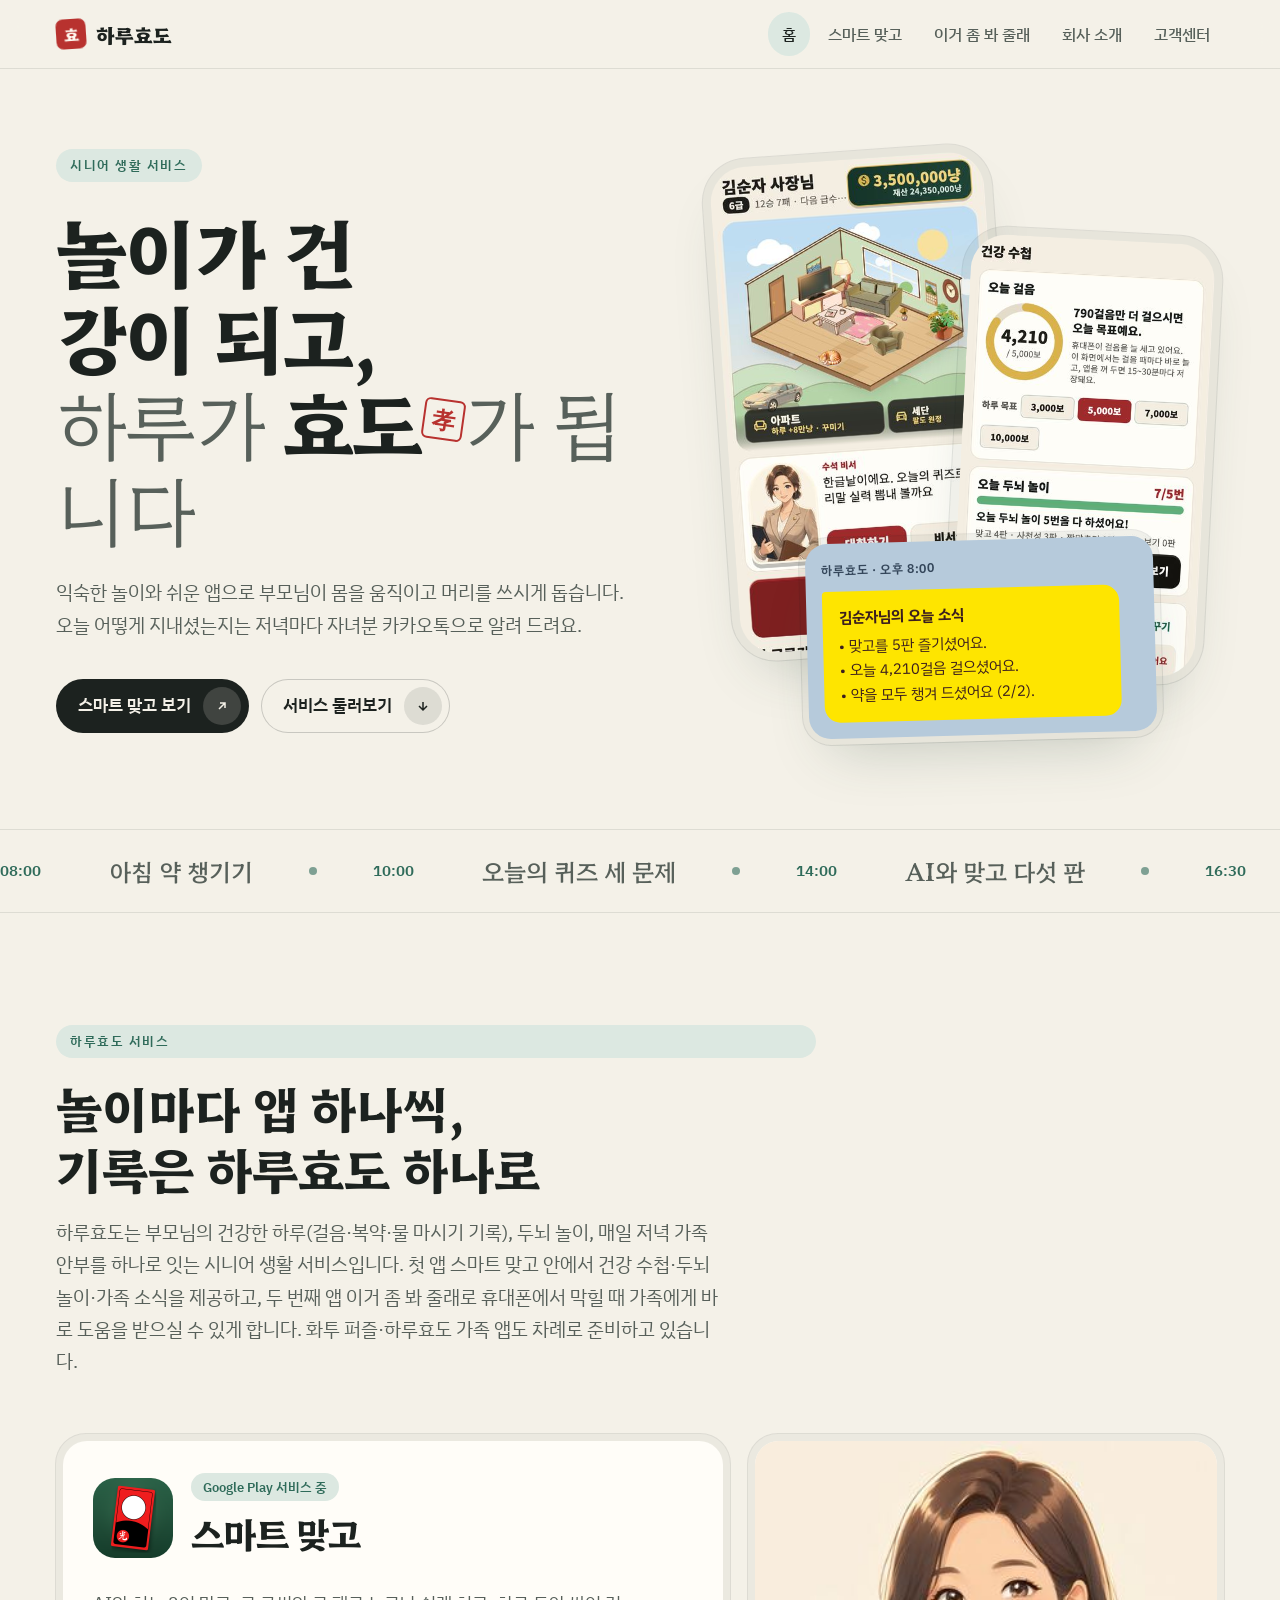
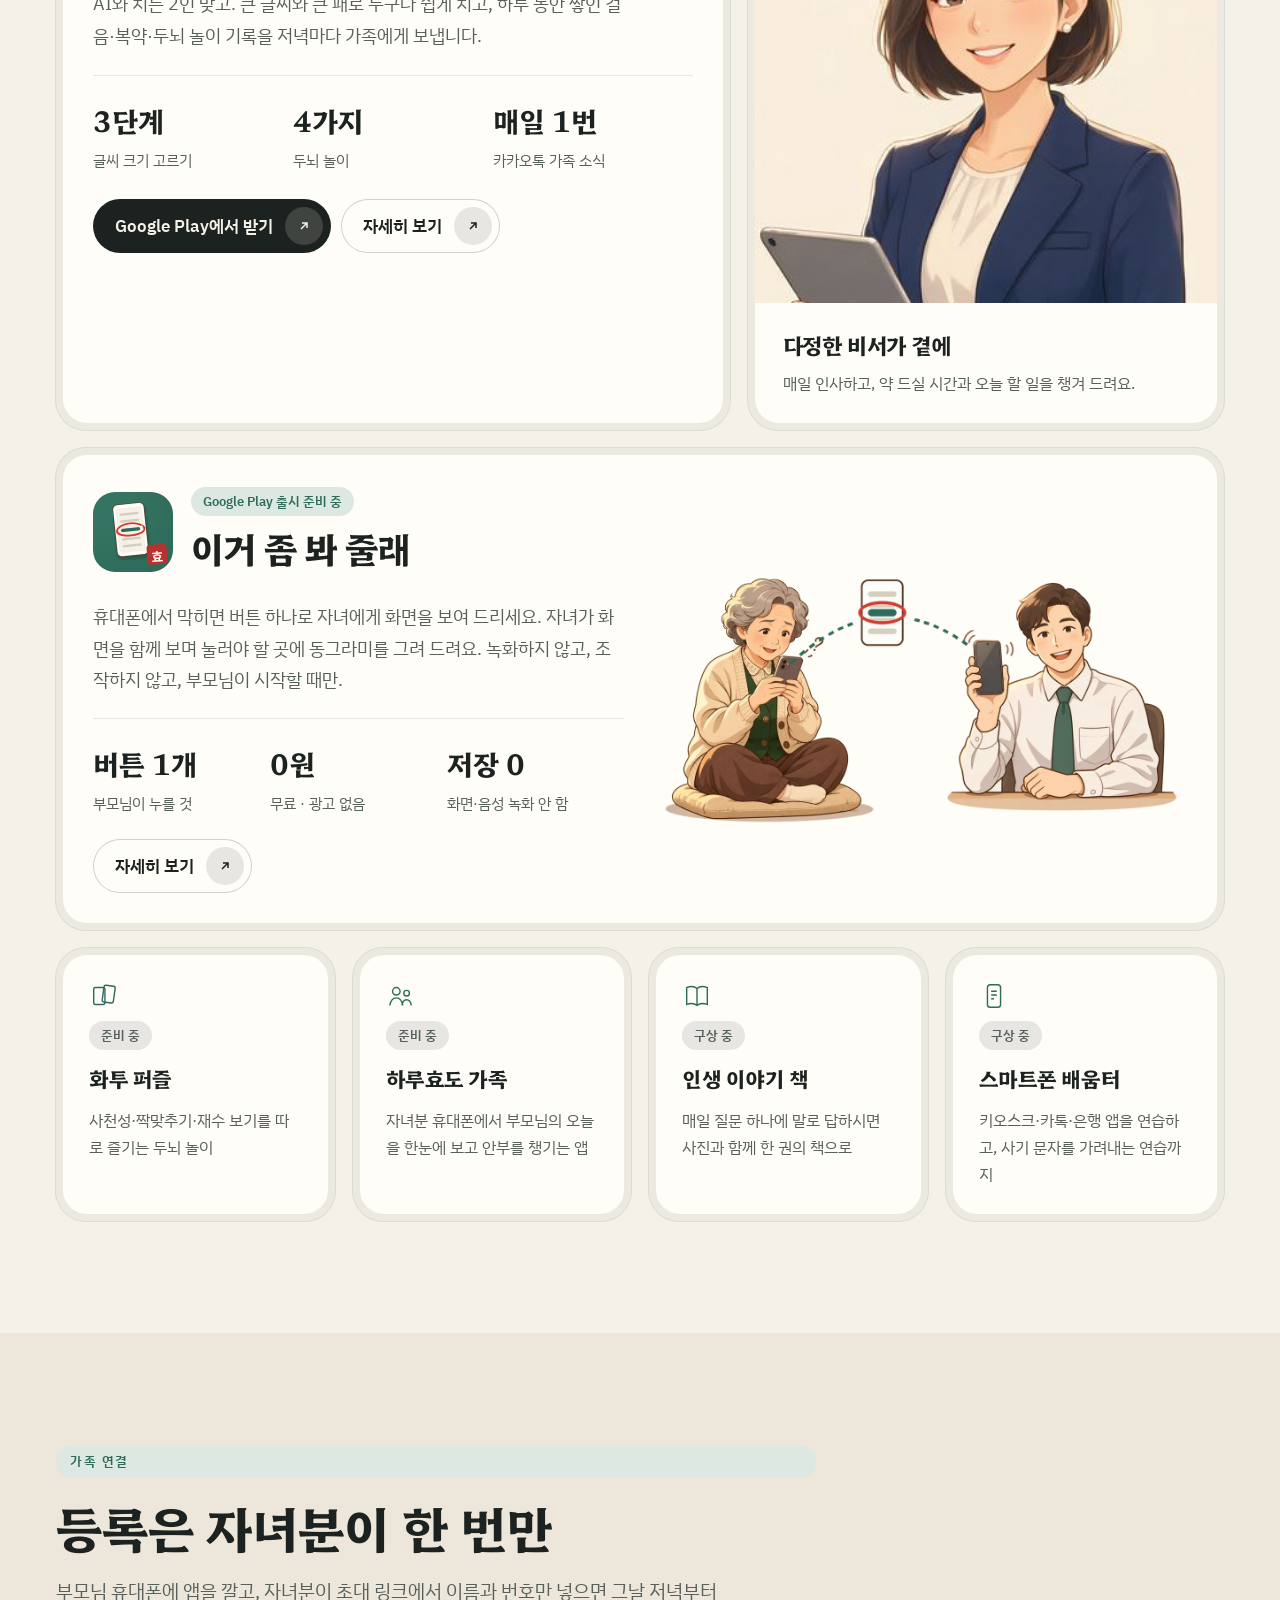
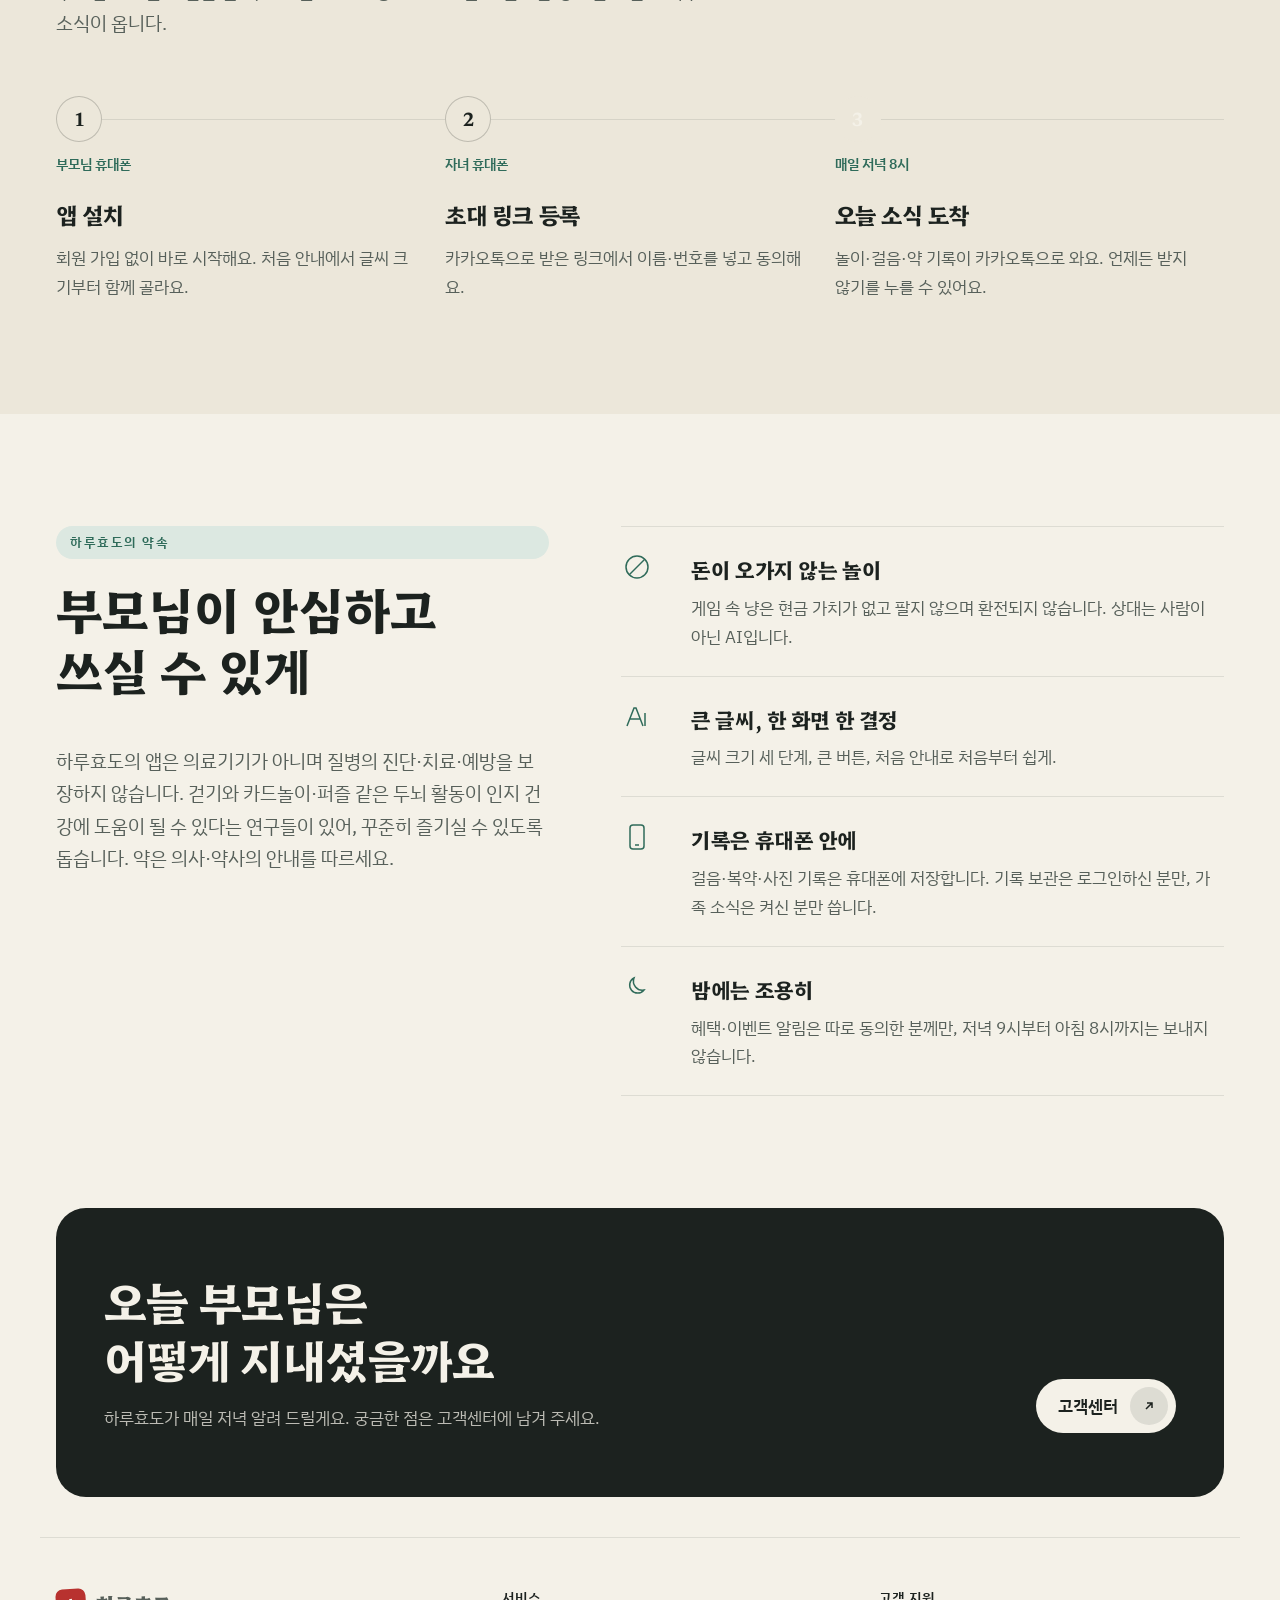
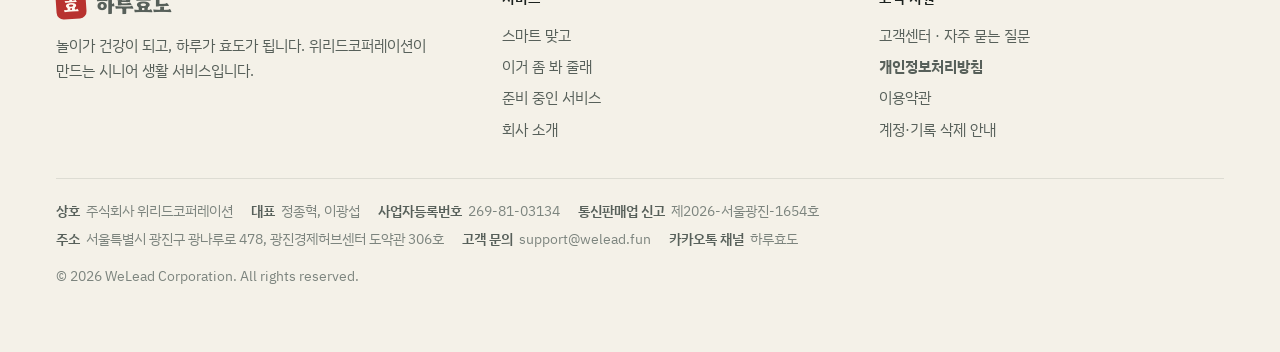
<file: index.html>
<!doctype html>
<html lang="ko">
<head>
<meta charset="utf-8">
<meta name="viewport" content="width=device-width,initial-scale=1,viewport-fit=cover">
<title>하루효도</title>
<meta name="description" content="놀이가 건강이 되고, 하루가 효도가 됩니다. 위리드코퍼레이션의 시니어 생활 서비스 하루효도.">
<link rel="preconnect" href="https://fonts.googleapis.com">
<link rel="preconnect" href="https://fonts.gstatic.com" crossorigin>
<link rel="stylesheet" href="https://fonts.googleapis.com/css2?family=Hahmlet:wght@300;500;700;800&family=IBM+Plex+Sans+KR:wght@400;500;600;700&display=swap">
<link rel="stylesheet" href="site.css">
<style>
/* 홈: 분할 히어로(큰 명조 문장 + 겹친 휴대폰·카톡) → 하루 흐름 띠 → 서비스 벤토 → 기록이 이어지는 순서 → 약속 */
.hero { display: grid; grid-template-columns: 1.05fr 0.95fr; gap: 56px; align-items: center; padding-block: 72px 88px; }
.hero > * { min-width: 0; }
.hero h1 { font-size: clamp(40px, 6vw, 80px); line-height: 1.12; margin-top: 24px; }
.hero h1 .soft { font-weight: 300; color: var(--ink-2); }
.hero h1 .stamp::after { content: "孝"; display: inline-grid; place-items: center; vertical-align: 1.1em; margin-left: 0.06em; font-size: 0.3em; width: 1.6em; height: 1.6em; line-height: 1; border: 2px solid var(--seal); color: var(--seal); border-radius: 6px; transform: rotate(8deg); font-weight: 800; }
.hero .lead { margin-top: 26px; font-size: 19px; color: var(--ink-2); max-width: 32em; }
.hero .cta { display: flex; flex-wrap: wrap; gap: 12px; margin-top: 36px; }

.stage { position: relative; height: 600px; }
.bezel { position: absolute; padding: 8px; border-radius: 44px; background: color-mix(in srgb, var(--ink) 6%, transparent); box-shadow: 0 0 0 1px var(--hair), var(--shadow); }
.bezel img { border-radius: 36px; width: 100%; height: auto; }
.phone-a { width: 290px; left: 4%; top: 10px; transform: rotate(-4deg); }
.phone-b { width: 260px; right: 2%; top: 90px; transform: rotate(3deg); }
.stage .kakao-card { position: absolute; left: 20%; bottom: 0; width: min(360px, 80%); padding: 6px; border-radius: 28px; background: color-mix(in srgb, var(--ink) 6%, transparent); box-shadow: 0 0 0 1px var(--hair), var(--shadow); transform: rotate(-1.5deg); }
.stage .kakao-card .kakao-bg { border-radius: 22px; padding: 16px; }
@media (prefers-reduced-motion: no-preference) {
  .phone-a { animation: drift 9s var(--ease) infinite alternate; }
  @keyframes drift { to { transform: rotate(-3deg) translateY(-10px); } }
}

.marquee { border-block: 1px solid var(--hair); overflow: hidden; padding-block: 20px; }
.track { display: flex; gap: 56px; width: max-content; font-family: var(--display); font-size: 24px; font-weight: 500; color: var(--ink-2); white-space: nowrap; }
.track span { display: inline-flex; align-items: center; gap: 56px; }
.track span::after { content: ""; width: 8px; height: 8px; border-radius: 50%; background: var(--jade); opacity: 0.6; }
.track time { color: var(--jade); font-family: var(--body); font-size: 15px; font-weight: 600; margin-right: 12px; }
@media (prefers-reduced-motion: no-preference) { .track { animation: slide 48s linear infinite; } @keyframes slide { to { transform: translateX(-50%); } } }

.bento { display: grid; grid-template-columns: repeat(12, minmax(0, 1fr)); gap: 18px; }
.b-main { grid-column: span 7; grid-row: span 2; }
.b-main .core { display: grid; gap: 24px; align-content: start; }
.b-main .title { display: flex; align-items: center; gap: 18px; }
.b-main .title img { width: 80px; height: 80px; border-radius: 22px; }
.b-main h3 { font-size: 36px; }
.facts { display: grid; grid-template-columns: repeat(3, minmax(0, 1fr)); border-top: 1px solid var(--hair); padding-top: 20px; }
.facts b { display: block; font-family: var(--display); font-size: 28px; font-variant-numeric: tabular-nums; }
.facts span { font-size: 14.5px; color: var(--ink-2); }
.b-sec { grid-column: span 5; grid-row: span 2; }
.b-sec .core { padding: 0; overflow: hidden; display: grid; grid-template-rows: 1fr auto; }
.b-sec img { width: 100%; height: 100%; object-fit: cover; object-position: 50% 20%; min-height: 240px; }
.b-sec .cap { padding: 22px 28px 26px; }
.b-sec .cap h3 { font-size: 22px; }
.b-sec .cap p { color: var(--ink-2); font-size: 16px; margin-top: 6px; }
.b-look { grid-column: span 12; }
.b-look .core { display: grid; grid-template-columns: 1fr 1fr; gap: 32px; align-items: center; }
.b-look .core > * { min-width: 0; }
.b-look .txt { display: grid; gap: 22px; align-content: start; }
.b-look .title { display: flex; align-items: center; gap: 18px; }
.b-look .title img { width: 80px; height: 80px; border-radius: 22px; }
.b-look h3 { font-size: 36px; }
.b-look .pic { width: 100%; height: auto; }
.b-soon { grid-column: span 3; }
.b-soon .core { display: grid; gap: 10px; align-content: start; padding: 26px; }
.b-soon h3 { font-size: 21px; }
.b-soon p { font-size: 15.5px; color: var(--ink-2); }
.b-soon svg { width: 30px; height: 30px; color: var(--jade); }
.b-soon small { font-size: 13.5px; color: var(--ink-3); }

.flow { list-style: none; margin: 0; padding: 0; display: grid; grid-template-columns: repeat(3, minmax(0, 1fr)); position: relative; }
.flow::before { content: ""; position: absolute; left: 0; right: 0; top: 23px; height: 1px; background: var(--hair); }
.step { padding-right: 32px; position: relative; display: grid; gap: 10px; align-content: start; }
.step .n { width: 46px; height: 46px; border-radius: 50%; background: var(--paper); box-shadow: inset 0 0 0 1px color-mix(in srgb, var(--ink) 22%, transparent); display: grid; place-items: center; font-family: var(--display); font-weight: 700; font-size: 18px; position: relative; }
section.tint .step .n { background: var(--paper-2); }
.step:last-child .n { background: var(--ink); color: var(--paper); box-shadow: none; }
.step h3 { font-size: 23px; margin-top: 8px; }
.step p { color: var(--ink-2); font-size: 16.5px; max-width: 22em; }
.step time { font-size: 14px; color: var(--jade); font-weight: 600; }

.promise { display: grid; grid-template-columns: 0.9fr 1.1fr; gap: 72px; align-items: start; }
.promise > * { min-width: 0; }
.vows { border-top: 1px solid var(--hair); }
.vow { display: grid; grid-template-columns: 52px 1fr; gap: 18px; padding: 24px 0; border-bottom: 1px solid var(--hair); }
.vow svg { width: 32px; height: 32px; color: var(--jade); }
.vow h3 { font-size: 21px; }
.vow p { color: var(--ink-2); font-size: 16.5px; margin-top: 6px; }
.notice { margin-top: 28px; font-size: 14.5px; color: var(--ink-3); line-height: 1.75; max-width: 40em; }

@media (max-width: 1000px) {
  .hero { grid-template-columns: 1fr; padding-block: 48px 40px; }
  .stage { height: 540px; max-width: 520px; width: 100%; margin: 0 auto; }
  .b-main, .b-sec { grid-column: span 12; }
  .b-look .core { grid-template-columns: 1fr; }
  .b-soon { grid-column: span 6; }
  .promise { grid-template-columns: 1fr; gap: 40px; }
}
@media (max-width: 720px) {
  .stage { height: auto; display: grid; gap: 18px; }
  .bezel, .stage .kakao-card { position: relative; inset: auto; transform: none; animation: none; width: 100%; }
  .phone-a { width: 80%; }
  .phone-b { display: none; }
  .b-soon { grid-column: span 12; }
  .facts { grid-template-columns: 1fr; gap: 12px; }
  .flow { grid-template-columns: 1fr; gap: 32px; }
  .flow::before { display: none; }
}
</style>
</head>
<body>
<header class="top">
  <div class="wrap">
    <a class="logo" href="./"><span class="seal">효</span>하루효도</a>
    <nav class="menu" aria-label="주 메뉴">
      <a href="./" aria-current="page">홈</a>
      <a href="smartmatgo.html">스마트 맞고</a>
      <a href="look.html">이거 좀 봐 줄래</a>
      <a href="about.html">회사 소개</a>
      <a href="support.html">고객센터</a>
    </nav>
  </div>
</header>

<main>
  <div class="wrap hero">
    <div>
      <span class="eyebrow">시니어 생활 서비스</span>
      <h1>놀이가 건강이 되고,<br><span class="soft">하루가</span> <span class="stamp">효도</span><span class="soft">가 됩니다</span></h1>
      <p class="lead">익숙한 놀이와 쉬운 앱으로 부모님이 몸을 움직이고 머리를 쓰시게 돕습니다. 오늘 어떻게 지내셨는지는 저녁마다 자녀분 카카오톡으로 알려 드려요.</p>
      <div class="cta">
        <a class="btn solid" href="smartmatgo.html">스마트 맞고 보기<span class="dot"><svg viewBox="0 0 14 14" fill="none" stroke="currentColor" stroke-width="1.5"><path d="M4 10 10 4M5 4h5v5"/></svg></span></a>
        <a class="btn line" href="#services">서비스 둘러보기<span class="dot"><svg viewBox="0 0 14 14" fill="none" stroke="currentColor" stroke-width="1.5"><path d="M7 3v8M3 7l4 4 4-4"/></svg></span></a>
      </div>
    </div>
    <div class="stage" aria-label="스마트 맞고 화면과 가족 소식 예시">
      <div class="bezel phone-a"><img src="img/matgo-table.jpg" alt="스마트 맞고 첫 화면: 집과 비서, 바로 시작 버튼" width="420" height="746"></div>
      <div class="bezel phone-b"><img src="img/matgo-lobby.jpg" alt="건강 수첩: 오늘 걸음 4,210보, 약 챙기기" width="420" height="746"></div>
      <div class="kakao-card"><div class="kakao-bg">
        <span class="meta">하루효도 · 오후 8:00</span>
        <div class="bubble"><b>김순자님의 오늘 소식</b>• 맞고를 5판 즐기셨어요.<br>• 오늘 4,210걸음 걸으셨어요.<br>• 약을 모두 챙겨 드셨어요 (2/2).</div>
      </div></div>
    </div>
  </div>

  <div class="marquee" aria-label="하루효도로 보내는 하루 예시">
    <div class="track">
      <span><time>08:00</time>아침 약 챙기기</span><span><time>10:00</time>오늘의 퀴즈 세 문제</span><span><time>14:00</time>AI와 맞고 다섯 판</span><span><time>16:30</time>동네 한 바퀴 4,210걸음</span><span><time>20:00</time>자녀에게 오늘 소식</span>
      <span aria-hidden="true"><time>08:00</time>아침 약 챙기기</span><span aria-hidden="true"><time>10:00</time>오늘의 퀴즈 세 문제</span><span aria-hidden="true"><time>14:00</time>AI와 맞고 다섯 판</span><span aria-hidden="true"><time>16:30</time>동네 한 바퀴 4,210걸음</span><span aria-hidden="true"><time>20:00</time>자녀에게 오늘 소식</span>
    </div>
  </div>

  <section id="services">
    <div class="wrap">
      <div class="head reveal">
        <span class="eyebrow">하루효도 서비스</span>
        <h2>놀이마다 앱 하나씩,<br>기록은 하루효도 하나로</h2>
        <p>하루효도는 부모님의 건강한 하루(걸음·복약·물 마시기 기록), 두뇌 놀이, 매일 저녁 가족 안부를 하나로 잇는 시니어 생활 서비스입니다. 첫 앱 스마트 맞고 안에서 건강 수첩·두뇌 놀이·가족 소식을 제공하고, 두 번째 앱 이거 좀 봐 줄래로 휴대폰에서 막힐 때 가족에게 바로 도움을 받으실 수 있게 합니다. 화투 퍼즐·하루효도 가족 앱도 차례로 준비하고 있습니다.</p>
      </div>
      <div class="bento">
        <article class="shell b-main reveal"><div class="core">
          <div class="title"><img src="img/matgo-icon.png" alt="스마트 맞고 아이콘" width="160" height="160"><div><span class="pill">Google Play 서비스 중</span><h3>스마트 맞고</h3></div></div>
          <p class="muted" style="font-size:18px;max-width:30em">AI와 치는 2인 맞고. 큰 글씨와 큰 패로 누구나 쉽게 치고, 하루 동안 쌓인 걸음·복약·두뇌 놀이 기록을 저녁마다 가족에게 보냅니다.</p>
          <div class="facts"><div><b>3단계</b><span>글씨 크기 고르기</span></div><div><b>4가지</b><span>두뇌 놀이</span></div><div><b>매일 1번</b><span>카카오톡 가족 소식</span></div></div>
          <div style="display:flex;flex-wrap:wrap;gap:10px"><a class="btn solid" href="https://play.google.com/store/apps/details?id=fun.welead.smartmatgo" target="_blank" rel="noopener">Google Play에서 받기<span class="dot"><svg viewBox="0 0 14 14" fill="none" stroke="currentColor" stroke-width="1.5"><path d="M4 10 10 4M5 4h5v5"/></svg></span></a><a class="btn line" href="smartmatgo.html">자세히 보기<span class="dot"><svg viewBox="0 0 14 14" fill="none" stroke="currentColor" stroke-width="1.5"><path d="M4 10 10 4M5 4h5v5"/></svg></span></a></div>
        </div></article>
        <article class="shell b-sec reveal"><div class="core">
          <img src="img/secretary.jpg" alt="정장을 입고 태블릿을 든 비서 캐릭터" width="360" height="360">
          <div class="cap"><h3>다정한 비서가 곁에</h3><p>매일 인사하고, 약 드실 시간과 오늘 할 일을 챙겨 드려요.</p></div>
        </div></article>
        <article class="shell b-look reveal"><div class="core">
          <div class="txt">
            <div class="title"><img src="img/look-icon.png" alt="이거 좀 봐 줄래 아이콘" width="160" height="160"><div><span class="pill">Google Play 출시 준비 중</span><h3>이거 좀 봐 줄래</h3></div></div>
            <p class="muted" style="font-size:18px;max-width:30em">휴대폰에서 막히면 버튼 하나로 자녀에게 화면을 보여 드리세요. 자녀가 화면을 함께 보며 눌러야 할 곳에 동그라미를 그려 드려요. 녹화하지 않고, 조작하지 않고, 부모님이 시작할 때만.</p>
            <div class="facts"><div><b>버튼 1개</b><span>부모님이 누를 것</span></div><div><b>0원</b><span>무료 · 광고 없음</span></div><div><b>저장 0</b><span>화면·음성 녹화 안 함</span></div></div>
            <a class="btn line" href="look.html" style="justify-self:start">자세히 보기<span class="dot"><svg viewBox="0 0 14 14" fill="none" stroke="currentColor" stroke-width="1.5"><path d="M4 10 10 4M5 4h5v5"/></svg></span></a>
          </div>
          <img class="pic" src="img/look-together.webp" alt="휴대폰을 든 어머니와 벨이 울리는 휴대폰을 든 아들, 그 사이 화면 위 빨간 동그라미" width="1200" height="620" loading="lazy">
        </div></article>
        <article class="shell b-soon reveal"><div class="core">
          <svg viewBox="0 0 32 32" fill="none" stroke="currentColor" stroke-width="1.5"><rect x="5" y="7" width="12" height="18" rx="2"/><rect x="15" y="5" width="12" height="18" rx="2" transform="rotate(8 21 14)"/></svg>
          <span class="pill wait">준비 중</span><h3>화투 퍼즐</h3><p>사천성·짝맞추기·재수 보기를 따로 즐기는 두뇌 놀이</p>
        </div></article>
        <article class="shell b-soon reveal"><div class="core">
          <svg viewBox="0 0 32 32" fill="none" stroke="currentColor" stroke-width="1.5"><circle cx="11" cy="11" r="4"/><circle cx="22" cy="13" r="3"/><path d="M4 26c1-5 4-8 7-8s6 3 7 8M17 26c.6-3.4 2.6-6 5-6s4.4 2.6 5 6"/></svg>
          <span class="pill wait">준비 중</span><h3>하루효도 가족</h3><p>자녀분 휴대폰에서 부모님의 오늘을 한눈에 보고 안부를 챙기는 앱</p>
        </div></article>
        <article class="shell b-soon reveal"><div class="core">
          <svg viewBox="0 0 32 32" fill="none" stroke="currentColor" stroke-width="1.5"><path d="M5 7c4-1.5 8-1.5 11 1 3-2.5 7-2.5 11-1v18c-4-1.5-8-1.5-11 1-3-2.5-7-2.5-11-1z"/><path d="M16 8v18"/></svg>
          <span class="pill wait">구상 중</span><h3>인생 이야기 책</h3><p>매일 질문 하나에 말로 답하시면 사진과 함께 한 권의 책으로</p>
        </div></article>
        <article class="shell b-soon reveal"><div class="core">
          <svg viewBox="0 0 32 32" fill="none" stroke="currentColor" stroke-width="1.5"><rect x="9" y="4" width="14" height="24" rx="3"/><path d="M13 11h6M13 15h6M13 19h3"/></svg>
          <span class="pill wait">구상 중</span><h3>스마트폰 배움터</h3><p>키오스크·카톡·은행 앱을 연습하고, 사기 문자를 가려내는 연습까지</p>
        </div></article>
      </div>
    </div>
  </section>

  <section class="tint" id="connect">
    <div class="wrap">
      <div class="head reveal">
        <span class="eyebrow">가족 연결</span>
        <h2>등록은 자녀분이 한 번만</h2>
        <p>부모님 휴대폰에 앱을 깔고, 자녀분이 초대 링크에서 이름과 번호만 넣으면 그날 저녁부터 소식이 옵니다.</p>
      </div>
      <ol class="flow reveal">
        <li class="step"><span class="n">1</span><time>부모님 휴대폰</time><h3>앱 설치</h3><p>회원 가입 없이 바로 시작해요. 처음 안내에서 글씨 크기부터 함께 골라요.</p></li>
        <li class="step"><span class="n">2</span><time>자녀 휴대폰</time><h3>초대 링크 등록</h3><p>카카오톡으로 받은 링크에서 이름·번호를 넣고 동의해요.</p></li>
        <li class="step"><span class="n">3</span><time>매일 저녁 8시</time><h3>오늘 소식 도착</h3><p>놀이·걸음·약 기록이 카카오톡으로 와요. 언제든 받지 않기를 누를 수 있어요.</p></li>
      </ol>
    </div>
  </section>

  <section>
    <div class="wrap promise">
      <div class="head reveal" style="margin-bottom:0">
        <span class="eyebrow">하루효도의 약속</span>
        <h2>부모님이 안심하고<br>쓰실 수 있게</h2>
        <p class="notice">하루효도의 앱은 의료기기가 아니며 질병의 진단·치료·예방을 보장하지 않습니다. 걷기와 카드놀이·퍼즐 같은 두뇌 활동이 인지 건강에 도움이 될 수 있다는 연구들이 있어, 꾸준히 즐기실 수 있도록 돕습니다. 약은 의사·약사의 안내를 따르세요.</p>
      </div>
      <div class="vows reveal">
        <div class="vow"><svg viewBox="0 0 32 32" fill="none" stroke="currentColor" stroke-width="1.5"><circle cx="16" cy="16" r="11"/><path d="M8 24 24 8"/></svg><div><h3>돈이 오가지 않는 놀이</h3><p>게임 속 냥은 현금 가치가 없고 팔지 않으며 환전되지 않습니다. 상대는 사람이 아닌 AI입니다.</p></div></div>
        <div class="vow"><svg viewBox="0 0 32 32" fill="none" stroke="currentColor" stroke-width="1.5"><path d="M6 25 13 7h2l7 18M9 18h10"/><path d="M24 12v13"/></svg><div><h3>큰 글씨, 한 화면 한 결정</h3><p>글씨 크기 세 단계, 큰 버튼, 처음 안내로 처음부터 쉽게.</p></div></div>
        <div class="vow"><svg viewBox="0 0 32 32" fill="none" stroke="currentColor" stroke-width="1.5"><rect x="9" y="4" width="14" height="24" rx="3"/><path d="M14 24h4"/></svg><div><h3>기록은 휴대폰 안에</h3><p>걸음·복약·사진 기록은 휴대폰에 저장합니다. 기록 보관은 로그인하신 분만, 가족 소식은 켜신 분만 씁니다.</p></div></div>
        <div class="vow"><svg viewBox="0 0 32 32" fill="none" stroke="currentColor" stroke-width="1.5"><path d="M23 19a8 8 0 1 1-10-12 9 9 0 0 0 10 12z"/></svg><div><h3>밤에는 조용히</h3><p>혜택·이벤트 알림은 따로 동의한 분께만, 저녁 9시부터 아침 8시까지는 보내지 않습니다.</p></div></div>
      </div>
    </div>
  </section>

  <div class="wrap">
    <div class="closing reveal">
      <div>
        <h2>오늘 부모님은<br>어떻게 지내셨을까요</h2>
        <p>하루효도가 매일 저녁 알려 드릴게요. 궁금한 점은 고객센터에 남겨 주세요.</p>
      </div>
      <a class="btn solid" href="support.html">고객센터<span class="dot"><svg viewBox="0 0 14 14" fill="none" stroke="currentColor" stroke-width="1.5"><path d="M4 10 10 4M5 4h5v5"/></svg></span></a>
    </div>
  </div>
</main>

<footer class="wrap foot">
  <div class="cols">
    <div class="about"><a class="logo" href="./"><span class="seal">효</span>하루효도</a><p>놀이가 건강이 되고, 하루가 효도가 됩니다. 위리드코퍼레이션이 만드는 시니어 생활 서비스입니다.</p></div>
    <div><h4>서비스</h4><ul><li><a href="smartmatgo.html">스마트 맞고</a></li><li><a href="look.html">이거 좀 봐 줄래</a></li><li><a href="./#services">준비 중인 서비스</a></li><li><a href="about.html">회사 소개</a></li></ul></div>
    <div><h4>고객 지원</h4><ul><li><a href="support.html">고객센터 · 자주 묻는 질문</a></li><li><a href="https://registr0716.github.io/smartmatgo/privacy.html" target="_blank" rel="noopener"><b>개인정보처리방침</b></a></li><li><a href="https://registr0716.github.io/smartmatgo/terms.html" target="_blank" rel="noopener">이용약관</a></li><li><a href="https://registr0716.github.io/smartmatgo/delete.html" target="_blank" rel="noopener">계정·기록 삭제 안내</a></li></ul></div>
  </div>
  <div class="biz">
    <div class="row-b"><span><b>상호</b>주식회사 위리드코퍼레이션</span><span><b>대표</b>정종혁, 이광섭</span><span><b>사업자등록번호</b>269-81-03134</span><span><b>통신판매업 신고</b>제2026-서울광진-1654호</span></div>
    <div class="row-b"><span><b>주소</b>서울특별시 광진구 광나루로 478, 광진경제허브센터 도약관 306호</span><span><b>고객 문의</b>support@welead.fun</span><span><b>카카오톡 채널</b>하루효도</span></div>
    <span class="copy">© 2026 WeLead Corporation. All rights reserved.</span>
  </div>
</footer>
<script src="site.js"></script>
</body>
</html>
</file>
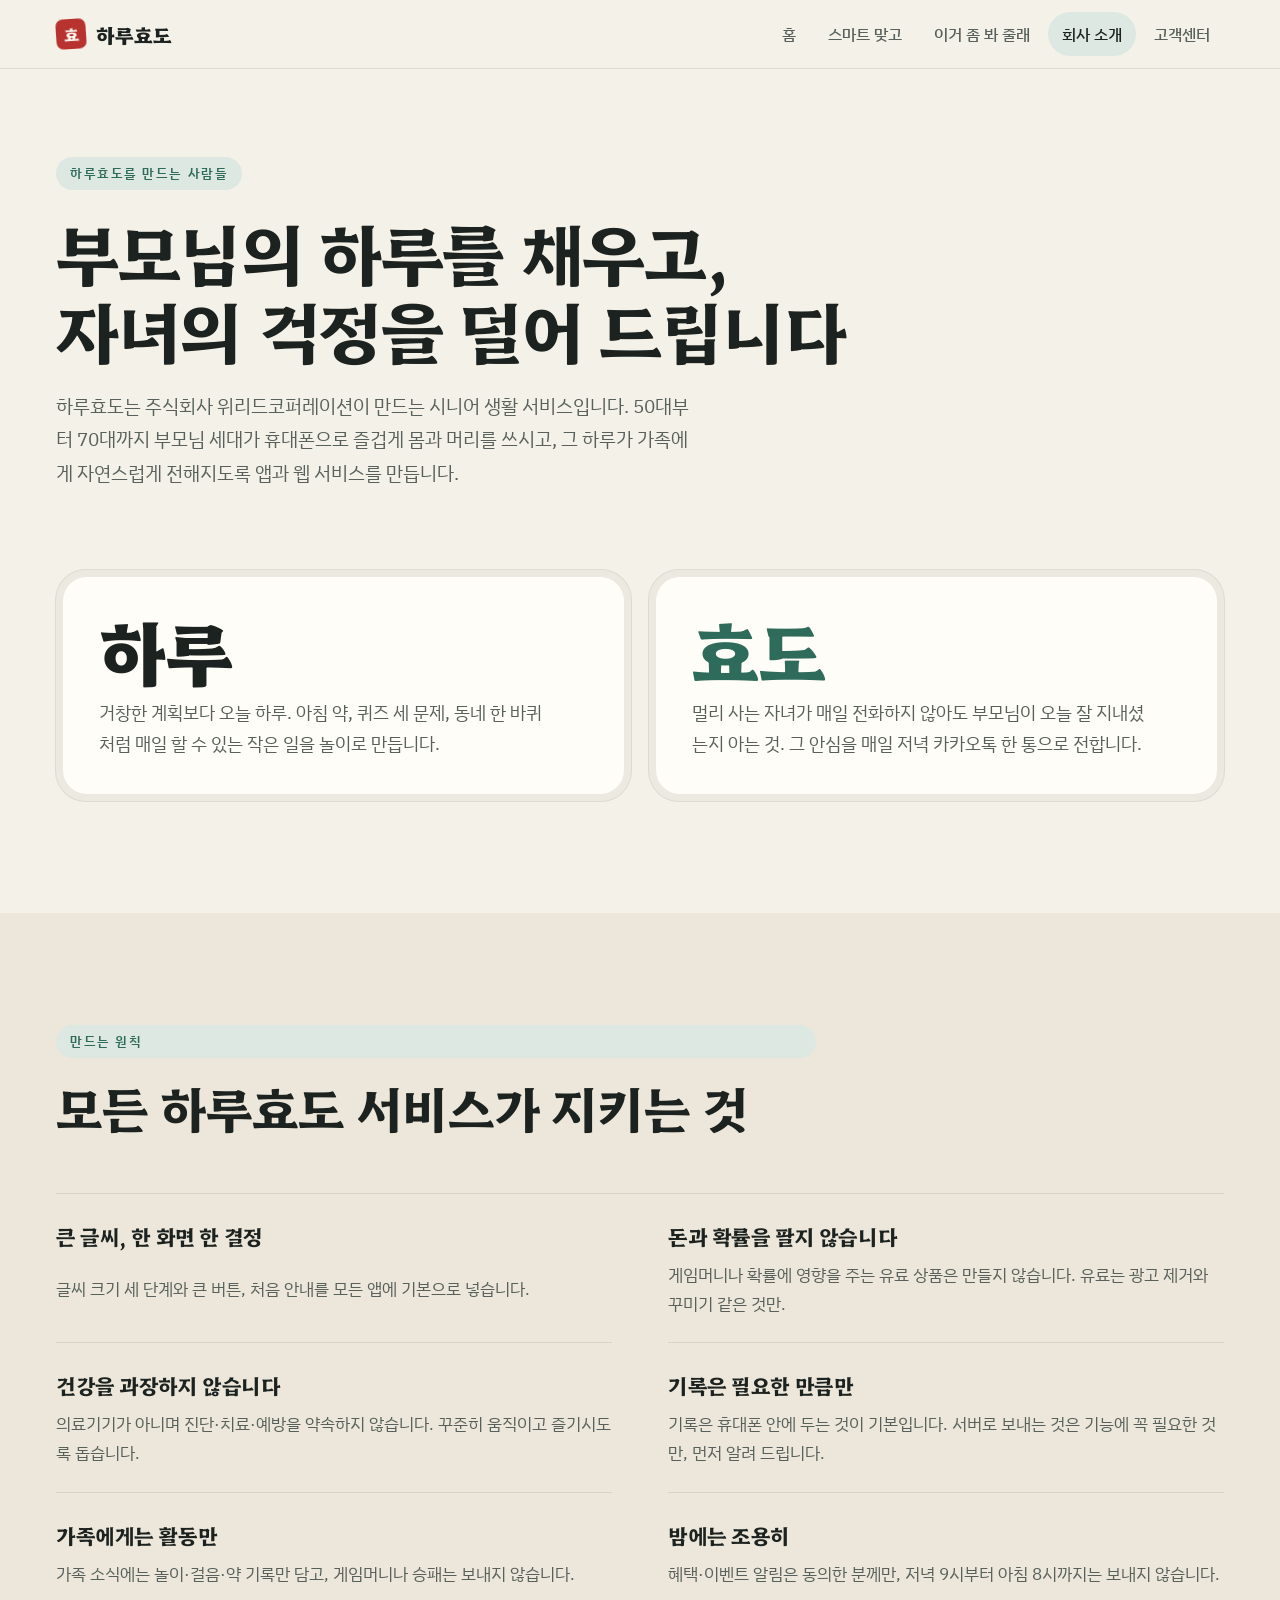
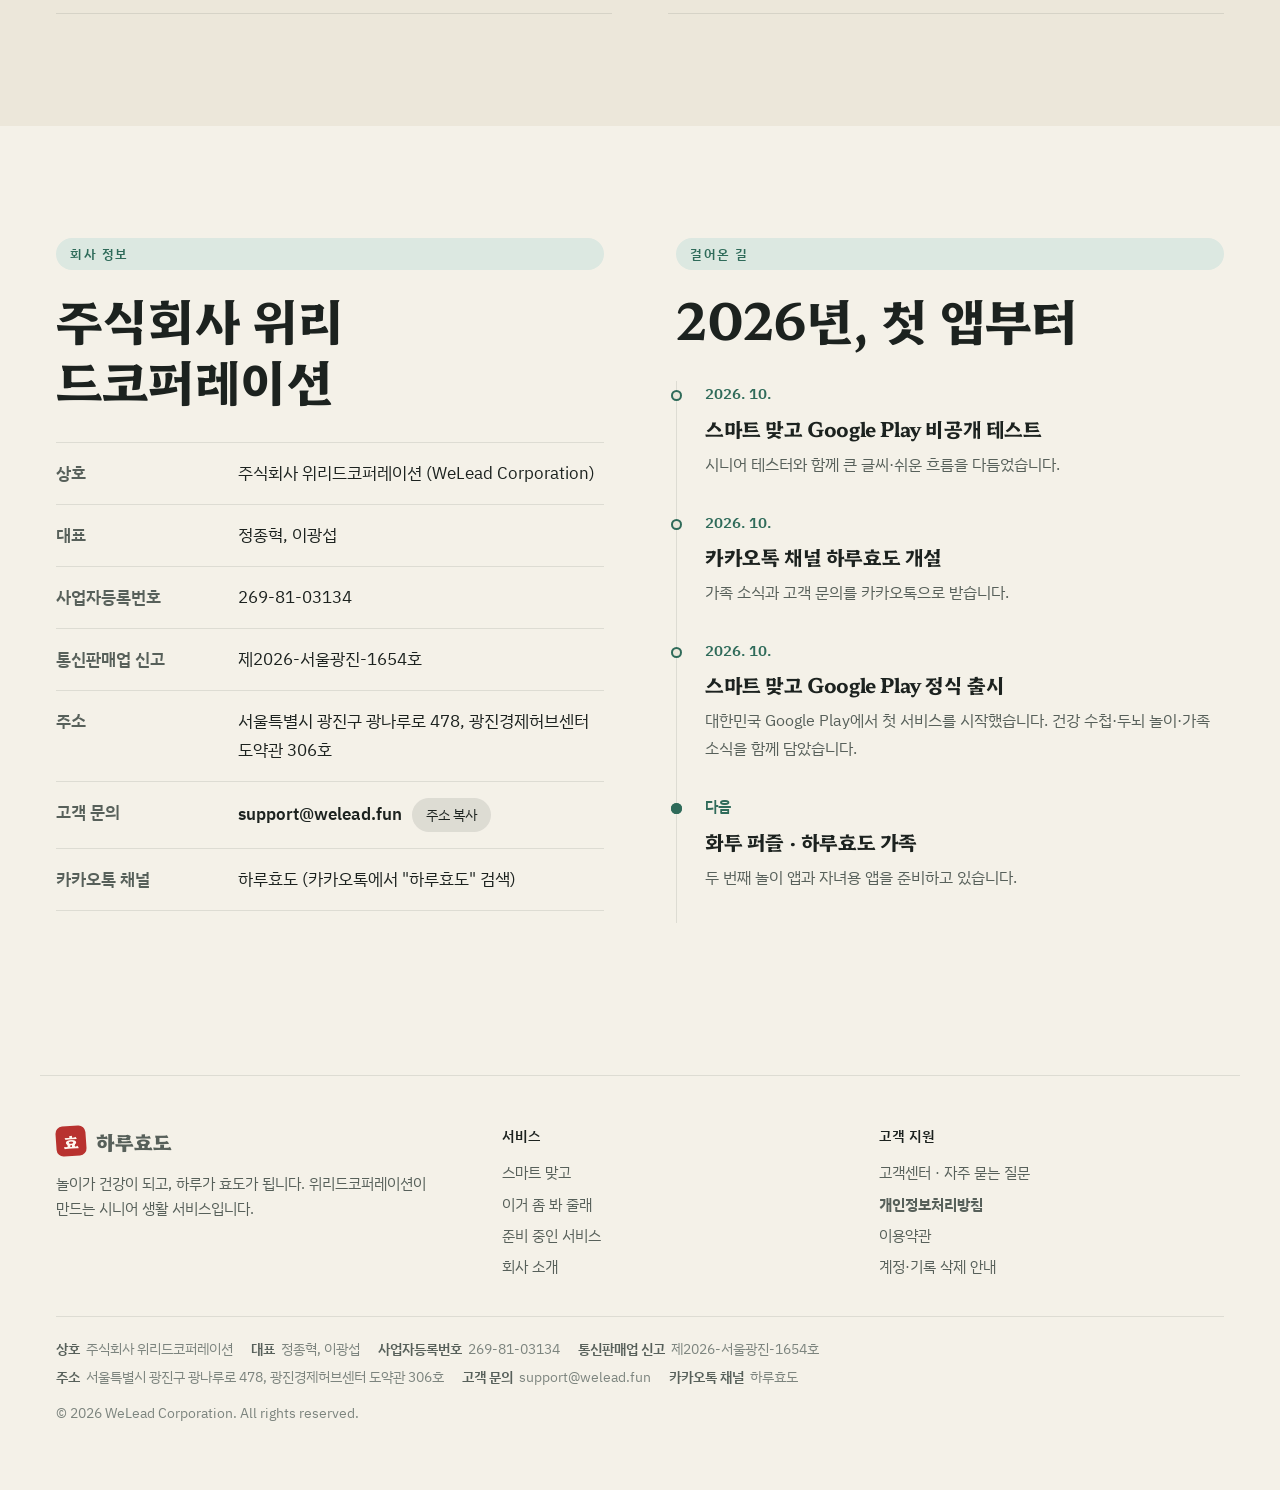
<file: about.html>
<!doctype html>
<html lang="ko">
<head>
<meta charset="utf-8">
<meta name="viewport" content="width=device-width,initial-scale=1,viewport-fit=cover">
<title>회사 소개 · 하루효도</title>
<link rel="preconnect" href="https://fonts.googleapis.com">
<link rel="preconnect" href="https://fonts.gstatic.com" crossorigin>
<link rel="stylesheet" href="https://fonts.googleapis.com/css2?family=Hahmlet:wght@300;500;700;800&family=IBM+Plex+Sans+KR:wght@400;500;600;700&display=swap">
<link rel="stylesheet" href="site.css">
<style>
:root { padding-top: env(safe-area-inset-top, 0px); padding-bottom: env(safe-area-inset-bottom, 0px); }
[hidden] { display: none !important; }
/* 회사 소개: 큰 문장 하나 → 이름의 뜻(하루 + 효도) → 만드는 원칙 → 회사 정보 표 → 걸어온 길 */
.meaning { display: grid; grid-template-columns: repeat(2, minmax(0, 1fr)); gap: 18px; }
.meaning .core { display: grid; gap: 12px; padding: 36px; }
.meaning .word { font-family: var(--display); font-size: clamp(48px, 6vw, 72px); font-weight: 800; line-height: 1; }
.meaning .word.hyo { color: var(--jade); }
.meaning p { color: var(--ink-2); font-size: 17.5px; max-width: 26em; }
.rules { list-style: none; margin: 0; padding: 0; display: grid; grid-template-columns: repeat(2, minmax(0, 1fr)); gap: 0 56px; border-top: 1px solid var(--hair); }
.rules li { padding: 24px 0; border-bottom: 1px solid var(--hair); display: grid; gap: 6px; }
.rules h3 { font-size: 21px; }
.rules p { color: var(--ink-2); font-size: 16.5px; }
.info { width: 100%; border-collapse: collapse; font-size: 16.5px; }
.info th, .info td { text-align: left; padding: 16px 0; border-bottom: 1px solid var(--hair); vertical-align: top; }
.info th { width: 11em; font-weight: 600; color: var(--ink-2); padding-right: 16px; }
.info tr:first-child th, .info tr:first-child td { border-top: 1px solid var(--hair); }
.timeline { list-style: none; margin: 0; padding: 0; display: grid; gap: 0; border-left: 1px solid var(--hair); }
.timeline li { position: relative; padding: 0 0 32px 28px; display: grid; gap: 4px; }
.timeline li::before { content: ""; position: absolute; left: -6px; top: 9px; width: 11px; height: 11px; border-radius: 50%; background: var(--paper-2); box-shadow: inset 0 0 0 2px var(--jade); }
.timeline li.next::before { background: var(--jade); }
.timeline time { font-size: 14.5px; font-weight: 600; color: var(--jade); font-variant-numeric: tabular-nums; }
.timeline h3 { font-size: 20px; }
.timeline p { color: var(--ink-2); font-size: 16px; }
.two { display: grid; grid-template-columns: 1fr 1fr; gap: 72px; align-items: start; }
.two > * { min-width: 0; }
@media (max-width: 900px) {
  .meaning, .rules, .two { grid-template-columns: 1fr; }
  .two { gap: 48px; }
}
@media (max-width: 520px) {
  .info th { width: auto; display: block; padding-bottom: 0; border-bottom: 0; }
  .info td { display: block; padding-top: 4px; }
  .info tr:first-child td { border-top: 0; }
}
</style>
</head>
<body>
<header class="top">
  <div class="wrap">
    <a class="logo" href="./"><span class="seal">효</span>하루효도</a>
    <nav class="menu" aria-label="주 메뉴">
      <a href="./">홈</a>
      <a href="smartmatgo.html">스마트 맞고</a>
      <a href="look.html">이거 좀 봐 줄래</a>
      <a href="about.html" aria-current="page">회사 소개</a>
      <a href="support.html">고객센터</a>
    </nav>
  </div>
</header>

<main>
  <div class="wrap page-head">
    <span class="eyebrow">하루효도를 만드는 사람들</span>
    <h1>부모님의 하루를 채우고,<br>자녀의 걱정을 덜어 드립니다</h1>
    <p class="lead">하루효도는 주식회사 위리드코퍼레이션이 만드는 시니어 생활 서비스입니다. 50대부터 70대까지 부모님 세대가 휴대폰으로 즐겁게 몸과 머리를 쓰시고, 그 하루가 가족에게 자연스럽게 전해지도록 앱과 웹 서비스를 만듭니다.</p>
  </div>

  <section style="padding-top:56px">
    <div class="wrap">
      <div class="meaning reveal">
        <div class="shell"><div class="core"><span class="word">하루</span><p>거창한 계획보다 오늘 하루. 아침 약, 퀴즈 세 문제, 동네 한 바퀴처럼 매일 할 수 있는 작은 일을 놀이로 만듭니다.</p></div></div>
        <div class="shell"><div class="core"><span class="word hyo">효도</span><p>멀리 사는 자녀가 매일 전화하지 않아도 부모님이 오늘 잘 지내셨는지 아는 것. 그 안심을 매일 저녁 카카오톡 한 통으로 전합니다.</p></div></div>
      </div>
    </div>
  </section>

  <section class="tint">
    <div class="wrap">
      <div class="head reveal"><span class="eyebrow">만드는 원칙</span><h2>모든 하루효도 서비스가 지키는 것</h2></div>
      <ul class="rules reveal">
        <li><h3>큰 글씨, 한 화면 한 결정</h3><p>글씨 크기 세 단계와 큰 버튼, 처음 안내를 모든 앱에 기본으로 넣습니다.</p></li>
        <li><h3>돈과 확률을 팔지 않습니다</h3><p>게임머니나 확률에 영향을 주는 유료 상품은 만들지 않습니다. 유료는 광고 제거와 꾸미기 같은 것만.</p></li>
        <li><h3>건강을 과장하지 않습니다</h3><p>의료기기가 아니며 진단·치료·예방을 약속하지 않습니다. 꾸준히 움직이고 즐기시도록 돕습니다.</p></li>
        <li><h3>기록은 필요한 만큼만</h3><p>기록은 휴대폰 안에 두는 것이 기본입니다. 서버로 보내는 것은 기능에 꼭 필요한 것만, 먼저 알려 드립니다.</p></li>
        <li><h3>가족에게는 활동만</h3><p>가족 소식에는 놀이·걸음·약 기록만 담고, 게임머니나 승패는 보내지 않습니다.</p></li>
        <li><h3>밤에는 조용히</h3><p>혜택·이벤트 알림은 동의한 분께만, 저녁 9시부터 아침 8시까지는 보내지 않습니다.</p></li>
      </ul>
    </div>
  </section>

  <section>
    <div class="wrap two">
      <div class="reveal">
        <div class="head" style="margin-bottom:32px"><span class="eyebrow">회사 정보</span><h2>주식회사 위리드코퍼레이션</h2></div>
        <table class="info">
          <tr><th scope="row">상호</th><td>주식회사 위리드코퍼레이션 (WeLead Corporation)</td></tr>
          <tr><th scope="row">대표</th><td>정종혁, 이광섭</td></tr>
          <tr><th scope="row">사업자등록번호</th><td>269-81-03134</td></tr>
          <tr><th scope="row">통신판매업 신고</th><td>제2026-서울광진-1654호</td></tr>
          <tr><th scope="row">주소</th><td>서울특별시 광진구 광나루로 478, 광진경제허브센터 도약관 306호</td></tr>
          <tr><th scope="row">고객 문의</th><td><span class="copyline"><code>support@welead.fun</code><button type="button" data-copy="support@welead.fun">주소 복사</button></span></td></tr>
          <tr><th scope="row">카카오톡 채널</th><td>하루효도 (카카오톡에서 "하루효도" 검색)</td></tr>
        </table>
      </div>
      <div class="reveal">
        <div class="head" style="margin-bottom:32px"><span class="eyebrow">걸어온 길</span><h2>2026년, 첫 앱부터</h2></div>
        <ol class="timeline">
          <li><time>2026. 10.</time><h3>스마트 맞고 Google Play 비공개 테스트</h3><p>시니어 테스터와 함께 큰 글씨·쉬운 흐름을 다듬었습니다.</p></li>
          <li><time>2026. 10.</time><h3>카카오톡 채널 하루효도 개설</h3><p>가족 소식과 고객 문의를 카카오톡으로 받습니다.</p></li>
          <li><time>2026. 10.</time><h3>스마트 맞고 Google Play 정식 출시</h3><p>대한민국 Google Play에서 첫 서비스를 시작했습니다. 건강 수첩·두뇌 놀이·가족 소식을 함께 담았습니다.</p></li>
          <li class="next"><time>다음</time><h3>화투 퍼즐 · 하루효도 가족</h3><p>두 번째 놀이 앱과 자녀용 앱을 준비하고 있습니다.</p></li>
        </ol>
      </div>
    </div>
  </section>
</main>

<footer class="wrap foot">
  <div class="cols">
    <div class="about"><a class="logo" href="./"><span class="seal">효</span>하루효도</a><p>놀이가 건강이 되고, 하루가 효도가 됩니다. 위리드코퍼레이션이 만드는 시니어 생활 서비스입니다.</p></div>
    <div><h4>서비스</h4><ul><li><a href="smartmatgo.html">스마트 맞고</a></li><li><a href="look.html">이거 좀 봐 줄래</a></li><li><a href="./#services">준비 중인 서비스</a></li><li><a href="about.html">회사 소개</a></li></ul></div>
    <div><h4>고객 지원</h4><ul><li><a href="support.html">고객센터 · 자주 묻는 질문</a></li><li><a href="https://registr0716.github.io/smartmatgo/privacy.html" target="_blank" rel="noopener"><b>개인정보처리방침</b></a></li><li><a href="https://registr0716.github.io/smartmatgo/terms.html" target="_blank" rel="noopener">이용약관</a></li><li><a href="https://registr0716.github.io/smartmatgo/delete.html" target="_blank" rel="noopener">계정·기록 삭제 안내</a></li></ul></div>
  </div>
  <div class="biz">
    <div class="row-b"><span><b>상호</b>주식회사 위리드코퍼레이션</span><span><b>대표</b>정종혁, 이광섭</span><span><b>사업자등록번호</b>269-81-03134</span><span><b>통신판매업 신고</b>제2026-서울광진-1654호</span></div>
    <div class="row-b"><span><b>주소</b>서울특별시 광진구 광나루로 478, 광진경제허브센터 도약관 306호</span><span><b>고객 문의</b>support@welead.fun</span><span><b>카카오톡 채널</b>하루효도</span></div>
    <span class="copy">© 2026 WeLead Corporation. All rights reserved.</span>
  </div>
</footer>
<script src="site.js"></script>
</body>
</html>
</file>
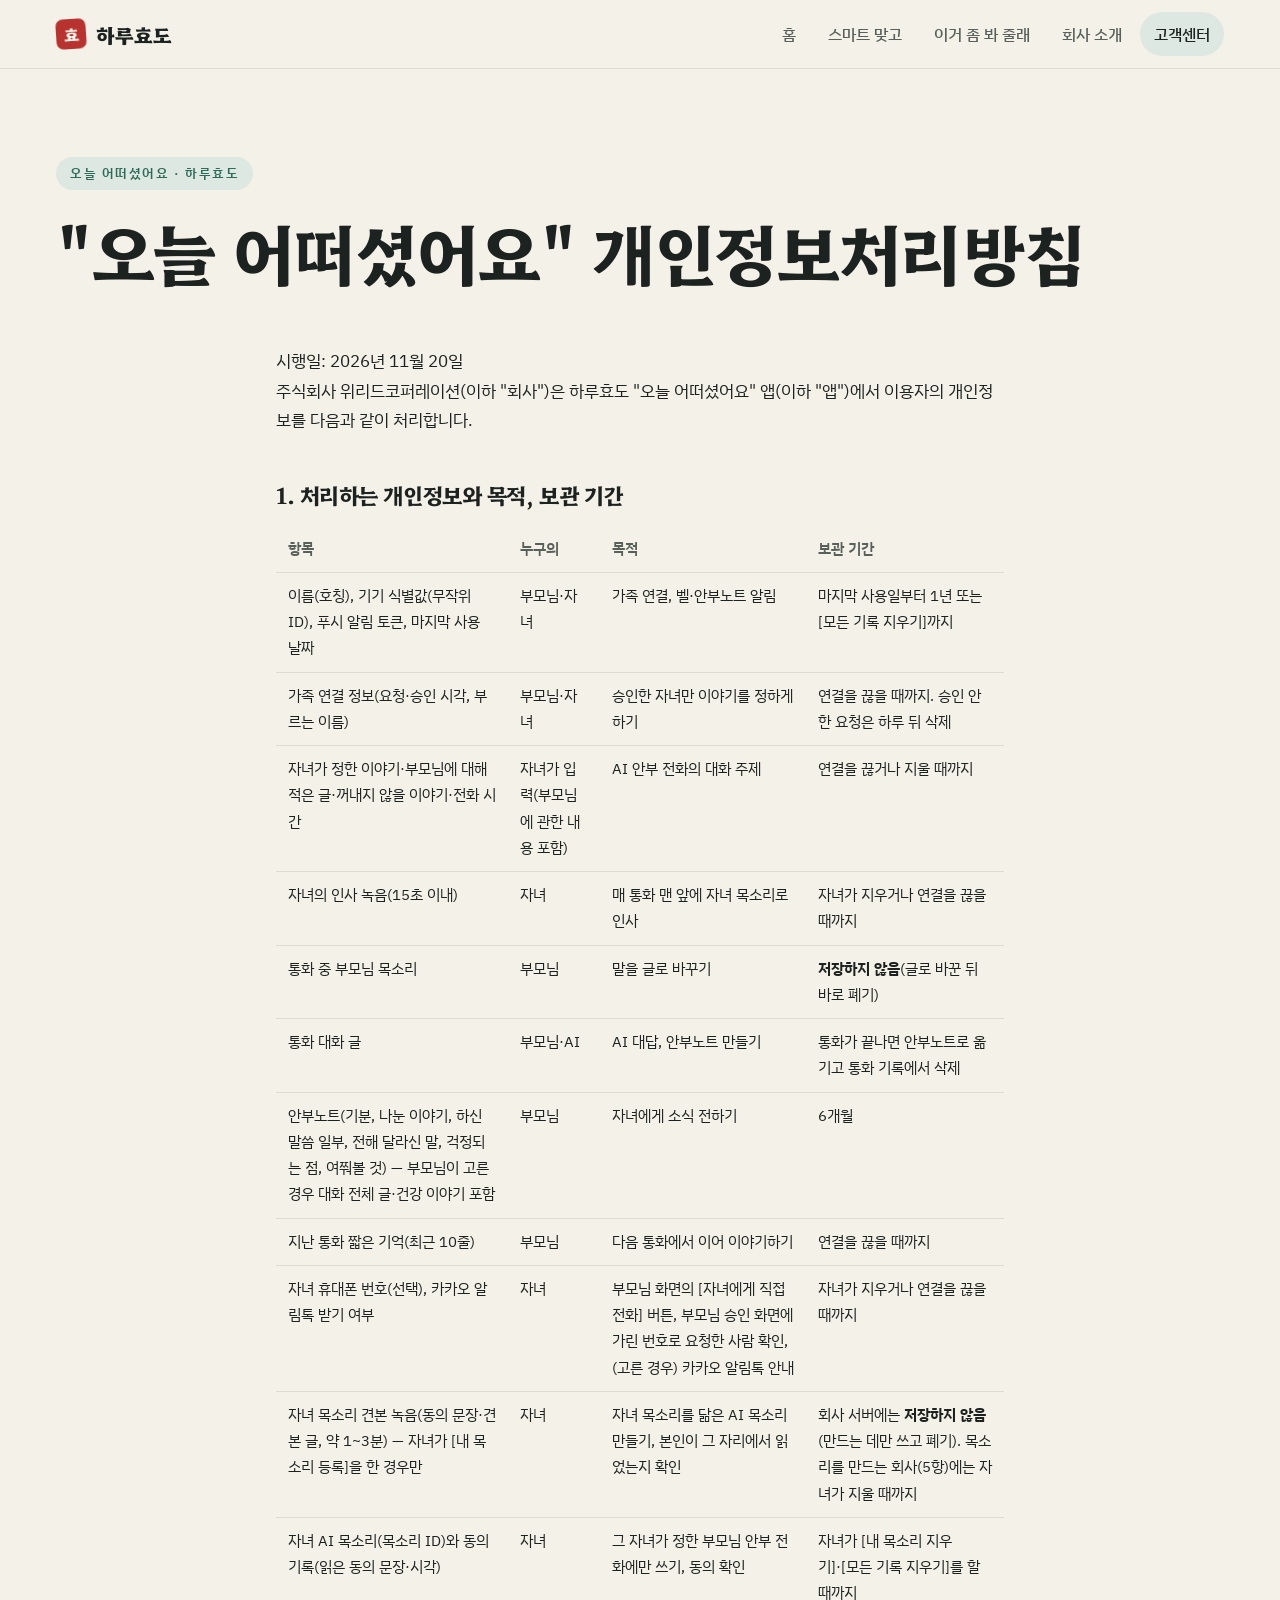
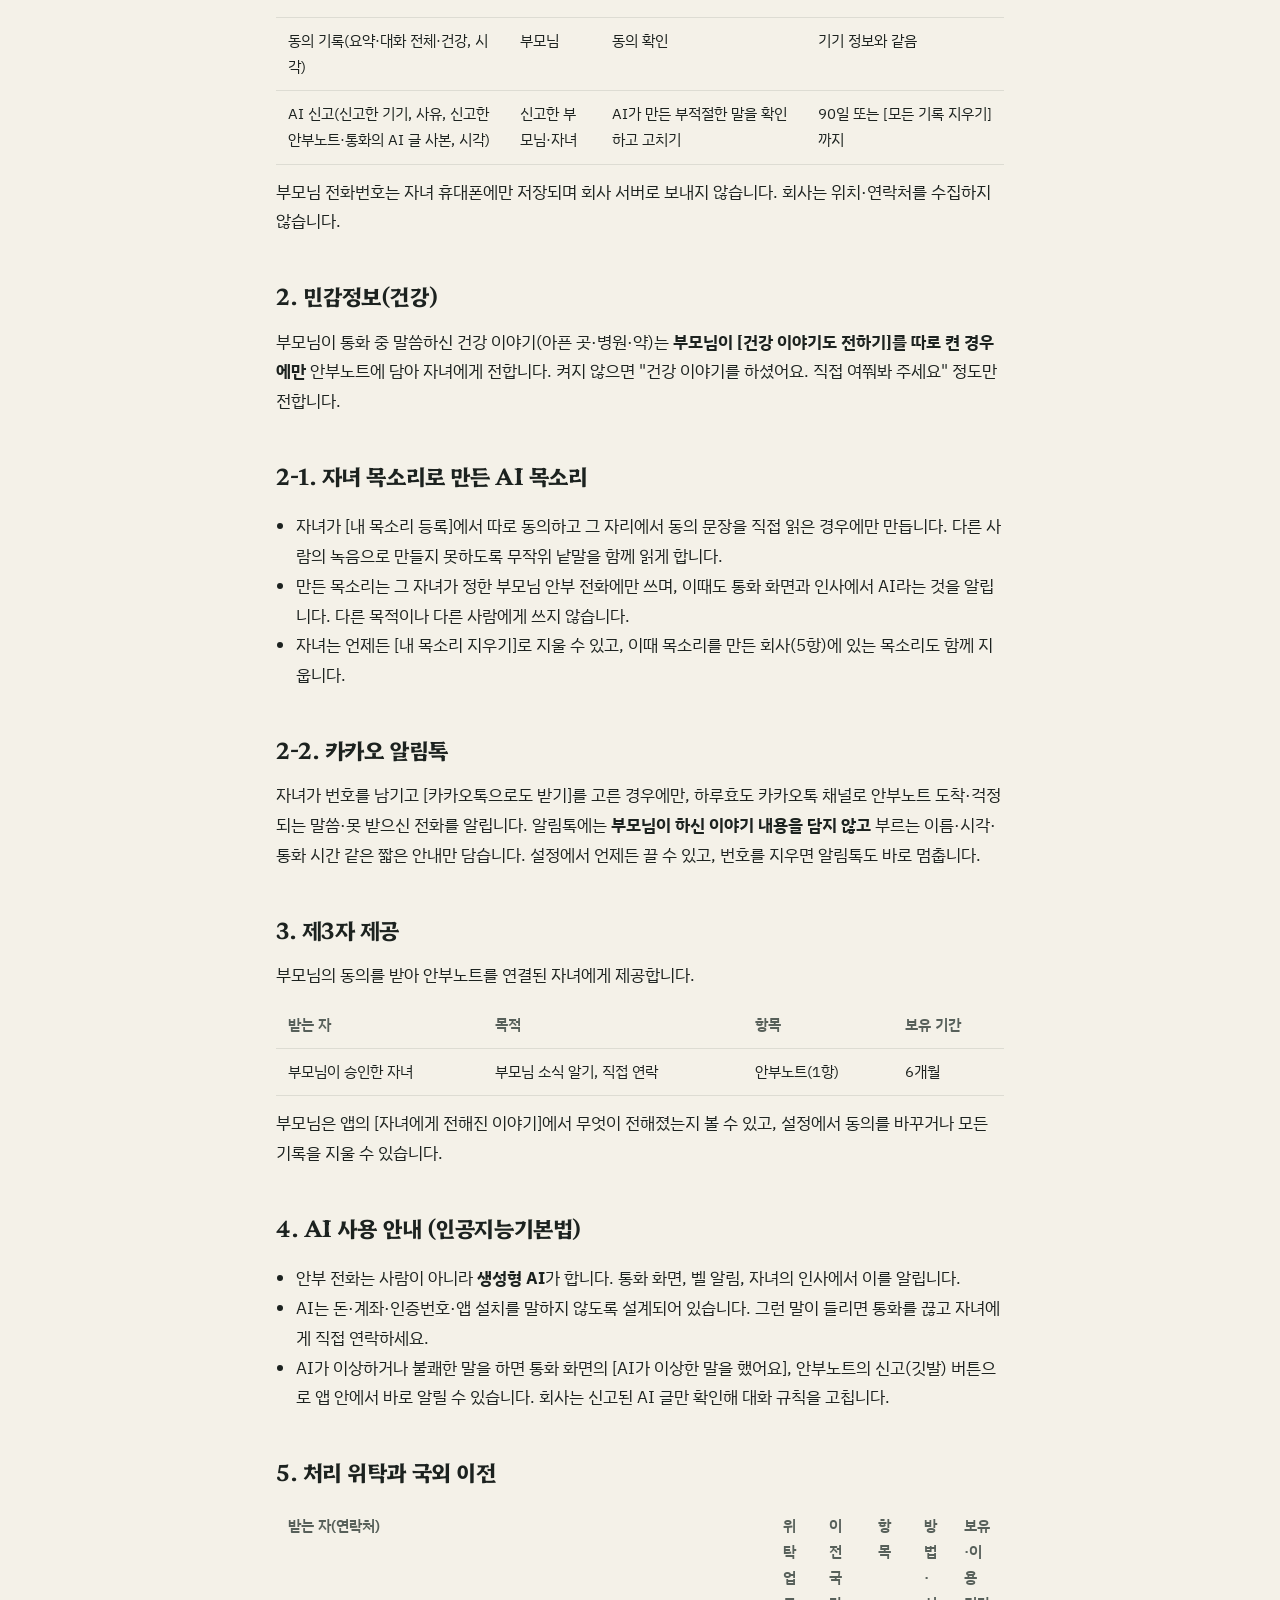
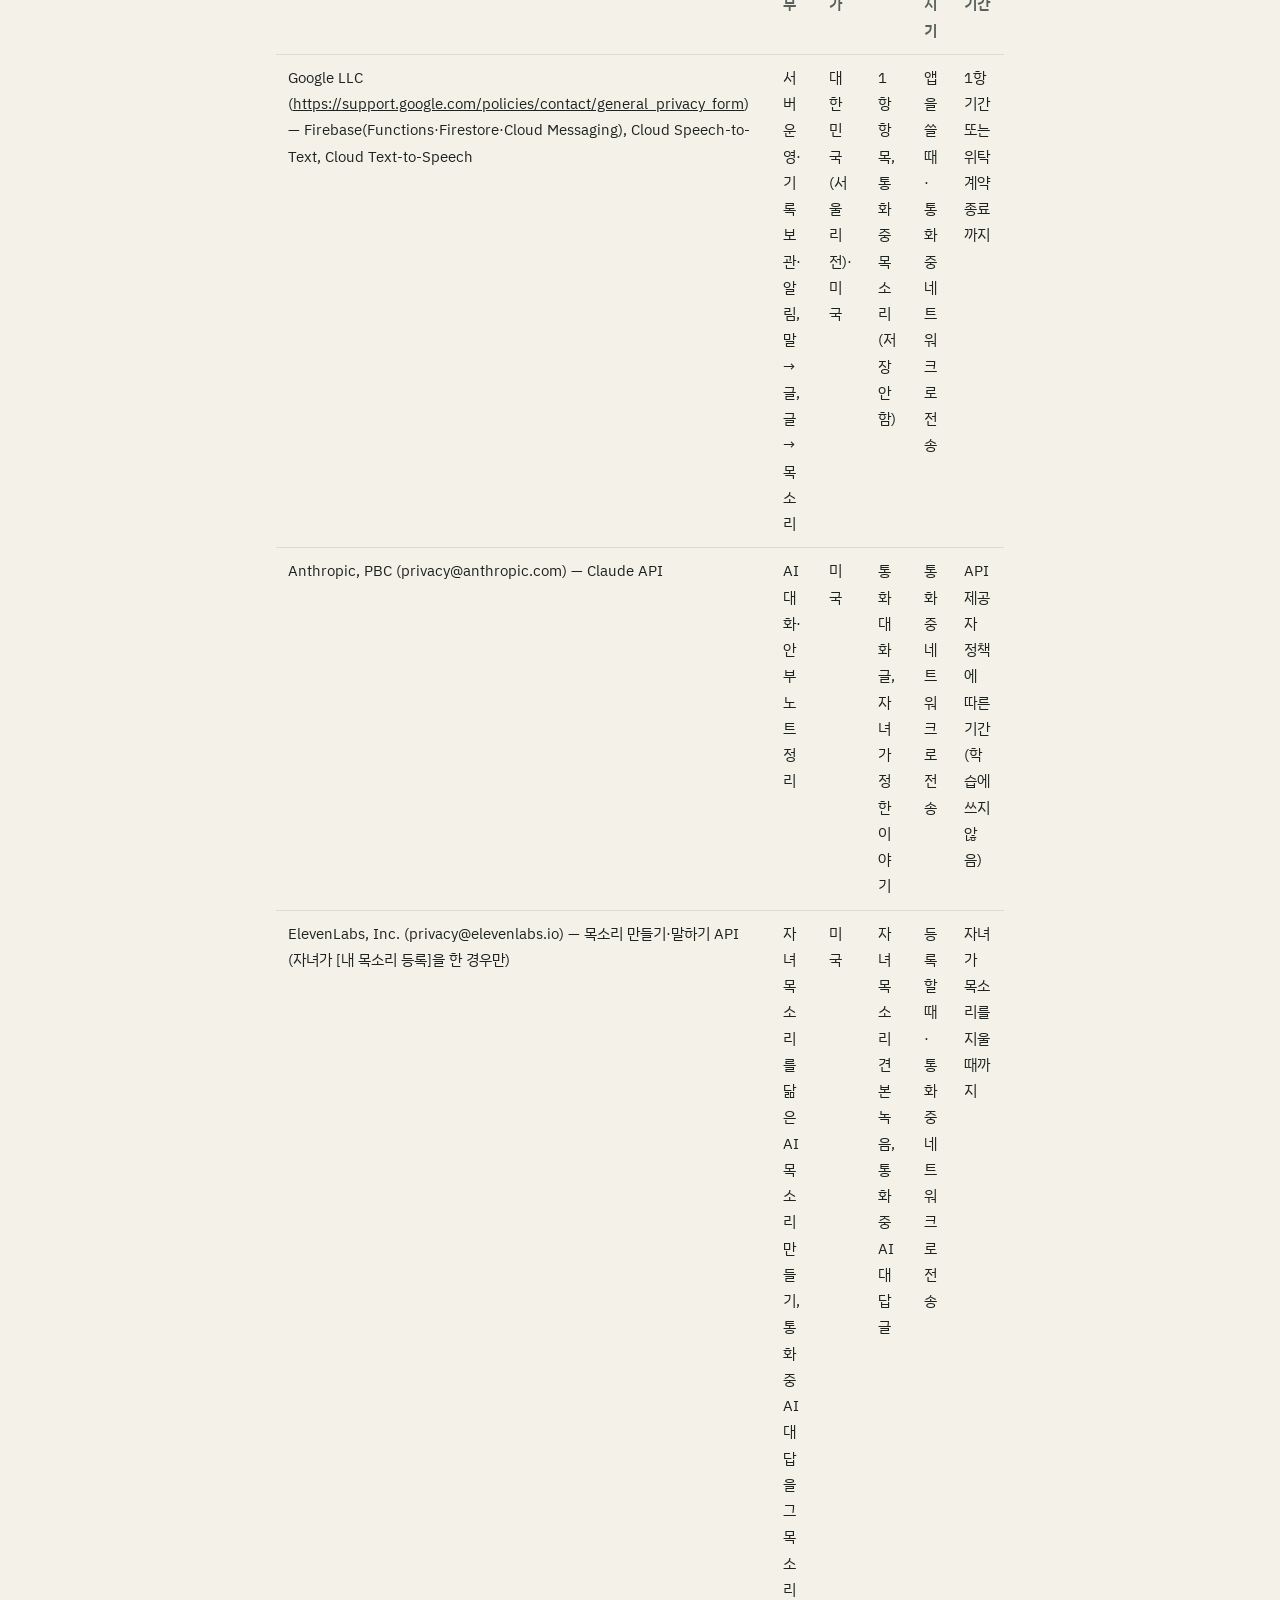
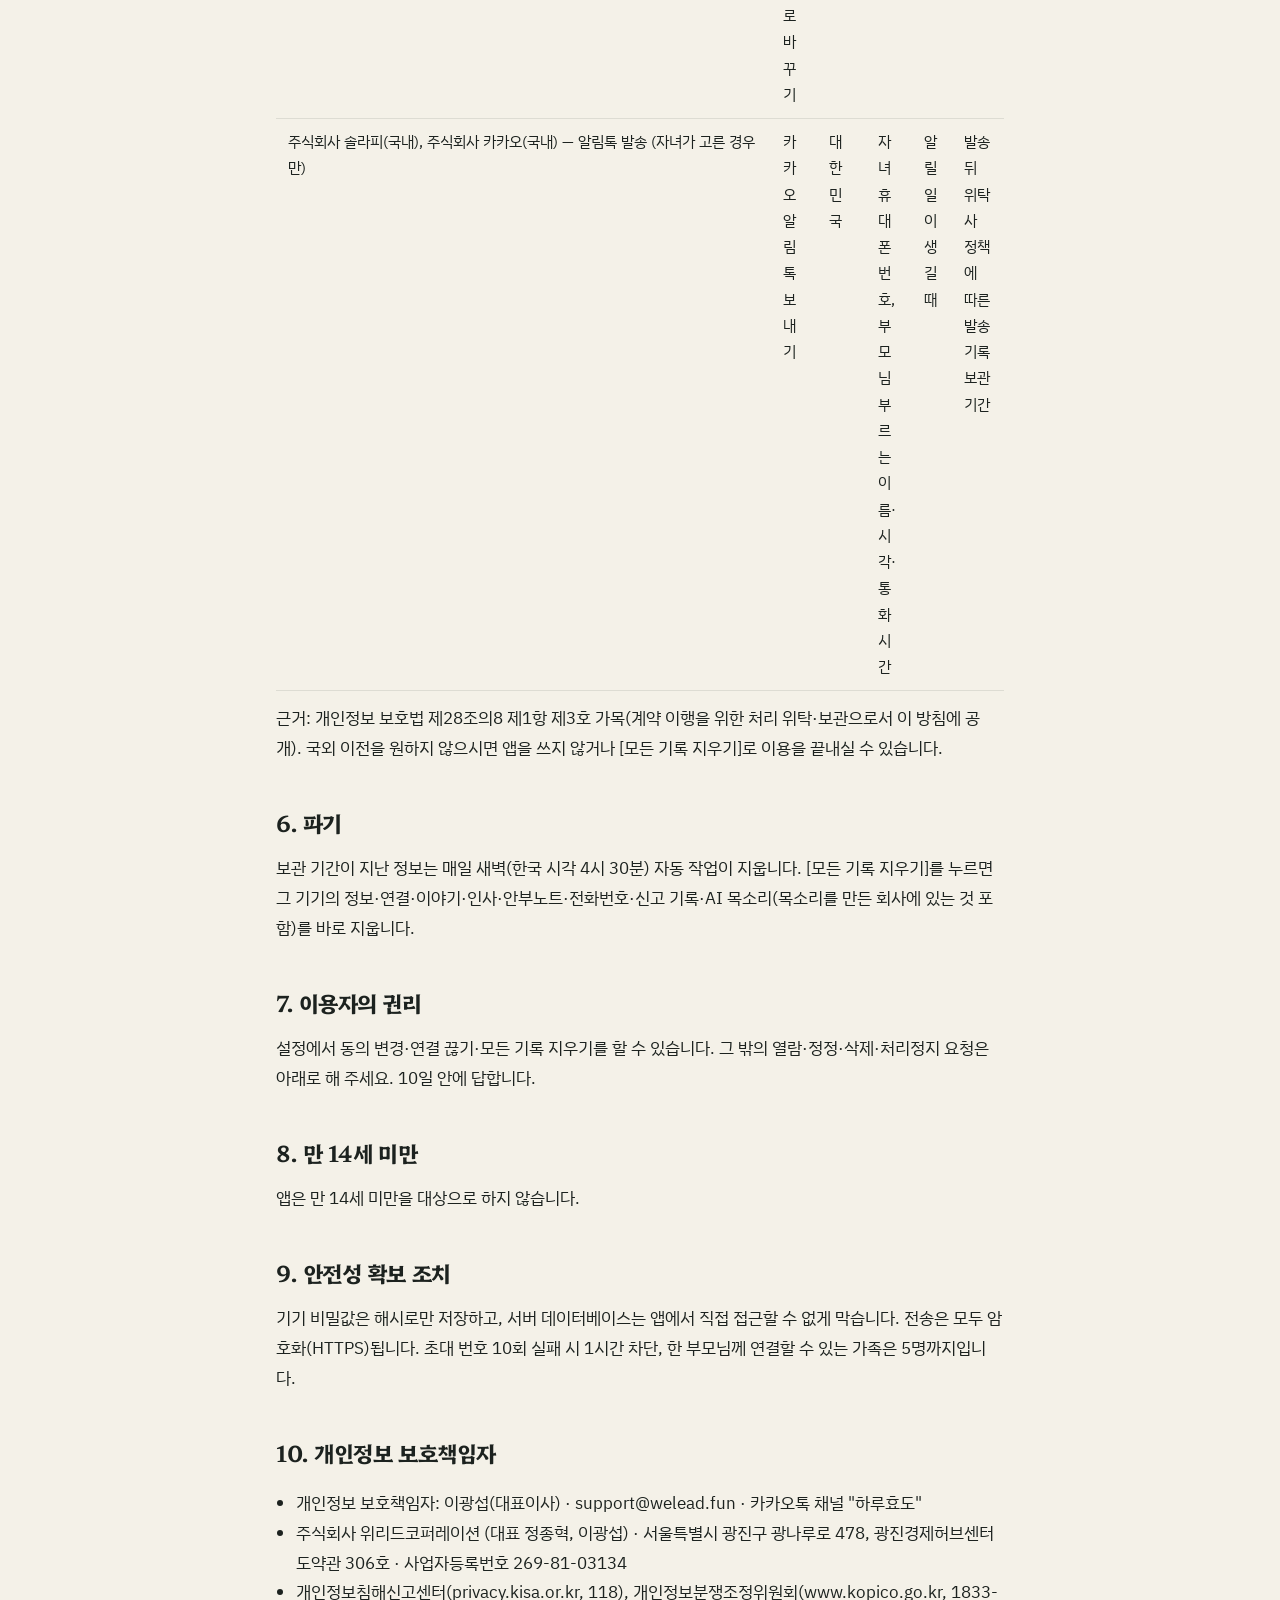
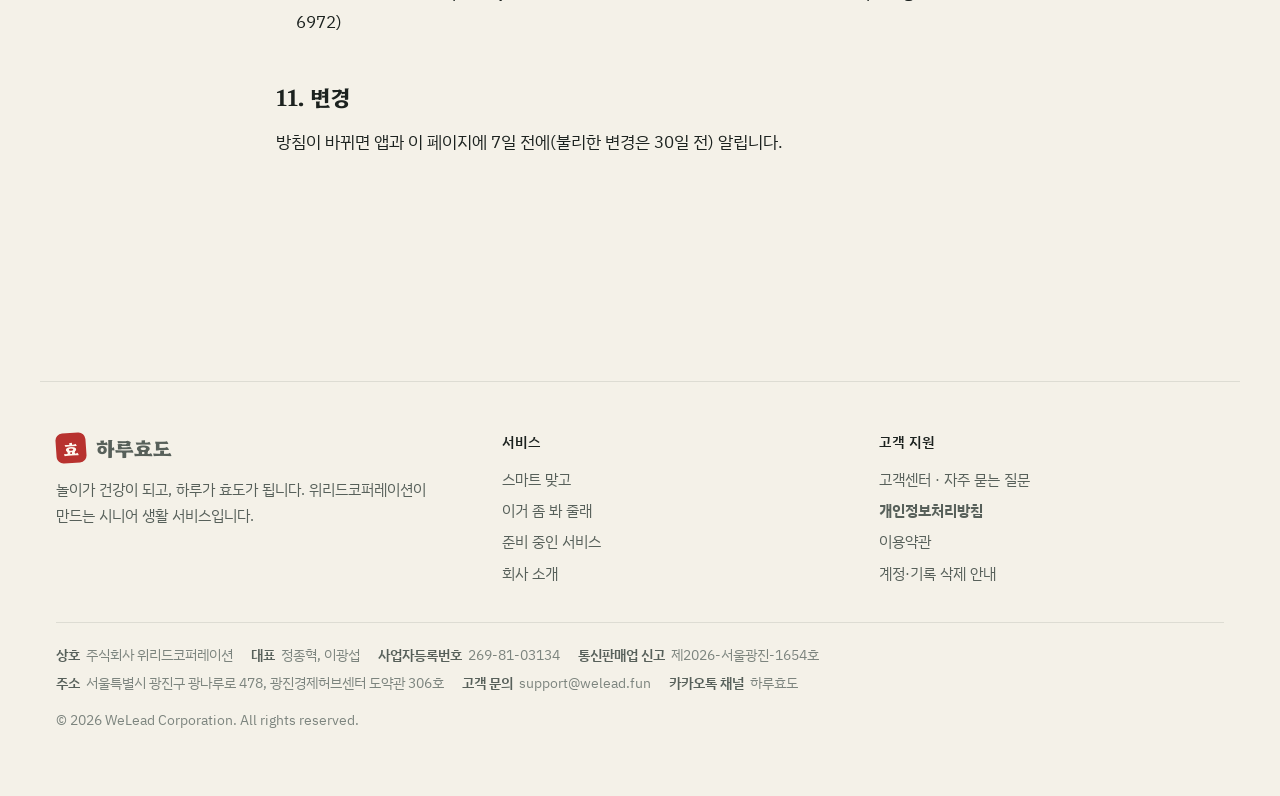
<file: anbu-privacy.html>
<!doctype html>
<html lang="ko">
<head>
<meta charset="utf-8">
<meta name="viewport" content="width=device-width,initial-scale=1,viewport-fit=cover">
<title>개인정보처리방침 · 오늘 어떠셨어요</title>
<link rel="preconnect" href="https://fonts.googleapis.com">
<link rel="preconnect" href="https://fonts.gstatic.com" crossorigin>
<link rel="stylesheet" href="https://fonts.googleapis.com/css2?family=Hahmlet:wght@300;500;700;800&family=IBM+Plex+Sans+KR:wght@400;500;600;700&display=swap">
<link rel="stylesheet" href="site.css">
<style>
:root { padding-top: env(safe-area-inset-top, 0px); padding-bottom: env(safe-area-inset-bottom, 0px); }
/* 정책 문서: 읽기 폭 한 단, 표는 가로 스크롤 */
.doc { max-width: 760px; padding-block: 24px 72px; }
.doc h2 { font-size: 22px; margin: 40px 0 12px; }
.doc p, .doc li { font-size: 17px; line-height: 1.75; color: var(--ink); }
.doc ul { padding-left: 20px; }
.doc .tbl { overflow-x: auto; margin: 12px 0; }
.doc table { border-collapse: collapse; width: 100%; min-width: 560px; font-size: 15px; }
.doc th, .doc td { text-align: left; vertical-align: top; padding: 10px 12px; border-bottom: 1px solid var(--hair); }
.doc th { color: var(--ink-2); font-weight: 600; }
.doc code { font-size: 0.9em; }
</style>
</head>
<body>
<header class="top">
  <div class="wrap">
    <a class="logo" href="./"><span class="seal">효</span>하루효도</a>
    <nav class="menu" aria-label="주 메뉴">
      <a href="./">홈</a>
      <a href="smartmatgo.html">스마트 맞고</a>
      <a href="look.html">이거 좀 봐 줄래</a>
      <a href="about.html">회사 소개</a>
      <a href="support.html" aria-current="page">고객센터</a>
    </nav>
  </div>
</header>

<main>
  <div class="wrap page-head"><span class="eyebrow">오늘 어떠셨어요 · 하루효도</span><h1>&quot;오늘 어떠셨어요&quot; 개인정보처리방침</h1></div>
  <section style="padding-top:8px"><div class="wrap doc">
<p>시행일: 2026년 11월 20일</p>
<p>주식회사 위리드코퍼레이션(이하 "회사")은 하루효도 "오늘 어떠셨어요" 앱(이하 "앱")에서 이용자의 개인정보를 다음과 같이 처리합니다.</p>
<h2>1. 처리하는 개인정보와 목적, 보관 기간</h2>
<div class="tbl"><table><thead><tr><th>항목</th><th>누구의</th><th>목적</th><th>보관 기간</th></tr></thead><tbody><tr><td>이름(호칭), 기기 식별값(무작위 ID), 푸시 알림 토큰, 마지막 사용 날짜</td><td>부모님·자녀</td><td>가족 연결, 벨·안부노트 알림</td><td>마지막 사용일부터 1년 또는 [모든 기록 지우기]까지</td></tr><tr><td>가족 연결 정보(요청·승인 시각, 부르는 이름)</td><td>부모님·자녀</td><td>승인한 자녀만 이야기를 정하게 하기</td><td>연결을 끊을 때까지. 승인 안 한 요청은 하루 뒤 삭제</td></tr><tr><td>자녀가 정한 이야기·부모님에 대해 적은 글·꺼내지 않을 이야기·전화 시간</td><td>자녀가 입력(부모님에 관한 내용 포함)</td><td>AI 안부 전화의 대화 주제</td><td>연결을 끊거나 지울 때까지</td></tr><tr><td>자녀의 인사 녹음(15초 이내)</td><td>자녀</td><td>매 통화 맨 앞에 자녀 목소리로 인사</td><td>자녀가 지우거나 연결을 끊을 때까지</td></tr><tr><td>통화 중 부모님 목소리</td><td>부모님</td><td>말을 글로 바꾸기</td><td><b>저장하지 않음</b>(글로 바꾼 뒤 바로 폐기)</td></tr><tr><td>통화 대화 글</td><td>부모님·AI</td><td>AI 대답, 안부노트 만들기</td><td>통화가 끝나면 안부노트로 옮기고 통화 기록에서 삭제</td></tr><tr><td>안부노트(기분, 나눈 이야기, 하신 말씀 일부, 전해 달라신 말, 걱정되는 점, 여쭤볼 것) — 부모님이 고른 경우 대화 전체 글·건강 이야기 포함</td><td>부모님</td><td>자녀에게 소식 전하기</td><td>6개월</td></tr><tr><td>지난 통화 짧은 기억(최근 10줄)</td><td>부모님</td><td>다음 통화에서 이어 이야기하기</td><td>연결을 끊을 때까지</td></tr><tr><td>자녀 휴대폰 번호(선택), 카카오 알림톡 받기 여부</td><td>자녀</td><td>부모님 화면의 [자녀에게 직접 전화] 버튼, 부모님 승인 화면에 가린 번호로 요청한 사람 확인, (고른 경우) 카카오 알림톡 안내</td><td>자녀가 지우거나 연결을 끊을 때까지</td></tr><tr><td>자녀 목소리 견본 녹음(동의 문장·견본 글, 약 1~3분) — 자녀가 [내 목소리 등록]을 한 경우만</td><td>자녀</td><td>자녀 목소리를 닮은 AI 목소리 만들기, 본인이 그 자리에서 읽었는지 확인</td><td>회사 서버에는 <b>저장하지 않음</b>(만드는 데만 쓰고 폐기). 목소리를 만드는 회사(5항)에는 자녀가 지울 때까지</td></tr><tr><td>자녀 AI 목소리(목소리 ID)와 동의 기록(읽은 동의 문장·시각)</td><td>자녀</td><td>그 자녀가 정한 부모님 안부 전화에만 쓰기, 동의 확인</td><td>자녀가 [내 목소리 지우기]·[모든 기록 지우기]를 할 때까지</td></tr><tr><td>동의 기록(요약·대화 전체·건강, 시각)</td><td>부모님</td><td>동의 확인</td><td>기기 정보와 같음</td></tr><tr><td>AI 신고(신고한 기기, 사유, 신고한 안부노트·통화의 AI 글 사본, 시각)</td><td>신고한 부모님·자녀</td><td>AI가 만든 부적절한 말을 확인하고 고치기</td><td>90일 또는 [모든 기록 지우기]까지</td></tr></tbody></table></div>
<p>부모님 전화번호는 자녀 휴대폰에만 저장되며 회사 서버로 보내지 않습니다. 회사는 위치·연락처를 수집하지 않습니다.</p>
<h2>2. 민감정보(건강)</h2>
<p>부모님이 통화 중 말씀하신 건강 이야기(아픈 곳·병원·약)는 <b>부모님이 [건강 이야기도 전하기]를 따로 켠 경우에만</b> 안부노트에 담아 자녀에게 전합니다. 켜지 않으면 "건강 이야기를 하셨어요. 직접 여쭤봐 주세요" 정도만 전합니다.</p>
<h2>2-1. 자녀 목소리로 만든 AI 목소리</h2>
<ul><li>자녀가 [내 목소리 등록]에서 따로 동의하고 그 자리에서 동의 문장을 직접 읽은 경우에만 만듭니다. 다른 사람의 녹음으로 만들지 못하도록 무작위 낱말을 함께 읽게 합니다.</li><li>만든 목소리는 그 자녀가 정한 부모님 안부 전화에만 쓰며, 이때도 통화 화면과 인사에서 AI라는 것을 알립니다. 다른 목적이나 다른 사람에게 쓰지 않습니다.</li><li>자녀는 언제든 [내 목소리 지우기]로 지울 수 있고, 이때 목소리를 만든 회사(5항)에 있는 목소리도 함께 지웁니다.</li></ul>
<h2>2-2. 카카오 알림톡</h2>
<p>자녀가 번호를 남기고 [카카오톡으로도 받기]를 고른 경우에만, 하루효도 카카오톡 채널로 안부노트 도착·걱정되는 말씀·못 받으신 전화를 알립니다. 알림톡에는 <b>부모님이 하신 이야기 내용을 담지 않고</b> 부르는 이름·시각·통화 시간 같은 짧은 안내만 담습니다. 설정에서 언제든 끌 수 있고, 번호를 지우면 알림톡도 바로 멈춥니다.</p>
<h2>3. 제3자 제공</h2>
<p>부모님의 동의를 받아 안부노트를 연결된 자녀에게 제공합니다.</p>
<div class="tbl"><table><thead><tr><th>받는 자</th><th>목적</th><th>항목</th><th>보유 기간</th></tr></thead><tbody><tr><td>부모님이 승인한 자녀</td><td>부모님 소식 알기, 직접 연락</td><td>안부노트(1항)</td><td>6개월</td></tr></tbody></table></div>
<p>부모님은 앱의 [자녀에게 전해진 이야기]에서 무엇이 전해졌는지 볼 수 있고, 설정에서 동의를 바꾸거나 모든 기록을 지울 수 있습니다.</p>
<h2>4. AI 사용 안내 (인공지능기본법)</h2>
<ul><li>안부 전화는 사람이 아니라 <b>생성형 AI</b>가 합니다. 통화 화면, 벨 알림, 자녀의 인사에서 이를 알립니다.</li><li>AI는 돈·계좌·인증번호·앱 설치를 말하지 않도록 설계되어 있습니다. 그런 말이 들리면 통화를 끊고 자녀에게 직접 연락하세요.</li><li>AI가 이상하거나 불쾌한 말을 하면 통화 화면의 [AI가 이상한 말을 했어요], 안부노트의 신고(깃발) 버튼으로 앱 안에서 바로 알릴 수 있습니다. 회사는 신고된 AI 글만 확인해 대화 규칙을 고칩니다.</li></ul>
<h2>5. 처리 위탁과 국외 이전</h2>
<div class="tbl"><table><thead><tr><th>받는 자(연락처)</th><th>위탁 업무</th><th>이전 국가</th><th>항목</th><th>방법·시기</th><th>보유·이용 기간</th></tr></thead><tbody><tr><td>Google LLC (<a href="https://support.google.com/policies/contact/general_privacy_form" target="_blank" rel="noopener">https://support.google.com/policies/contact/general_privacy_form</a>) — Firebase(Functions·Firestore·Cloud Messaging), Cloud Speech-to-Text, Cloud Text-to-Speech</td><td>서버 운영·기록 보관·알림, 말→글, 글→목소리</td><td>대한민국(서울 리전)·미국</td><td>1항 항목, 통화 중 목소리(저장 안 함)</td><td>앱을 쓸 때·통화 중 네트워크로 전송</td><td>1항 기간 또는 위탁 계약 종료까지</td></tr><tr><td>Anthropic, PBC (privacy@anthropic.com) — Claude API</td><td>AI 대화·안부노트 정리</td><td>미국</td><td>통화 대화 글, 자녀가 정한 이야기</td><td>통화 중 네트워크로 전송</td><td>API 제공자 정책에 따른 기간(학습에 쓰지 않음)</td></tr><tr><td>ElevenLabs, Inc. (privacy@elevenlabs.io) — 목소리 만들기·말하기 API (자녀가 [내 목소리 등록]을 한 경우만)</td><td>자녀 목소리를 닮은 AI 목소리 만들기, 통화 중 AI 대답을 그 목소리로 바꾸기</td><td>미국</td><td>자녀 목소리 견본 녹음, 통화 중 AI 대답 글</td><td>등록할 때·통화 중 네트워크로 전송</td><td>자녀가 목소리를 지울 때까지</td></tr><tr><td>주식회사 솔라피(국내), 주식회사 카카오(국내) — 알림톡 발송 (자녀가 고른 경우만)</td><td>카카오 알림톡 보내기</td><td>대한민국</td><td>자녀 휴대폰 번호, 부모님 부르는 이름·시각·통화 시간</td><td>알릴 일이 생길 때</td><td>발송 뒤 위탁사 정책에 따른 발송 기록 보관 기간</td></tr></tbody></table></div>
<p>근거: 개인정보 보호법 제28조의8 제1항 제3호 가목(계약 이행을 위한 처리 위탁·보관으로서 이 방침에 공개). 국외 이전을 원하지 않으시면 앱을 쓰지 않거나 [모든 기록 지우기]로 이용을 끝내실 수 있습니다.</p>
<h2>6. 파기</h2>
<p>보관 기간이 지난 정보는 매일 새벽(한국 시각 4시 30분) 자동 작업이 지웁니다. [모든 기록 지우기]를 누르면 그 기기의 정보·연결·이야기·인사·안부노트·전화번호·신고 기록·AI 목소리(목소리를 만든 회사에 있는 것 포함)를 바로 지웁니다.</p>
<h2>7. 이용자의 권리</h2>
<p>설정에서 동의 변경·연결 끊기·모든 기록 지우기를 할 수 있습니다. 그 밖의 열람·정정·삭제·처리정지 요청은 아래로 해 주세요. 10일 안에 답합니다.</p>
<h2>8. 만 14세 미만</h2>
<p>앱은 만 14세 미만을 대상으로 하지 않습니다.</p>
<h2>9. 안전성 확보 조치</h2>
<p>기기 비밀값은 해시로만 저장하고, 서버 데이터베이스는 앱에서 직접 접근할 수 없게 막습니다. 전송은 모두 암호화(HTTPS)됩니다. 초대 번호 10회 실패 시 1시간 차단, 한 부모님께 연결할 수 있는 가족은 5명까지입니다.</p>
<h2>10. 개인정보 보호책임자</h2>
<ul><li>개인정보 보호책임자: 이광섭(대표이사) · support@welead.fun · 카카오톡 채널 "하루효도"</li><li>주식회사 위리드코퍼레이션 (대표 정종혁, 이광섭) · 서울특별시 광진구 광나루로 478, 광진경제허브센터 도약관 306호 · 사업자등록번호 269-81-03134</li><li>개인정보침해신고센터(privacy.kisa.or.kr, 118), 개인정보분쟁조정위원회(www.kopico.go.kr, 1833-6972)</li></ul>
<h2>11. 변경</h2>
<p>방침이 바뀌면 앱과 이 페이지에 7일 전에(불리한 변경은 30일 전) 알립니다.</p>
</div></section>
</main>
<footer class="wrap foot">
  <div class="cols">
    <div class="about"><a class="logo" href="./"><span class="seal">효</span>하루효도</a><p>놀이가 건강이 되고, 하루가 효도가 됩니다. 위리드코퍼레이션이 만드는 시니어 생활 서비스입니다.</p></div>
    <div><h4>서비스</h4><ul><li><a href="smartmatgo.html">스마트 맞고</a></li><li><a href="look.html">이거 좀 봐 줄래</a></li><li><a href="./#services">준비 중인 서비스</a></li><li><a href="about.html">회사 소개</a></li></ul></div>
    <div><h4>고객 지원</h4><ul><li><a href="support.html">고객센터 · 자주 묻는 질문</a></li><li><a href="https://registr0716.github.io/smartmatgo/privacy.html" target="_blank" rel="noopener"><b>개인정보처리방침</b></a></li><li><a href="https://registr0716.github.io/smartmatgo/terms.html" target="_blank" rel="noopener">이용약관</a></li><li><a href="https://registr0716.github.io/smartmatgo/delete.html" target="_blank" rel="noopener">계정·기록 삭제 안내</a></li></ul></div>
  </div>
  <div class="biz">
    <div class="row-b"><span><b>상호</b>주식회사 위리드코퍼레이션</span><span><b>대표</b>정종혁, 이광섭</span><span><b>사업자등록번호</b>269-81-03134</span><span><b>통신판매업 신고</b>제2026-서울광진-1654호</span></div>
    <div class="row-b"><span><b>주소</b>서울특별시 광진구 광나루로 478, 광진경제허브센터 도약관 306호</span><span><b>고객 문의</b>support@welead.fun</span><span><b>카카오톡 채널</b>하루효도</span></div>
    <span class="copy">© 2026 WeLead Corporation. All rights reserved.</span>
  </div>
</footer>
<script src="site.js"></script>
</body>
</html>
</file>
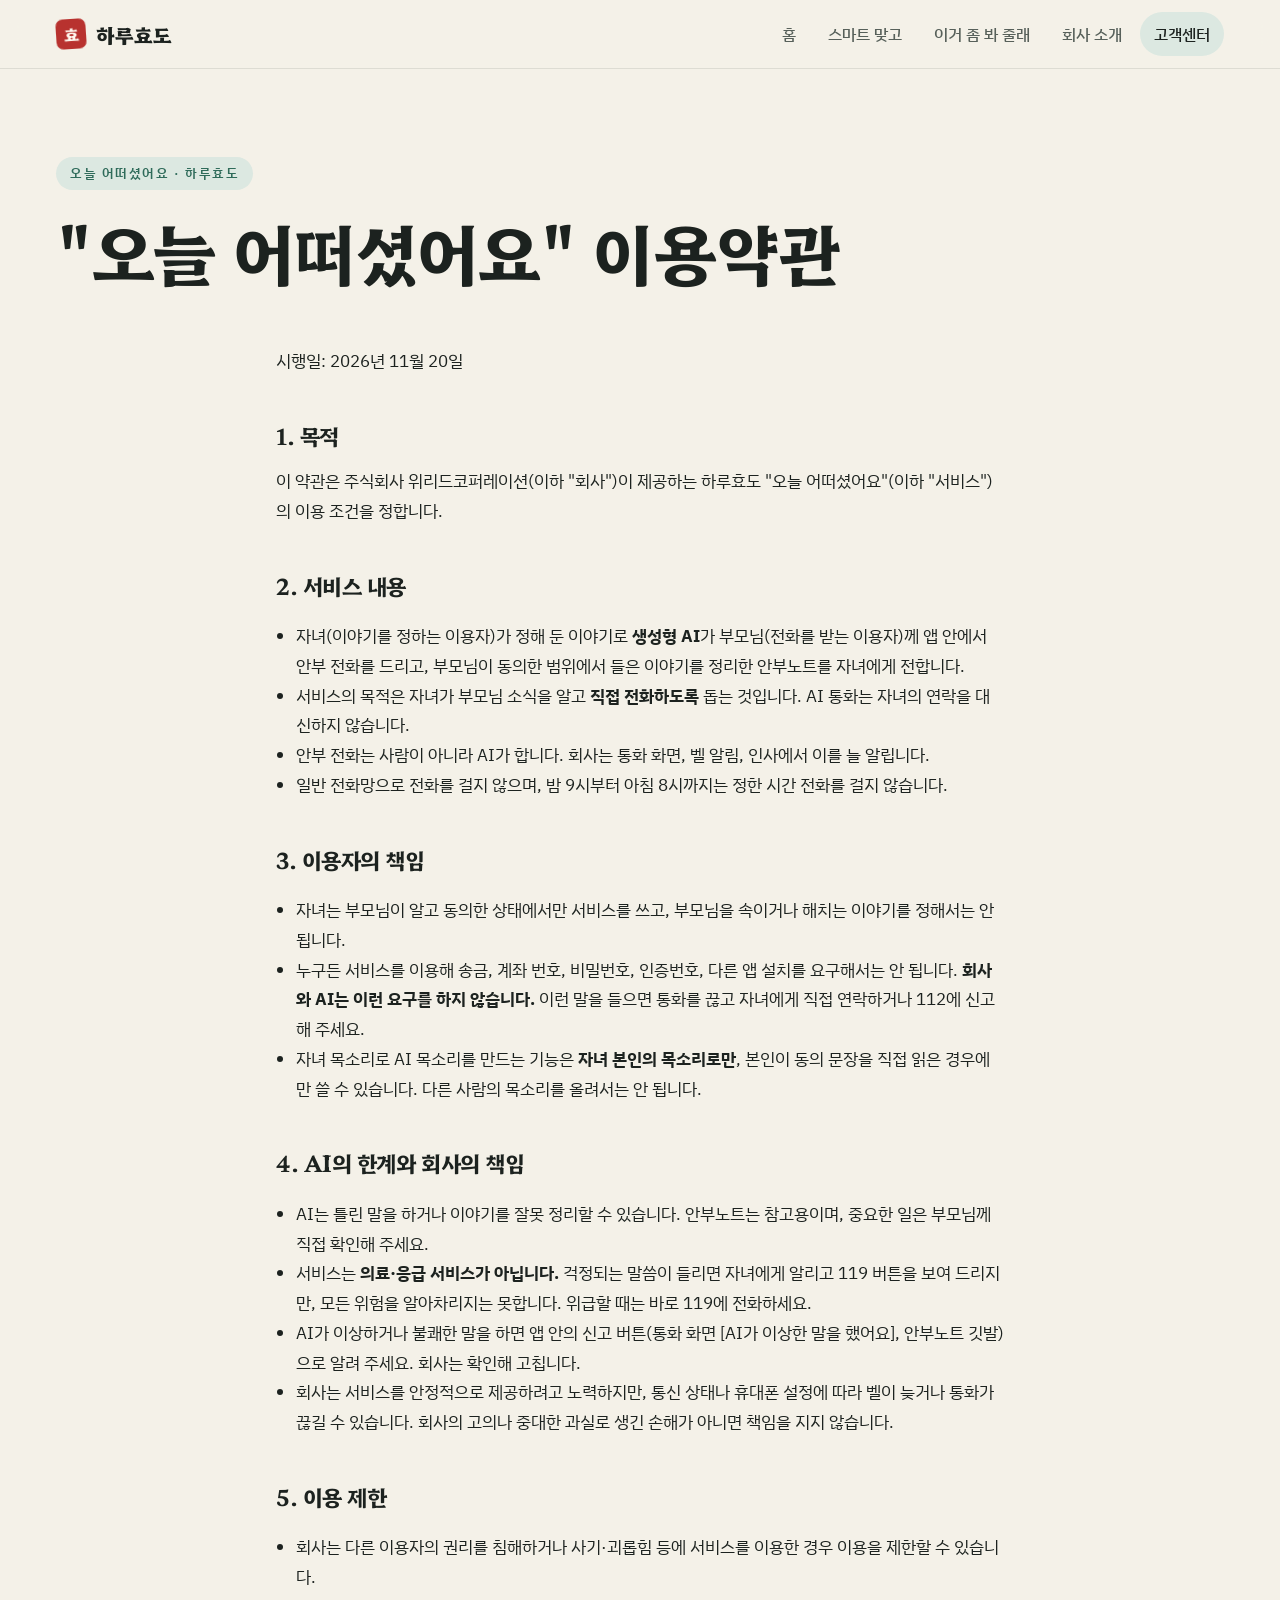
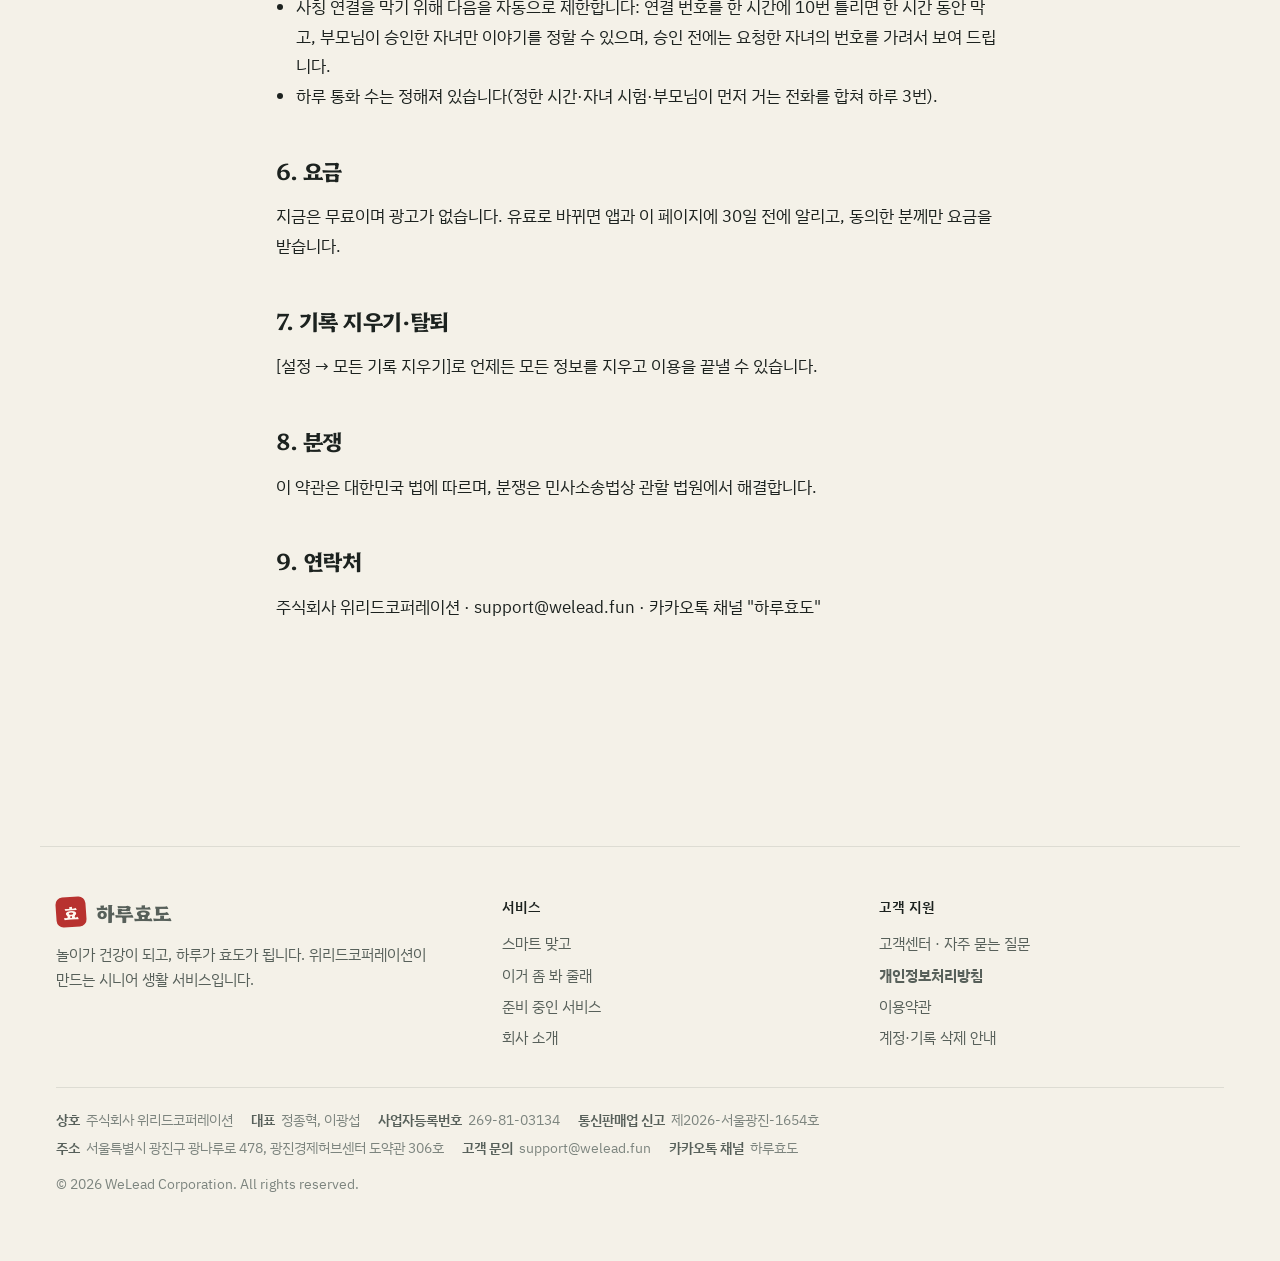
<file: anbu-terms.html>
<!doctype html>
<html lang="ko">
<head>
<meta charset="utf-8">
<meta name="viewport" content="width=device-width,initial-scale=1,viewport-fit=cover">
<title>이용약관 · 오늘 어떠셨어요</title>
<link rel="preconnect" href="https://fonts.googleapis.com">
<link rel="preconnect" href="https://fonts.gstatic.com" crossorigin>
<link rel="stylesheet" href="https://fonts.googleapis.com/css2?family=Hahmlet:wght@300;500;700;800&family=IBM+Plex+Sans+KR:wght@400;500;600;700&display=swap">
<link rel="stylesheet" href="site.css">
<style>
:root { padding-top: env(safe-area-inset-top, 0px); padding-bottom: env(safe-area-inset-bottom, 0px); }
/* 정책 문서: 읽기 폭 한 단, 표는 가로 스크롤 */
.doc { max-width: 760px; padding-block: 24px 72px; }
.doc h2 { font-size: 22px; margin: 40px 0 12px; }
.doc p, .doc li { font-size: 17px; line-height: 1.75; color: var(--ink); }
.doc ul { padding-left: 20px; }
.doc .tbl { overflow-x: auto; margin: 12px 0; }
.doc table { border-collapse: collapse; width: 100%; min-width: 560px; font-size: 15px; }
.doc th, .doc td { text-align: left; vertical-align: top; padding: 10px 12px; border-bottom: 1px solid var(--hair); }
.doc th { color: var(--ink-2); font-weight: 600; }
.doc code { font-size: 0.9em; }
</style>
</head>
<body>
<header class="top">
  <div class="wrap">
    <a class="logo" href="./"><span class="seal">효</span>하루효도</a>
    <nav class="menu" aria-label="주 메뉴">
      <a href="./">홈</a>
      <a href="smartmatgo.html">스마트 맞고</a>
      <a href="look.html">이거 좀 봐 줄래</a>
      <a href="about.html">회사 소개</a>
      <a href="support.html" aria-current="page">고객센터</a>
    </nav>
  </div>
</header>

<main>
  <div class="wrap page-head"><span class="eyebrow">오늘 어떠셨어요 · 하루효도</span><h1>&quot;오늘 어떠셨어요&quot; 이용약관</h1></div>
  <section style="padding-top:8px"><div class="wrap doc">
<p>시행일: 2026년 11월 20일</p>
<h2>1. 목적</h2>
<p>이 약관은 주식회사 위리드코퍼레이션(이하 "회사")이 제공하는 하루효도 "오늘 어떠셨어요"(이하 "서비스")의 이용 조건을 정합니다.</p>
<h2>2. 서비스 내용</h2>
<ul><li>자녀(이야기를 정하는 이용자)가 정해 둔 이야기로 <b>생성형 AI</b>가 부모님(전화를 받는 이용자)께 앱 안에서 안부 전화를 드리고, 부모님이 동의한 범위에서 들은 이야기를 정리한 안부노트를 자녀에게 전합니다.</li><li>서비스의 목적은 자녀가 부모님 소식을 알고 <b>직접 전화하도록</b> 돕는 것입니다. AI 통화는 자녀의 연락을 대신하지 않습니다.</li><li>안부 전화는 사람이 아니라 AI가 합니다. 회사는 통화 화면, 벨 알림, 인사에서 이를 늘 알립니다.</li><li>일반 전화망으로 전화를 걸지 않으며, 밤 9시부터 아침 8시까지는 정한 시간 전화를 걸지 않습니다.</li></ul>
<h2>3. 이용자의 책임</h2>
<ul><li>자녀는 부모님이 알고 동의한 상태에서만 서비스를 쓰고, 부모님을 속이거나 해치는 이야기를 정해서는 안 됩니다.</li><li>누구든 서비스를 이용해 송금, 계좌 번호, 비밀번호, 인증번호, 다른 앱 설치를 요구해서는 안 됩니다. <b>회사와 AI는 이런 요구를 하지 않습니다.</b> 이런 말을 들으면 통화를 끊고 자녀에게 직접 연락하거나 112에 신고해 주세요.</li><li>자녀 목소리로 AI 목소리를 만드는 기능은 <b>자녀 본인의 목소리로만</b>, 본인이 동의 문장을 직접 읽은 경우에만 쓸 수 있습니다. 다른 사람의 목소리를 올려서는 안 됩니다.</li></ul>
<h2>4. AI의 한계와 회사의 책임</h2>
<ul><li>AI는 틀린 말을 하거나 이야기를 잘못 정리할 수 있습니다. 안부노트는 참고용이며, 중요한 일은 부모님께 직접 확인해 주세요.</li><li>서비스는 <b>의료·응급 서비스가 아닙니다.</b> 걱정되는 말씀이 들리면 자녀에게 알리고 119 버튼을 보여 드리지만, 모든 위험을 알아차리지는 못합니다. 위급할 때는 바로 119에 전화하세요.</li><li>AI가 이상하거나 불쾌한 말을 하면 앱 안의 신고 버튼(통화 화면 [AI가 이상한 말을 했어요], 안부노트 깃발)으로 알려 주세요. 회사는 확인해 고칩니다.</li><li>회사는 서비스를 안정적으로 제공하려고 노력하지만, 통신 상태나 휴대폰 설정에 따라 벨이 늦거나 통화가 끊길 수 있습니다. 회사의 고의나 중대한 과실로 생긴 손해가 아니면 책임을 지지 않습니다.</li></ul>
<h2>5. 이용 제한</h2>
<ul><li>회사는 다른 이용자의 권리를 침해하거나 사기·괴롭힘 등에 서비스를 이용한 경우 이용을 제한할 수 있습니다.</li><li>사칭 연결을 막기 위해 다음을 자동으로 제한합니다: 연결 번호를 한 시간에 10번 틀리면 한 시간 동안 막고, 부모님이 승인한 자녀만 이야기를 정할 수 있으며, 승인 전에는 요청한 자녀의 번호를 가려서 보여 드립니다.</li><li>하루 통화 수는 정해져 있습니다(정한 시간·자녀 시험·부모님이 먼저 거는 전화를 합쳐 하루 3번).</li></ul>
<h2>6. 요금</h2>
<p>지금은 무료이며 광고가 없습니다. 유료로 바뀌면 앱과 이 페이지에 30일 전에 알리고, 동의한 분께만 요금을 받습니다.</p>
<h2>7. 기록 지우기·탈퇴</h2>
<p>[설정 → 모든 기록 지우기]로 언제든 모든 정보를 지우고 이용을 끝낼 수 있습니다.</p>
<h2>8. 분쟁</h2>
<p>이 약관은 대한민국 법에 따르며, 분쟁은 민사소송법상 관할 법원에서 해결합니다.</p>
<h2>9. 연락처</h2>
<p>주식회사 위리드코퍼레이션 · support@welead.fun · 카카오톡 채널 "하루효도"</p>
</div></section>
</main>
<footer class="wrap foot">
  <div class="cols">
    <div class="about"><a class="logo" href="./"><span class="seal">효</span>하루효도</a><p>놀이가 건강이 되고, 하루가 효도가 됩니다. 위리드코퍼레이션이 만드는 시니어 생활 서비스입니다.</p></div>
    <div><h4>서비스</h4><ul><li><a href="smartmatgo.html">스마트 맞고</a></li><li><a href="look.html">이거 좀 봐 줄래</a></li><li><a href="./#services">준비 중인 서비스</a></li><li><a href="about.html">회사 소개</a></li></ul></div>
    <div><h4>고객 지원</h4><ul><li><a href="support.html">고객센터 · 자주 묻는 질문</a></li><li><a href="https://registr0716.github.io/smartmatgo/privacy.html" target="_blank" rel="noopener"><b>개인정보처리방침</b></a></li><li><a href="https://registr0716.github.io/smartmatgo/terms.html" target="_blank" rel="noopener">이용약관</a></li><li><a href="https://registr0716.github.io/smartmatgo/delete.html" target="_blank" rel="noopener">계정·기록 삭제 안내</a></li></ul></div>
  </div>
  <div class="biz">
    <div class="row-b"><span><b>상호</b>주식회사 위리드코퍼레이션</span><span><b>대표</b>정종혁, 이광섭</span><span><b>사업자등록번호</b>269-81-03134</span><span><b>통신판매업 신고</b>제2026-서울광진-1654호</span></div>
    <div class="row-b"><span><b>주소</b>서울특별시 광진구 광나루로 478, 광진경제허브센터 도약관 306호</span><span><b>고객 문의</b>support@welead.fun</span><span><b>카카오톡 채널</b>하루효도</span></div>
    <span class="copy">© 2026 WeLead Corporation. All rights reserved.</span>
  </div>
</footer>
<script src="site.js"></script>
</body>
</html>
</file>
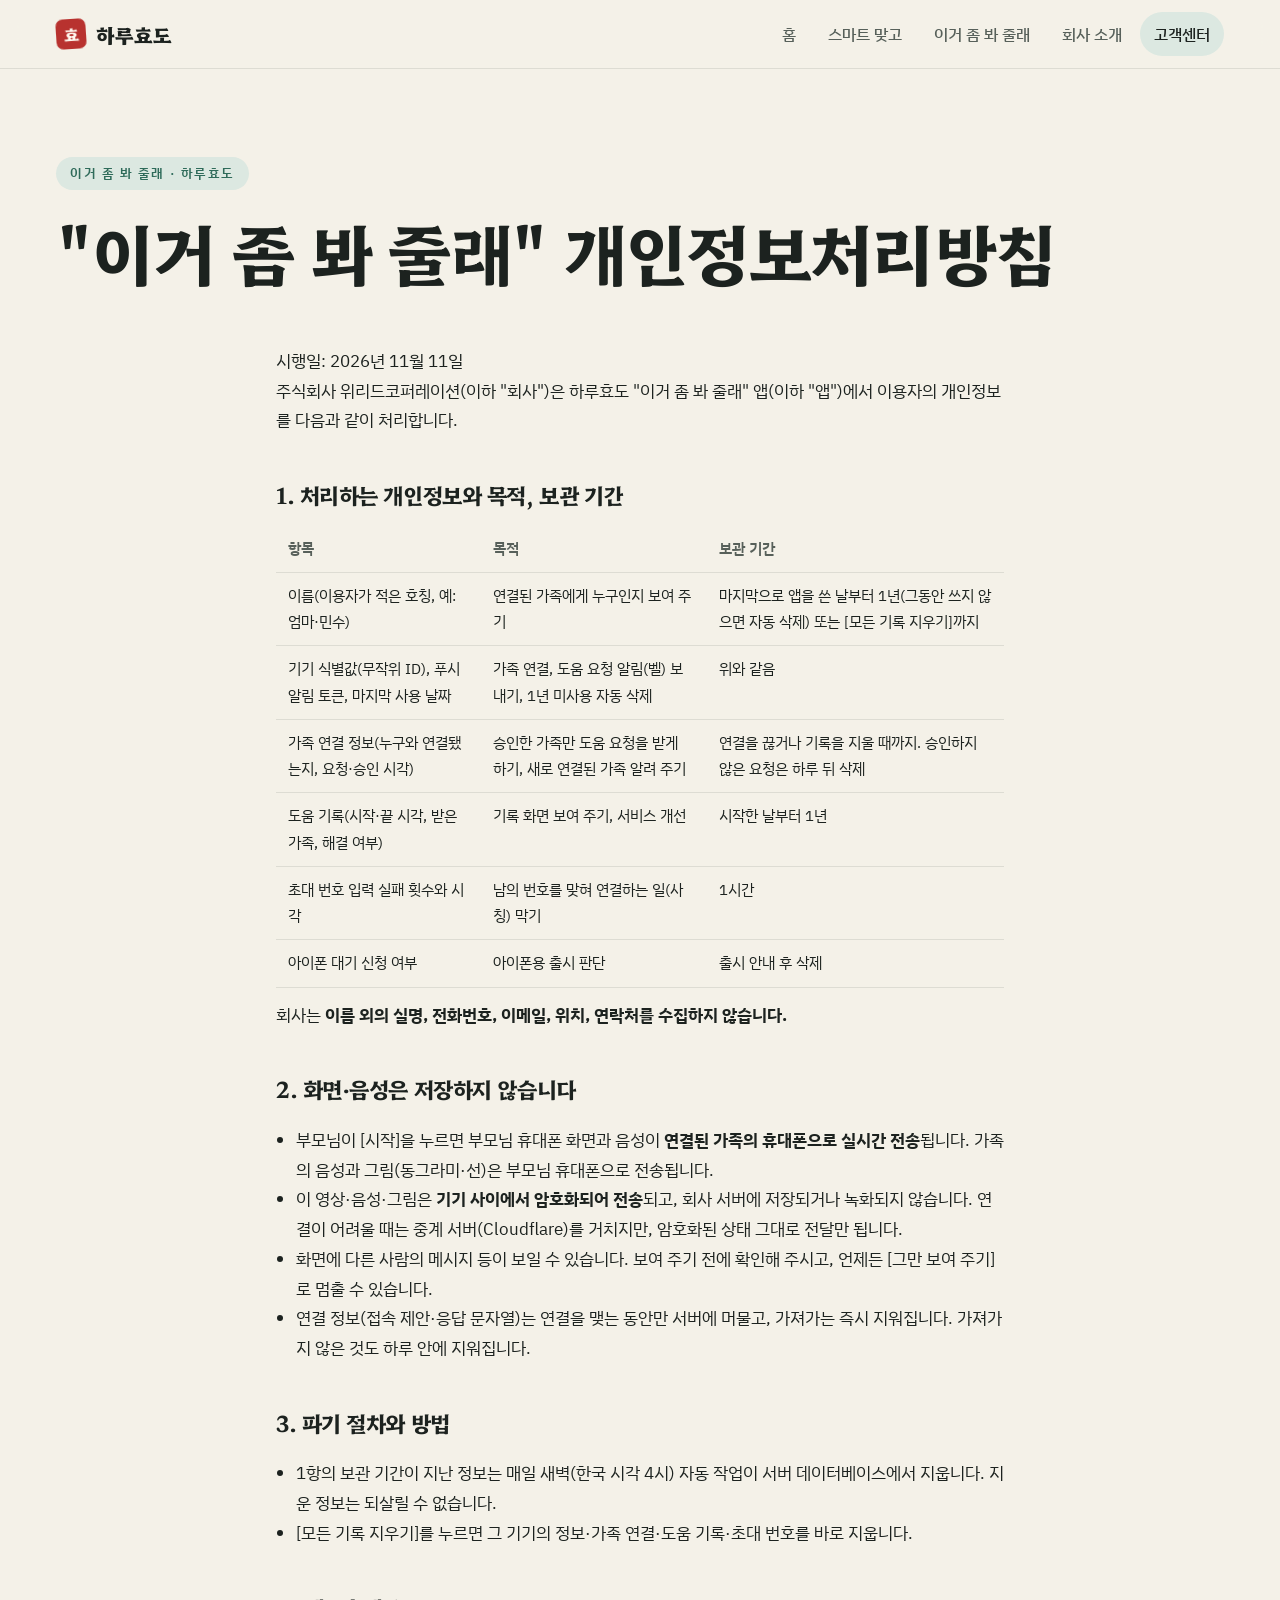
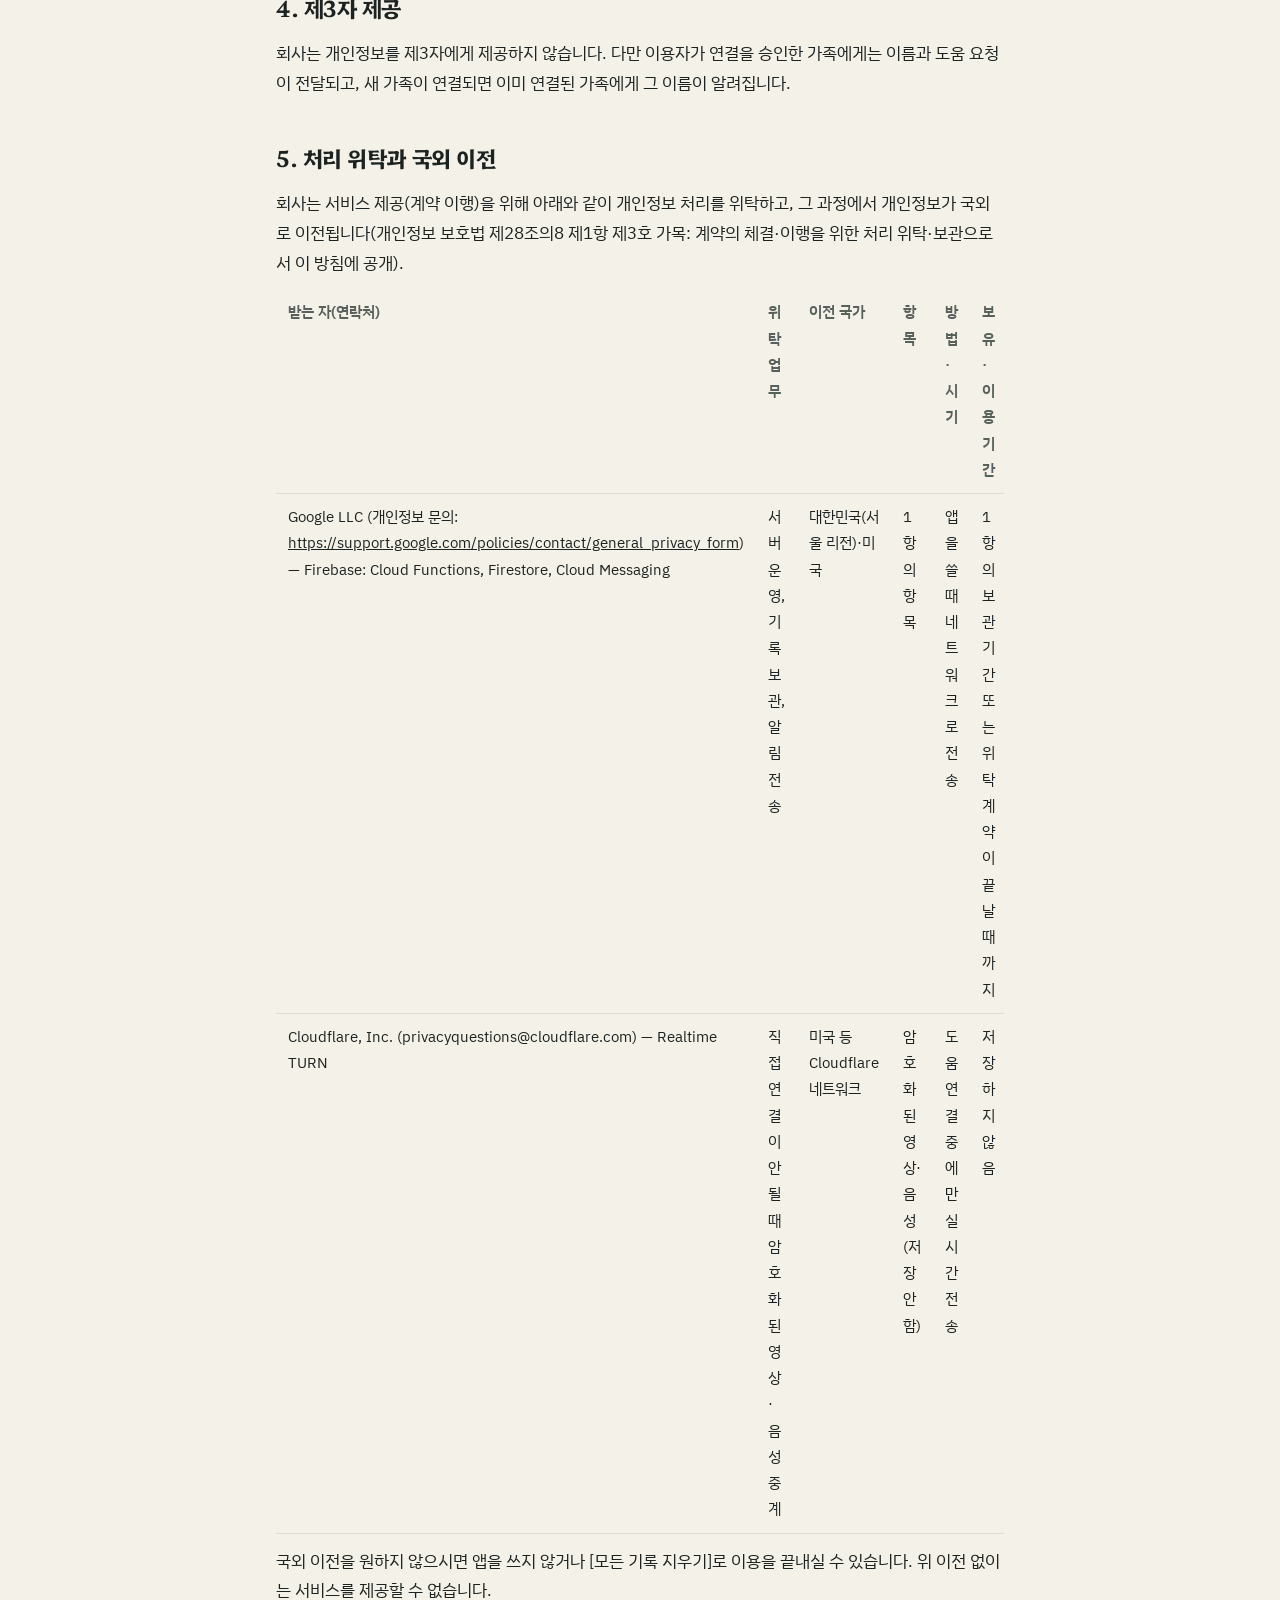
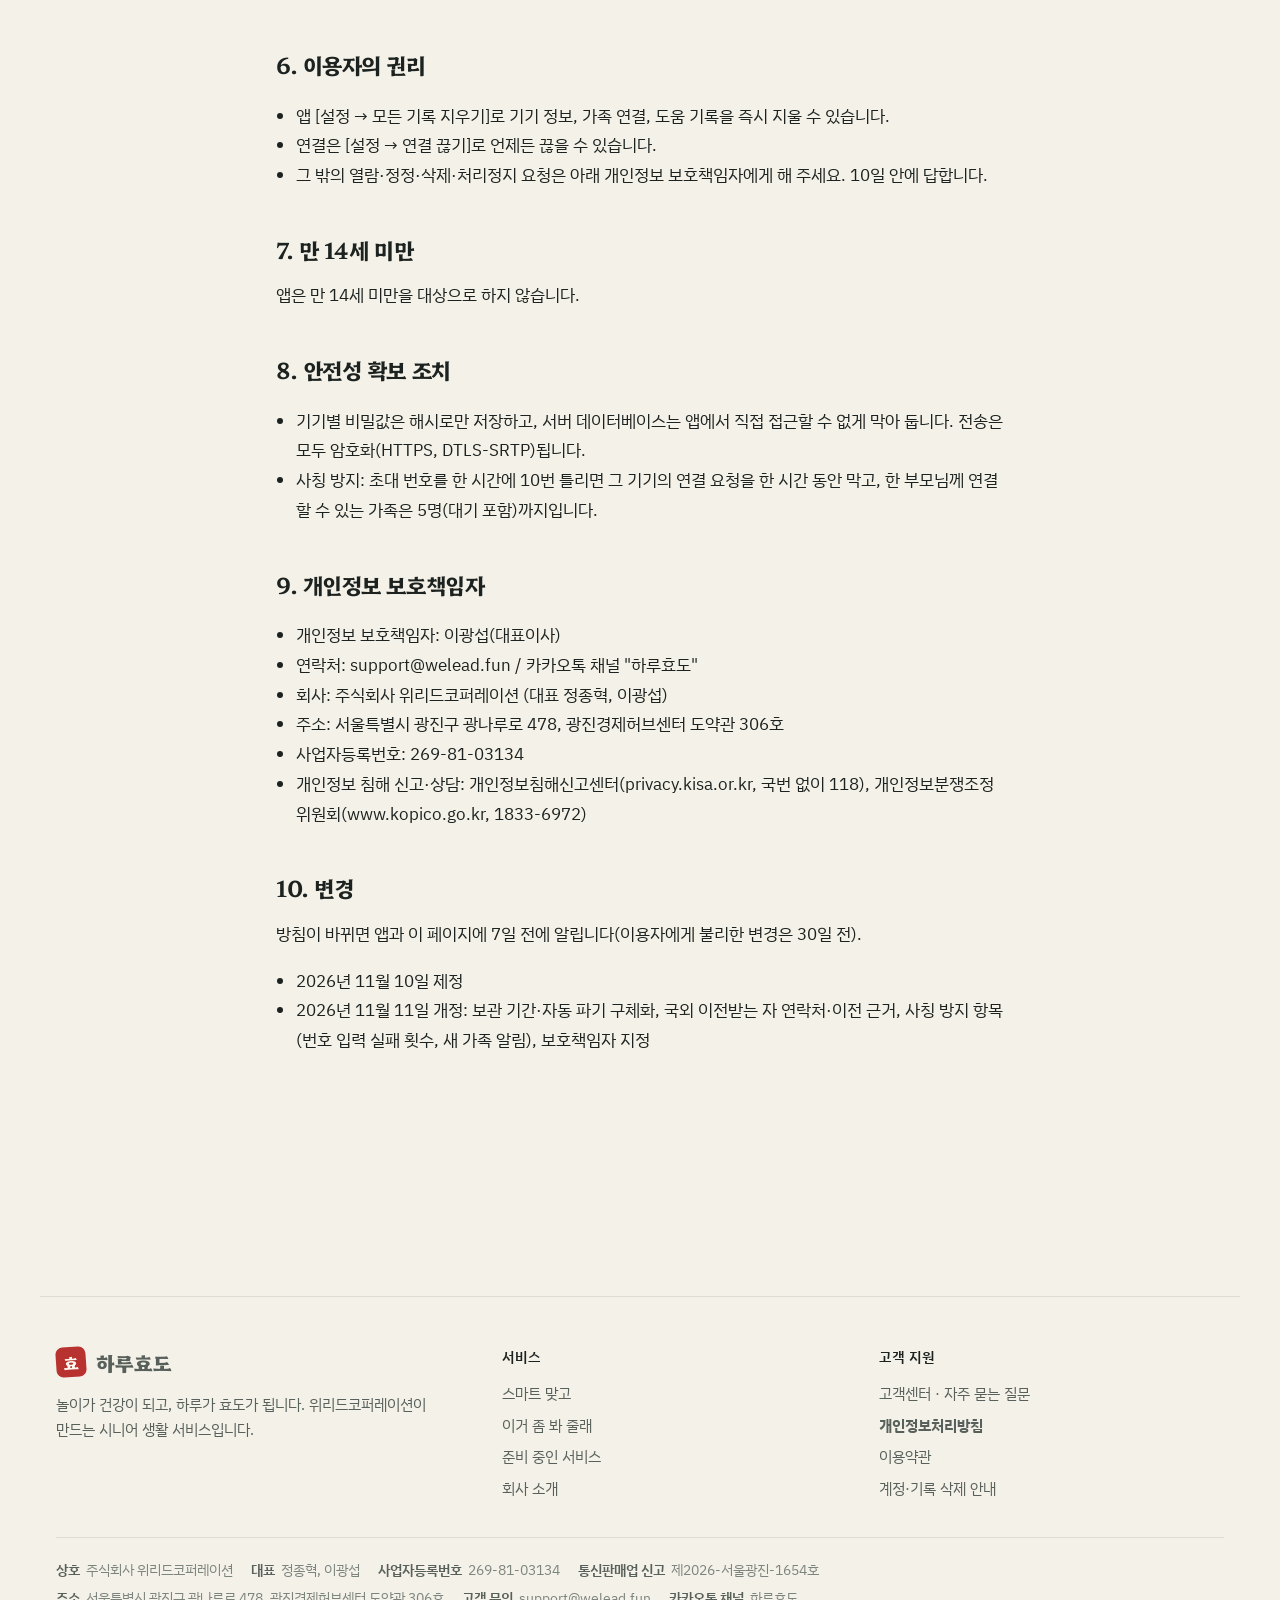
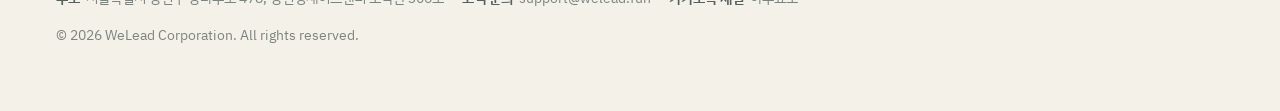
<file: look-privacy.html>
<!doctype html>
<html lang="ko">
<head>
<meta charset="utf-8">
<meta name="viewport" content="width=device-width,initial-scale=1,viewport-fit=cover">
<title>개인정보처리방침 · 이거 좀 봐 줄래</title>
<link rel="preconnect" href="https://fonts.googleapis.com">
<link rel="preconnect" href="https://fonts.gstatic.com" crossorigin>
<link rel="stylesheet" href="https://fonts.googleapis.com/css2?family=Hahmlet:wght@300;500;700;800&family=IBM+Plex+Sans+KR:wght@400;500;600;700&display=swap">
<link rel="stylesheet" href="site.css">
<style>
:root { padding-top: env(safe-area-inset-top, 0px); padding-bottom: env(safe-area-inset-bottom, 0px); }
/* 정책 문서: 읽기 폭 한 단, 표는 가로 스크롤 */
.doc { max-width: 760px; padding-block: 24px 72px; }
.doc h2 { font-size: 22px; margin: 40px 0 12px; }
.doc p, .doc li { font-size: 17px; line-height: 1.75; color: var(--ink); }
.doc ul { padding-left: 20px; }
.doc .tbl { overflow-x: auto; margin: 12px 0; }
.doc table { border-collapse: collapse; width: 100%; min-width: 560px; font-size: 15px; }
.doc th, .doc td { text-align: left; vertical-align: top; padding: 10px 12px; border-bottom: 1px solid var(--hair); }
.doc th { color: var(--ink-2); font-weight: 600; }
.doc code { font-size: 0.9em; }
</style>
</head>
<body>
<header class="top">
  <div class="wrap">
    <a class="logo" href="./"><span class="seal">효</span>하루효도</a>
    <nav class="menu" aria-label="주 메뉴">
      <a href="./">홈</a>
      <a href="smartmatgo.html">스마트 맞고</a>
      <a href="look.html">이거 좀 봐 줄래</a>
      <a href="about.html">회사 소개</a>
      <a href="support.html" aria-current="page">고객센터</a>
    </nav>
  </div>
</header>

<main>
  <div class="wrap page-head"><span class="eyebrow">이거 좀 봐 줄래 · 하루효도</span><h1>&quot;이거 좀 봐 줄래&quot; 개인정보처리방침</h1></div>
  <section style="padding-top:8px"><div class="wrap doc">
<p>시행일: 2026년 11월 11일</p>
<p>주식회사 위리드코퍼레이션(이하 "회사")은 하루효도 "이거 좀 봐 줄래" 앱(이하 "앱")에서 이용자의 개인정보를 다음과 같이 처리합니다.</p>
<h2>1. 처리하는 개인정보와 목적, 보관 기간</h2>
<div class="tbl"><table><thead><tr><th>항목</th><th>목적</th><th>보관 기간</th></tr></thead><tbody><tr><td>이름(이용자가 적은 호칭, 예: 엄마·민수)</td><td>연결된 가족에게 누구인지 보여 주기</td><td>마지막으로 앱을 쓴 날부터 1년(그동안 쓰지 않으면 자동 삭제) 또는 [모든 기록 지우기]까지</td></tr><tr><td>기기 식별값(무작위 ID), 푸시 알림 토큰, 마지막 사용 날짜</td><td>가족 연결, 도움 요청 알림(벨) 보내기, 1년 미사용 자동 삭제</td><td>위와 같음</td></tr><tr><td>가족 연결 정보(누구와 연결됐는지, 요청·승인 시각)</td><td>승인한 가족만 도움 요청을 받게 하기, 새로 연결된 가족 알려 주기</td><td>연결을 끊거나 기록을 지울 때까지. 승인하지 않은 요청은 하루 뒤 삭제</td></tr><tr><td>도움 기록(시작·끝 시각, 받은 가족, 해결 여부)</td><td>기록 화면 보여 주기, 서비스 개선</td><td>시작한 날부터 1년</td></tr><tr><td>초대 번호 입력 실패 횟수와 시각</td><td>남의 번호를 맞혀 연결하는 일(사칭) 막기</td><td>1시간</td></tr><tr><td>아이폰 대기 신청 여부</td><td>아이폰용 출시 판단</td><td>출시 안내 후 삭제</td></tr></tbody></table></div>
<p>회사는 <b>이름 외의 실명, 전화번호, 이메일, 위치, 연락처를 수집하지 않습니다.</b></p>
<h2>2. 화면·음성은 저장하지 않습니다</h2>
<ul><li>부모님이 [시작]을 누르면 부모님 휴대폰 화면과 음성이 <b>연결된 가족의 휴대폰으로 실시간 전송</b>됩니다. 가족의 음성과 그림(동그라미·선)은 부모님 휴대폰으로 전송됩니다.</li><li>이 영상·음성·그림은 <b>기기 사이에서 암호화되어 전송</b>되고, 회사 서버에 저장되거나 녹화되지 않습니다. 연결이 어려울 때는 중계 서버(Cloudflare)를 거치지만, 암호화된 상태 그대로 전달만 됩니다.</li><li>화면에 다른 사람의 메시지 등이 보일 수 있습니다. 보여 주기 전에 확인해 주시고, 언제든 [그만 보여 주기]로 멈출 수 있습니다.</li><li>연결 정보(접속 제안·응답 문자열)는 연결을 맺는 동안만 서버에 머물고, 가져가는 즉시 지워집니다. 가져가지 않은 것도 하루 안에 지워집니다.</li></ul>
<h2>3. 파기 절차와 방법</h2>
<ul><li>1항의 보관 기간이 지난 정보는 매일 새벽(한국 시각 4시) 자동 작업이 서버 데이터베이스에서 지웁니다. 지운 정보는 되살릴 수 없습니다.</li><li>[모든 기록 지우기]를 누르면 그 기기의 정보·가족 연결·도움 기록·초대 번호를 바로 지웁니다.</li></ul>
<h2>4. 제3자 제공</h2>
<p>회사는 개인정보를 제3자에게 제공하지 않습니다. 다만 이용자가 연결을 승인한 가족에게는 이름과 도움 요청이 전달되고, 새 가족이 연결되면 이미 연결된 가족에게 그 이름이 알려집니다.</p>
<h2>5. 처리 위탁과 국외 이전</h2>
<p>회사는 서비스 제공(계약 이행)을 위해 아래와 같이 개인정보 처리를 위탁하고, 그 과정에서 개인정보가 국외로 이전됩니다(개인정보 보호법 제28조의8 제1항 제3호 가목: 계약의 체결·이행을 위한 처리 위탁·보관으로서 이 방침에 공개).</p>
<div class="tbl"><table><thead><tr><th>받는 자(연락처)</th><th>위탁 업무</th><th>이전 국가</th><th>항목</th><th>방법·시기</th><th>보유·이용 기간</th></tr></thead><tbody><tr><td>Google LLC (개인정보 문의: <a href="https://support.google.com/policies/contact/general_privacy_form" target="_blank" rel="noopener">https://support.google.com/policies/contact/general_privacy_form</a>) — Firebase: Cloud Functions, Firestore, Cloud Messaging</td><td>서버 운영, 기록 보관, 알림 전송</td><td>대한민국(서울 리전)·미국</td><td>1항의 항목</td><td>앱을 쓸 때 네트워크로 전송</td><td>1항의 보관 기간 또는 위탁 계약이 끝날 때까지</td></tr><tr><td>Cloudflare, Inc. (privacyquestions@cloudflare.com) — Realtime TURN</td><td>직접 연결이 안 될 때 암호화된 영상·음성 중계</td><td>미국 등 Cloudflare 네트워크</td><td>암호화된 영상·음성(저장 안 함)</td><td>도움 연결 중에만 실시간 전송</td><td>저장하지 않음</td></tr></tbody></table></div>
<p>국외 이전을 원하지 않으시면 앱을 쓰지 않거나 [모든 기록 지우기]로 이용을 끝내실 수 있습니다. 위 이전 없이는 서비스를 제공할 수 없습니다.</p>
<h2>6. 이용자의 권리</h2>
<ul><li>앱 [설정 → 모든 기록 지우기]로 기기 정보, 가족 연결, 도움 기록을 즉시 지울 수 있습니다.</li><li>연결은 [설정 → 연결 끊기]로 언제든 끊을 수 있습니다.</li><li>그 밖의 열람·정정·삭제·처리정지 요청은 아래 개인정보 보호책임자에게 해 주세요. 10일 안에 답합니다.</li></ul>
<h2>7. 만 14세 미만</h2>
<p>앱은 만 14세 미만을 대상으로 하지 않습니다.</p>
<h2>8. 안전성 확보 조치</h2>
<ul><li>기기별 비밀값은 해시로만 저장하고, 서버 데이터베이스는 앱에서 직접 접근할 수 없게 막아 둡니다. 전송은 모두 암호화(HTTPS, DTLS-SRTP)됩니다.</li><li>사칭 방지: 초대 번호를 한 시간에 10번 틀리면 그 기기의 연결 요청을 한 시간 동안 막고, 한 부모님께 연결할 수 있는 가족은 5명(대기 포함)까지입니다.</li></ul>
<h2>9. 개인정보 보호책임자</h2>
<ul><li>개인정보 보호책임자: 이광섭(대표이사)</li><li>연락처: support@welead.fun / 카카오톡 채널 "하루효도"</li><li>회사: 주식회사 위리드코퍼레이션 (대표 정종혁, 이광섭)</li><li>주소: 서울특별시 광진구 광나루로 478, 광진경제허브센터 도약관 306호</li><li>사업자등록번호: 269-81-03134</li><li>개인정보 침해 신고·상담: 개인정보침해신고센터(privacy.kisa.or.kr, 국번 없이 118), 개인정보분쟁조정위원회(www.kopico.go.kr, 1833-6972)</li></ul>
<h2>10. 변경</h2>
<p>방침이 바뀌면 앱과 이 페이지에 7일 전에 알립니다(이용자에게 불리한 변경은 30일 전).</p>
<ul><li>2026년 11월 10일 제정</li><li>2026년 11월 11일 개정: 보관 기간·자동 파기 구체화, 국외 이전받는 자 연락처·이전 근거, 사칭 방지 항목(번호 입력 실패 횟수, 새 가족 알림), 보호책임자 지정</li></ul>
</div></section>
</main>
<footer class="wrap foot">
  <div class="cols">
    <div class="about"><a class="logo" href="./"><span class="seal">효</span>하루효도</a><p>놀이가 건강이 되고, 하루가 효도가 됩니다. 위리드코퍼레이션이 만드는 시니어 생활 서비스입니다.</p></div>
    <div><h4>서비스</h4><ul><li><a href="smartmatgo.html">스마트 맞고</a></li><li><a href="look.html">이거 좀 봐 줄래</a></li><li><a href="./#services">준비 중인 서비스</a></li><li><a href="about.html">회사 소개</a></li></ul></div>
    <div><h4>고객 지원</h4><ul><li><a href="support.html">고객센터 · 자주 묻는 질문</a></li><li><a href="https://registr0716.github.io/smartmatgo/privacy.html" target="_blank" rel="noopener"><b>개인정보처리방침</b></a></li><li><a href="https://registr0716.github.io/smartmatgo/terms.html" target="_blank" rel="noopener">이용약관</a></li><li><a href="https://registr0716.github.io/smartmatgo/delete.html" target="_blank" rel="noopener">계정·기록 삭제 안내</a></li></ul></div>
  </div>
  <div class="biz">
    <div class="row-b"><span><b>상호</b>주식회사 위리드코퍼레이션</span><span><b>대표</b>정종혁, 이광섭</span><span><b>사업자등록번호</b>269-81-03134</span><span><b>통신판매업 신고</b>제2026-서울광진-1654호</span></div>
    <div class="row-b"><span><b>주소</b>서울특별시 광진구 광나루로 478, 광진경제허브센터 도약관 306호</span><span><b>고객 문의</b>support@welead.fun</span><span><b>카카오톡 채널</b>하루효도</span></div>
    <span class="copy">© 2026 WeLead Corporation. All rights reserved.</span>
  </div>
</footer>
<script src="site.js"></script>
</body>
</html>
</file>
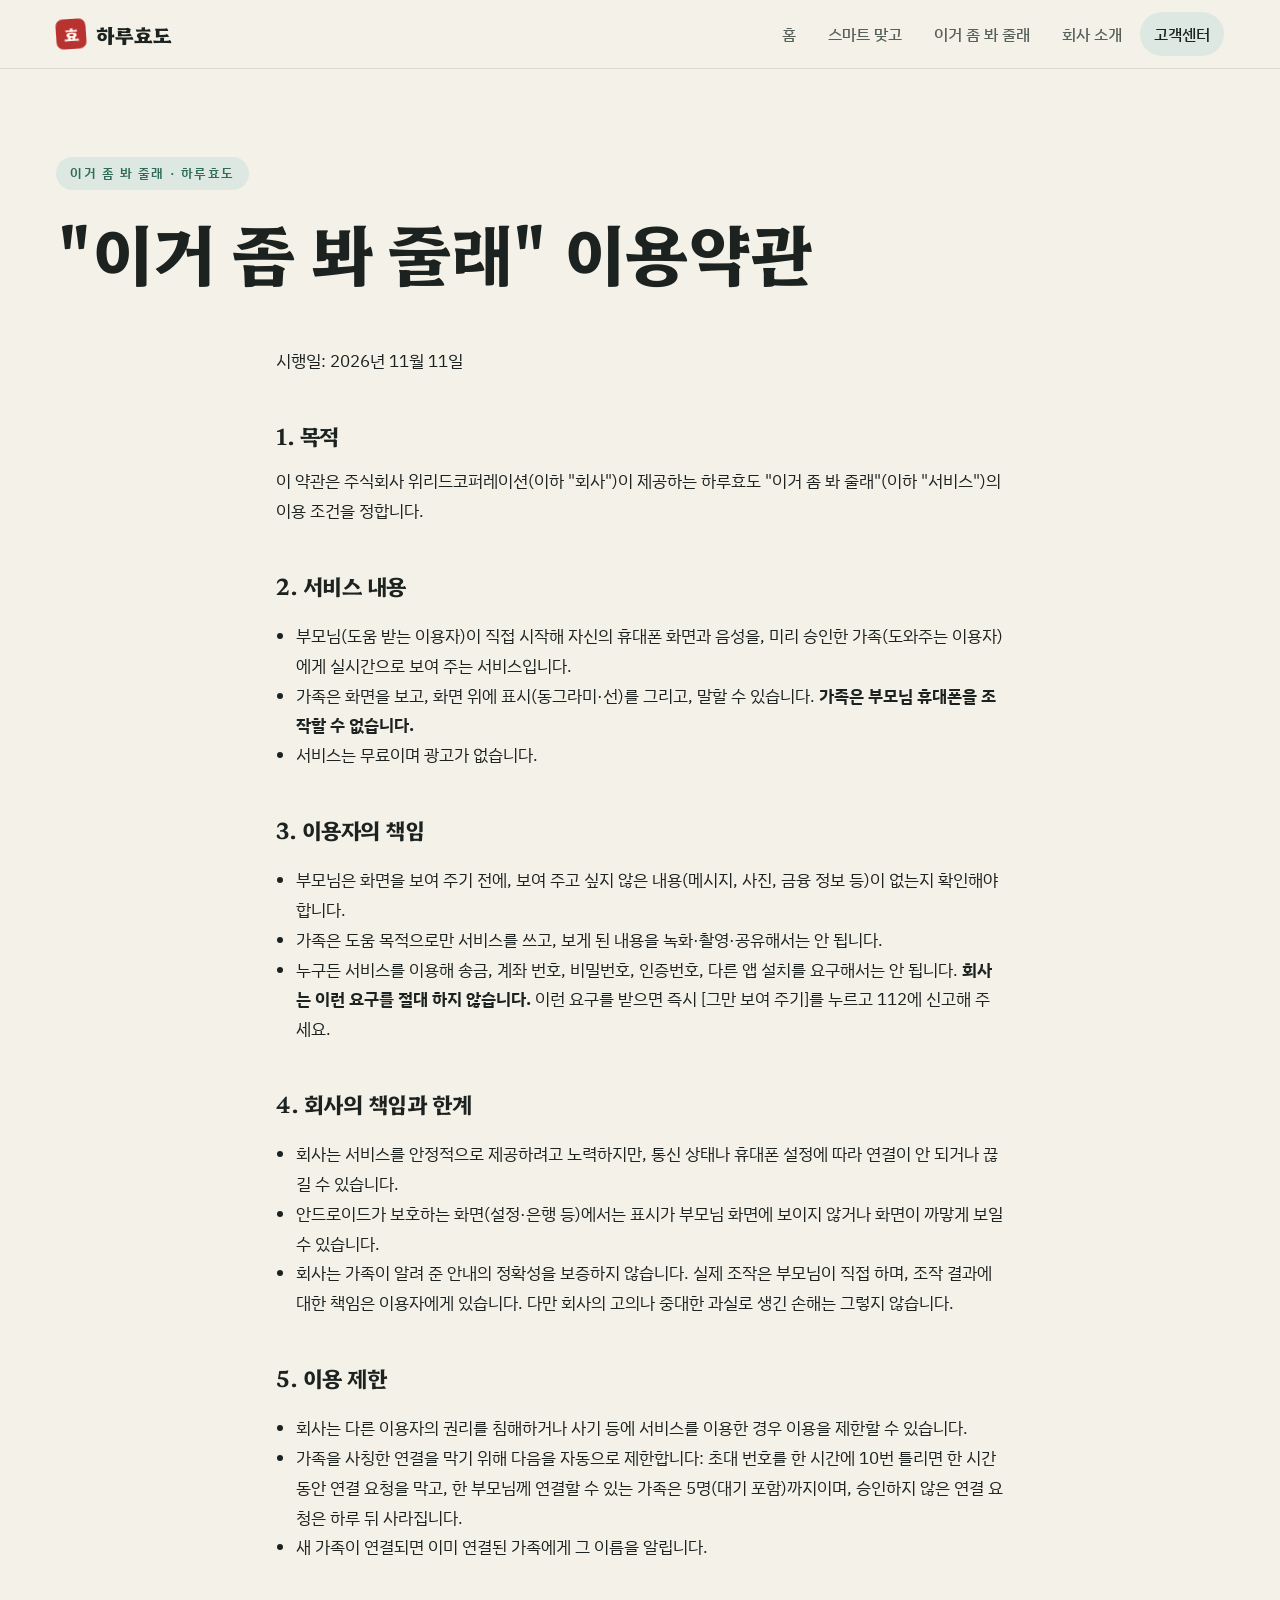
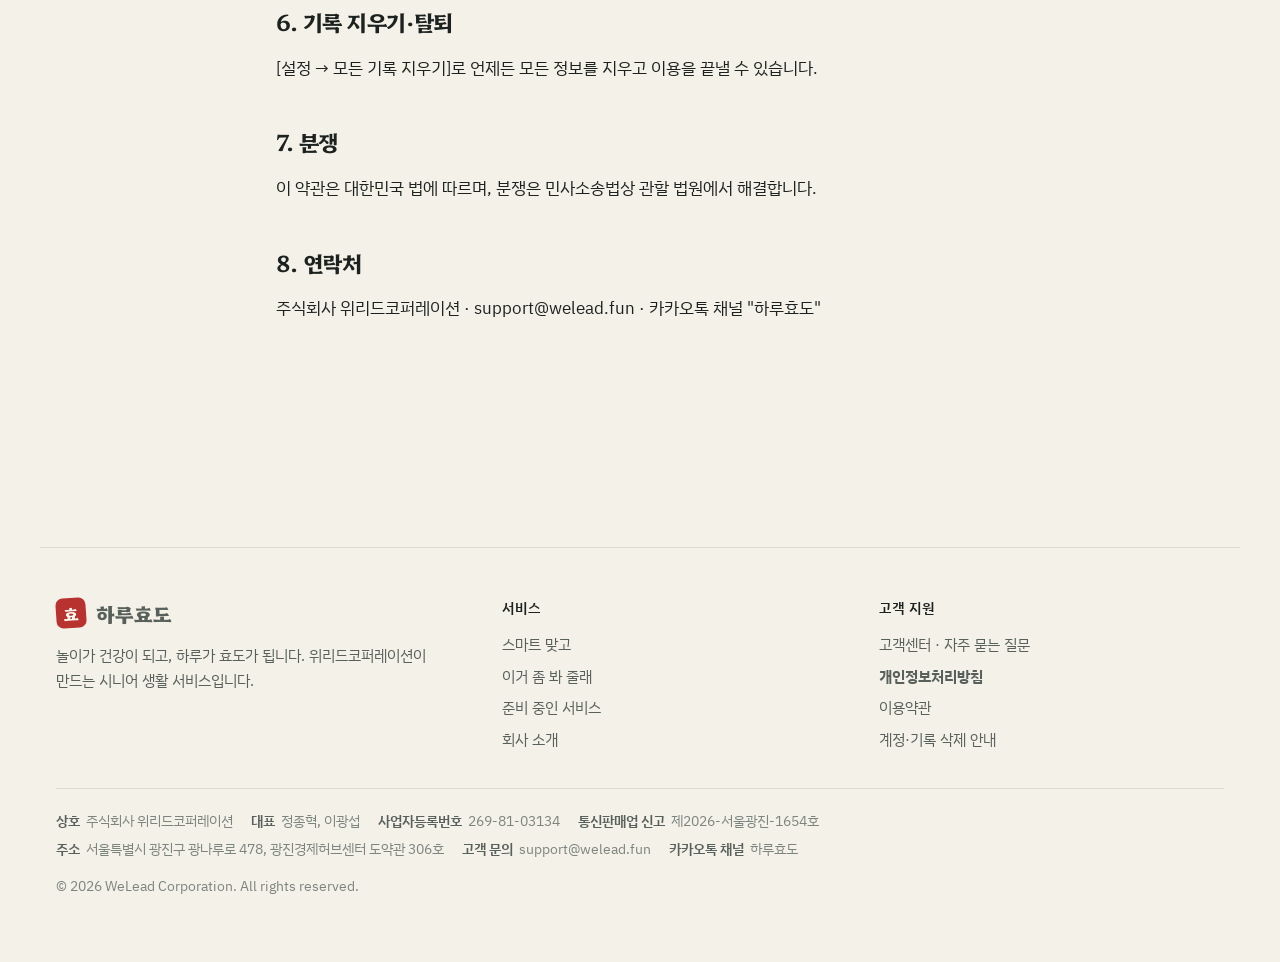
<file: look-terms.html>
<!doctype html>
<html lang="ko">
<head>
<meta charset="utf-8">
<meta name="viewport" content="width=device-width,initial-scale=1,viewport-fit=cover">
<title>이용약관 · 이거 좀 봐 줄래</title>
<link rel="preconnect" href="https://fonts.googleapis.com">
<link rel="preconnect" href="https://fonts.gstatic.com" crossorigin>
<link rel="stylesheet" href="https://fonts.googleapis.com/css2?family=Hahmlet:wght@300;500;700;800&family=IBM+Plex+Sans+KR:wght@400;500;600;700&display=swap">
<link rel="stylesheet" href="site.css">
<style>
:root { padding-top: env(safe-area-inset-top, 0px); padding-bottom: env(safe-area-inset-bottom, 0px); }
/* 정책 문서: 읽기 폭 한 단, 표는 가로 스크롤 */
.doc { max-width: 760px; padding-block: 24px 72px; }
.doc h2 { font-size: 22px; margin: 40px 0 12px; }
.doc p, .doc li { font-size: 17px; line-height: 1.75; color: var(--ink); }
.doc ul { padding-left: 20px; }
.doc .tbl { overflow-x: auto; margin: 12px 0; }
.doc table { border-collapse: collapse; width: 100%; min-width: 560px; font-size: 15px; }
.doc th, .doc td { text-align: left; vertical-align: top; padding: 10px 12px; border-bottom: 1px solid var(--hair); }
.doc th { color: var(--ink-2); font-weight: 600; }
.doc code { font-size: 0.9em; }
</style>
</head>
<body>
<header class="top">
  <div class="wrap">
    <a class="logo" href="./"><span class="seal">효</span>하루효도</a>
    <nav class="menu" aria-label="주 메뉴">
      <a href="./">홈</a>
      <a href="smartmatgo.html">스마트 맞고</a>
      <a href="look.html">이거 좀 봐 줄래</a>
      <a href="about.html">회사 소개</a>
      <a href="support.html" aria-current="page">고객센터</a>
    </nav>
  </div>
</header>

<main>
  <div class="wrap page-head"><span class="eyebrow">이거 좀 봐 줄래 · 하루효도</span><h1>&quot;이거 좀 봐 줄래&quot; 이용약관</h1></div>
  <section style="padding-top:8px"><div class="wrap doc">
<p>시행일: 2026년 11월 11일</p>
<h2>1. 목적</h2>
<p>이 약관은 주식회사 위리드코퍼레이션(이하 "회사")이 제공하는 하루효도 "이거 좀 봐 줄래"(이하 "서비스")의 이용 조건을 정합니다.</p>
<h2>2. 서비스 내용</h2>
<ul><li>부모님(도움 받는 이용자)이 직접 시작해 자신의 휴대폰 화면과 음성을, 미리 승인한 가족(도와주는 이용자)에게 실시간으로 보여 주는 서비스입니다.</li><li>가족은 화면을 보고, 화면 위에 표시(동그라미·선)를 그리고, 말할 수 있습니다. <b>가족은 부모님 휴대폰을 조작할 수 없습니다.</b></li><li>서비스는 무료이며 광고가 없습니다.</li></ul>
<h2>3. 이용자의 책임</h2>
<ul><li>부모님은 화면을 보여 주기 전에, 보여 주고 싶지 않은 내용(메시지, 사진, 금융 정보 등)이 없는지 확인해야 합니다.</li><li>가족은 도움 목적으로만 서비스를 쓰고, 보게 된 내용을 녹화·촬영·공유해서는 안 됩니다.</li><li>누구든 서비스를 이용해 송금, 계좌 번호, 비밀번호, 인증번호, 다른 앱 설치를 요구해서는 안 됩니다. <b>회사는 이런 요구를 절대 하지 않습니다.</b> 이런 요구를 받으면 즉시 [그만 보여 주기]를 누르고 112에 신고해 주세요.</li></ul>
<h2>4. 회사의 책임과 한계</h2>
<ul><li>회사는 서비스를 안정적으로 제공하려고 노력하지만, 통신 상태나 휴대폰 설정에 따라 연결이 안 되거나 끊길 수 있습니다.</li><li>안드로이드가 보호하는 화면(설정·은행 등)에서는 표시가 부모님 화면에 보이지 않거나 화면이 까맣게 보일 수 있습니다.</li><li>회사는 가족이 알려 준 안내의 정확성을 보증하지 않습니다. 실제 조작은 부모님이 직접 하며, 조작 결과에 대한 책임은 이용자에게 있습니다. 다만 회사의 고의나 중대한 과실로 생긴 손해는 그렇지 않습니다.</li></ul>
<h2>5. 이용 제한</h2>
<ul><li>회사는 다른 이용자의 권리를 침해하거나 사기 등에 서비스를 이용한 경우 이용을 제한할 수 있습니다.</li><li>가족을 사칭한 연결을 막기 위해 다음을 자동으로 제한합니다: 초대 번호를 한 시간에 10번 틀리면 한 시간 동안 연결 요청을 막고, 한 부모님께 연결할 수 있는 가족은 5명(대기 포함)까지이며, 승인하지 않은 연결 요청은 하루 뒤 사라집니다.</li><li>새 가족이 연결되면 이미 연결된 가족에게 그 이름을 알립니다.</li></ul>
<h2>6. 기록 지우기·탈퇴</h2>
<p>[설정 → 모든 기록 지우기]로 언제든 모든 정보를 지우고 이용을 끝낼 수 있습니다.</p>
<h2>7. 분쟁</h2>
<p>이 약관은 대한민국 법에 따르며, 분쟁은 민사소송법상 관할 법원에서 해결합니다.</p>
<h2>8. 연락처</h2>
<p>주식회사 위리드코퍼레이션 · support@welead.fun · 카카오톡 채널 "하루효도"</p>
</div></section>
</main>
<footer class="wrap foot">
  <div class="cols">
    <div class="about"><a class="logo" href="./"><span class="seal">효</span>하루효도</a><p>놀이가 건강이 되고, 하루가 효도가 됩니다. 위리드코퍼레이션이 만드는 시니어 생활 서비스입니다.</p></div>
    <div><h4>서비스</h4><ul><li><a href="smartmatgo.html">스마트 맞고</a></li><li><a href="look.html">이거 좀 봐 줄래</a></li><li><a href="./#services">준비 중인 서비스</a></li><li><a href="about.html">회사 소개</a></li></ul></div>
    <div><h4>고객 지원</h4><ul><li><a href="support.html">고객센터 · 자주 묻는 질문</a></li><li><a href="https://registr0716.github.io/smartmatgo/privacy.html" target="_blank" rel="noopener"><b>개인정보처리방침</b></a></li><li><a href="https://registr0716.github.io/smartmatgo/terms.html" target="_blank" rel="noopener">이용약관</a></li><li><a href="https://registr0716.github.io/smartmatgo/delete.html" target="_blank" rel="noopener">계정·기록 삭제 안내</a></li></ul></div>
  </div>
  <div class="biz">
    <div class="row-b"><span><b>상호</b>주식회사 위리드코퍼레이션</span><span><b>대표</b>정종혁, 이광섭</span><span><b>사업자등록번호</b>269-81-03134</span><span><b>통신판매업 신고</b>제2026-서울광진-1654호</span></div>
    <div class="row-b"><span><b>주소</b>서울특별시 광진구 광나루로 478, 광진경제허브센터 도약관 306호</span><span><b>고객 문의</b>support@welead.fun</span><span><b>카카오톡 채널</b>하루효도</span></div>
    <span class="copy">© 2026 WeLead Corporation. All rights reserved.</span>
  </div>
</footer>
<script src="site.js"></script>
</body>
</html>
</file>
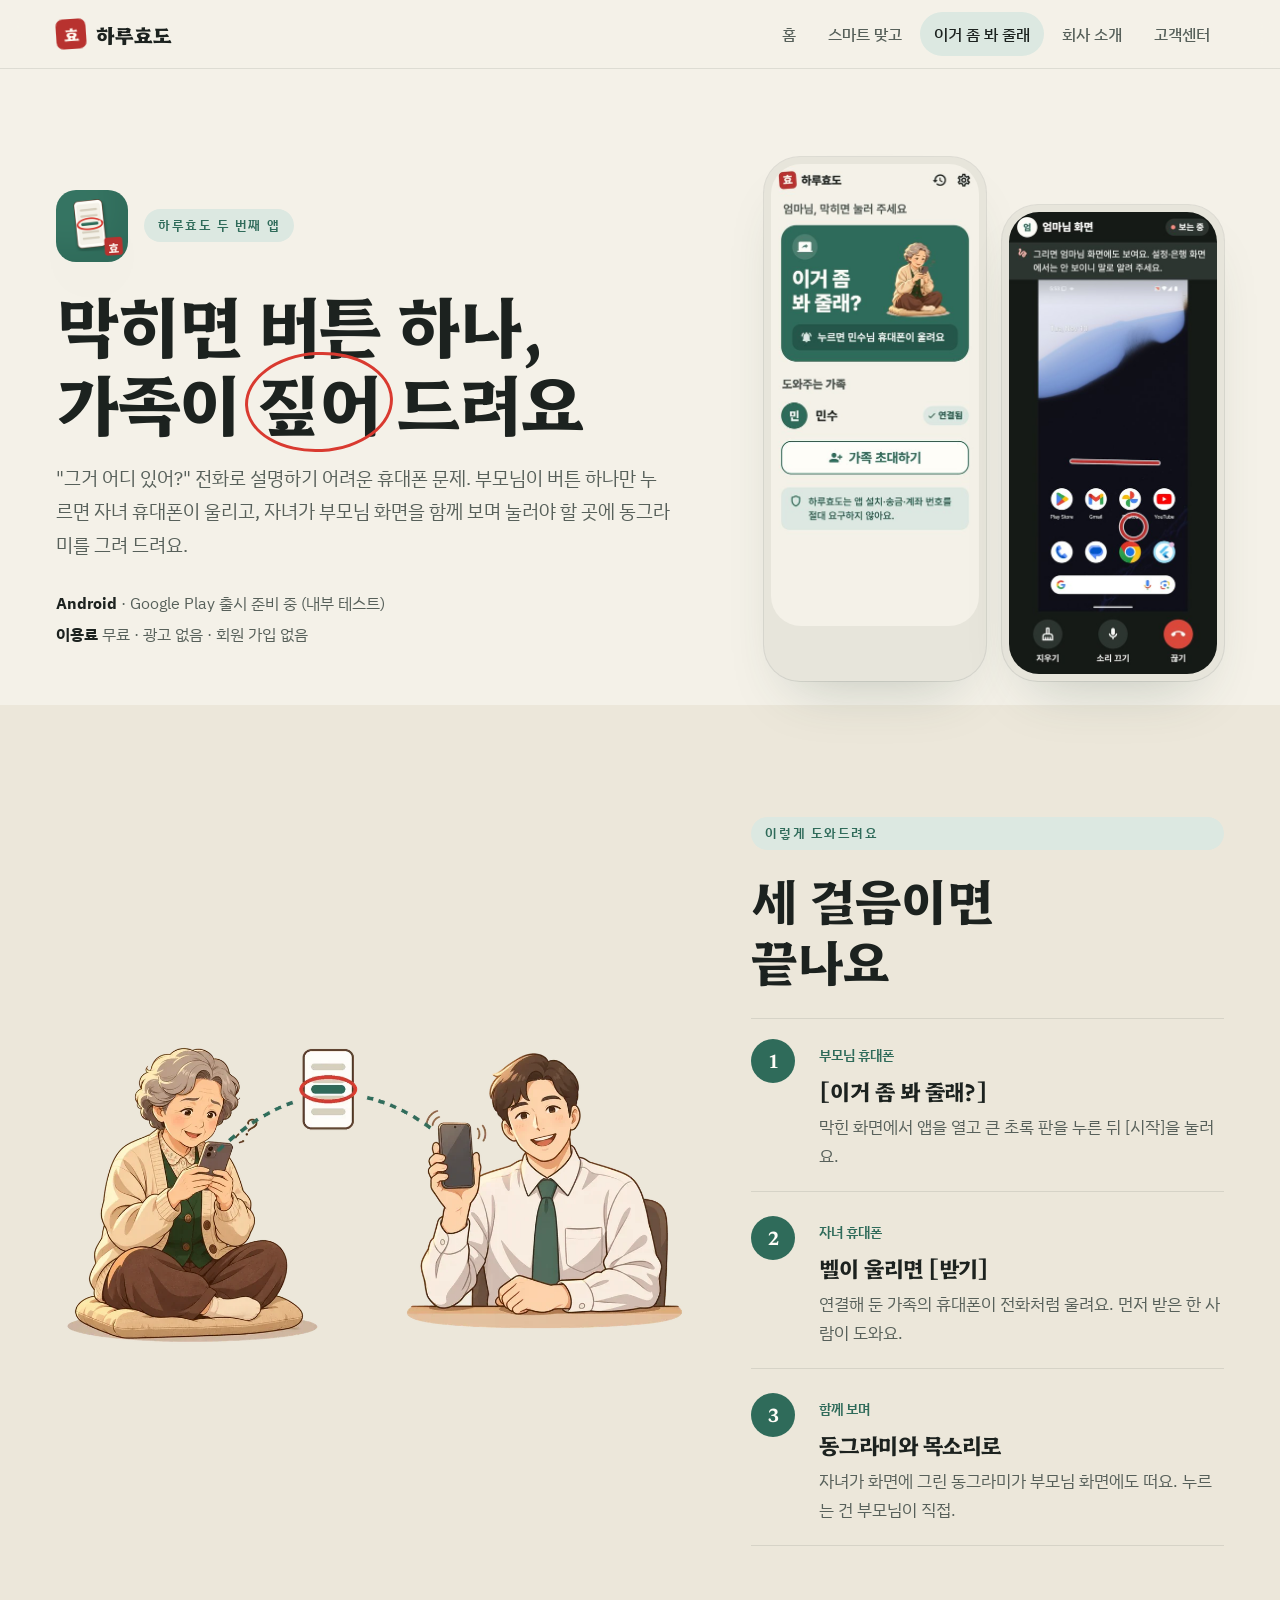
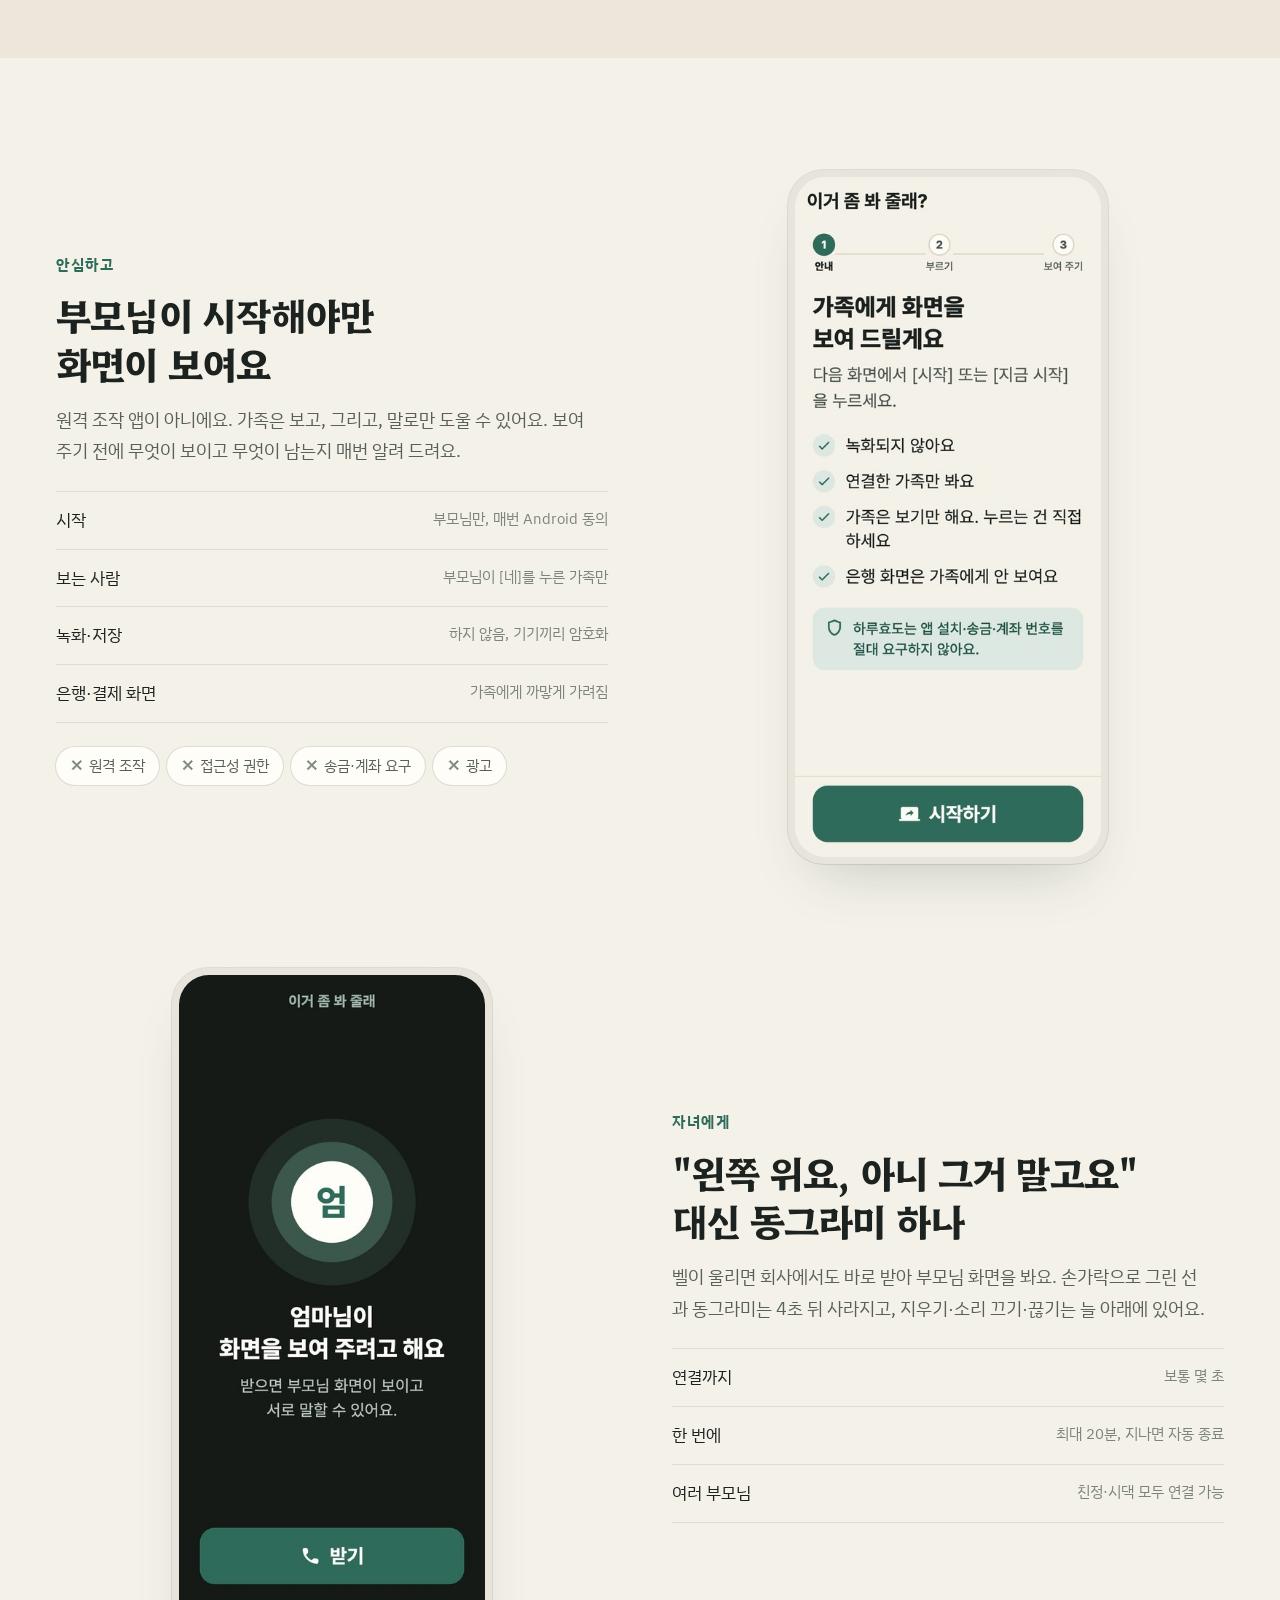
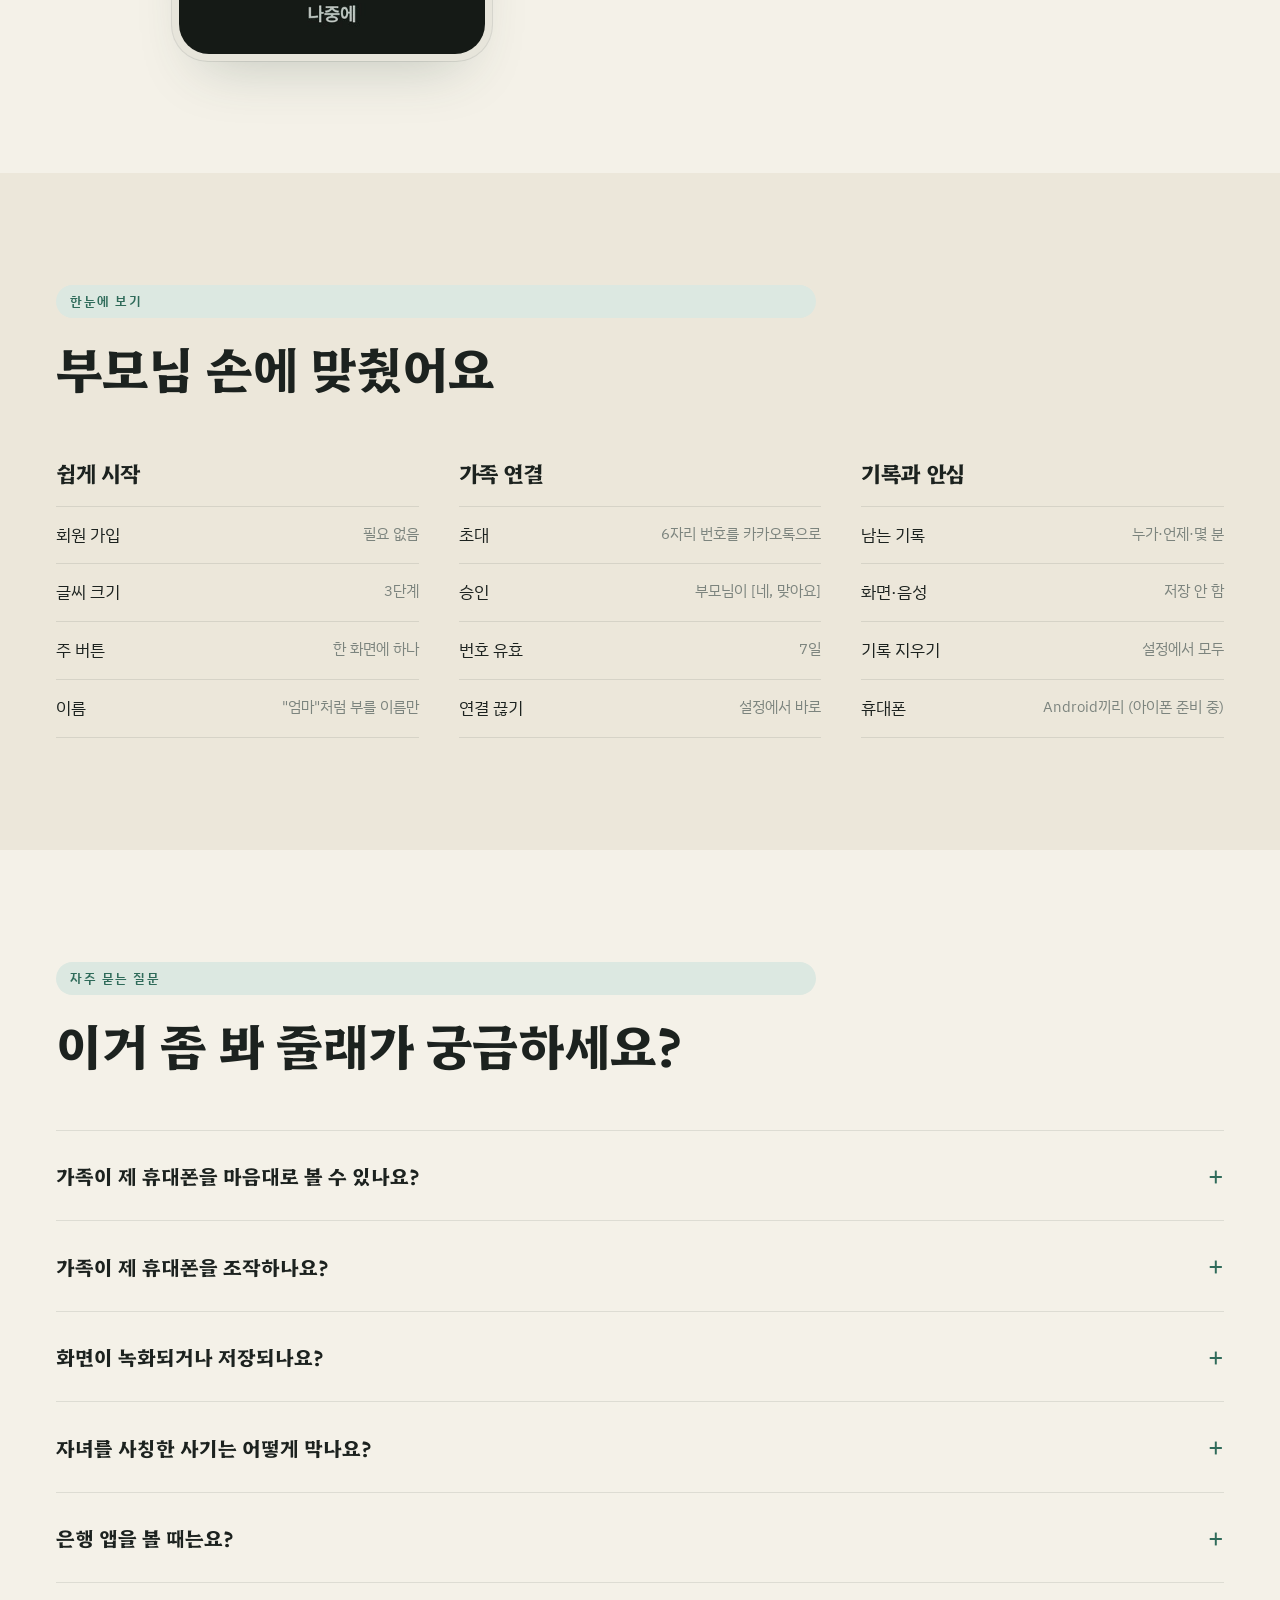
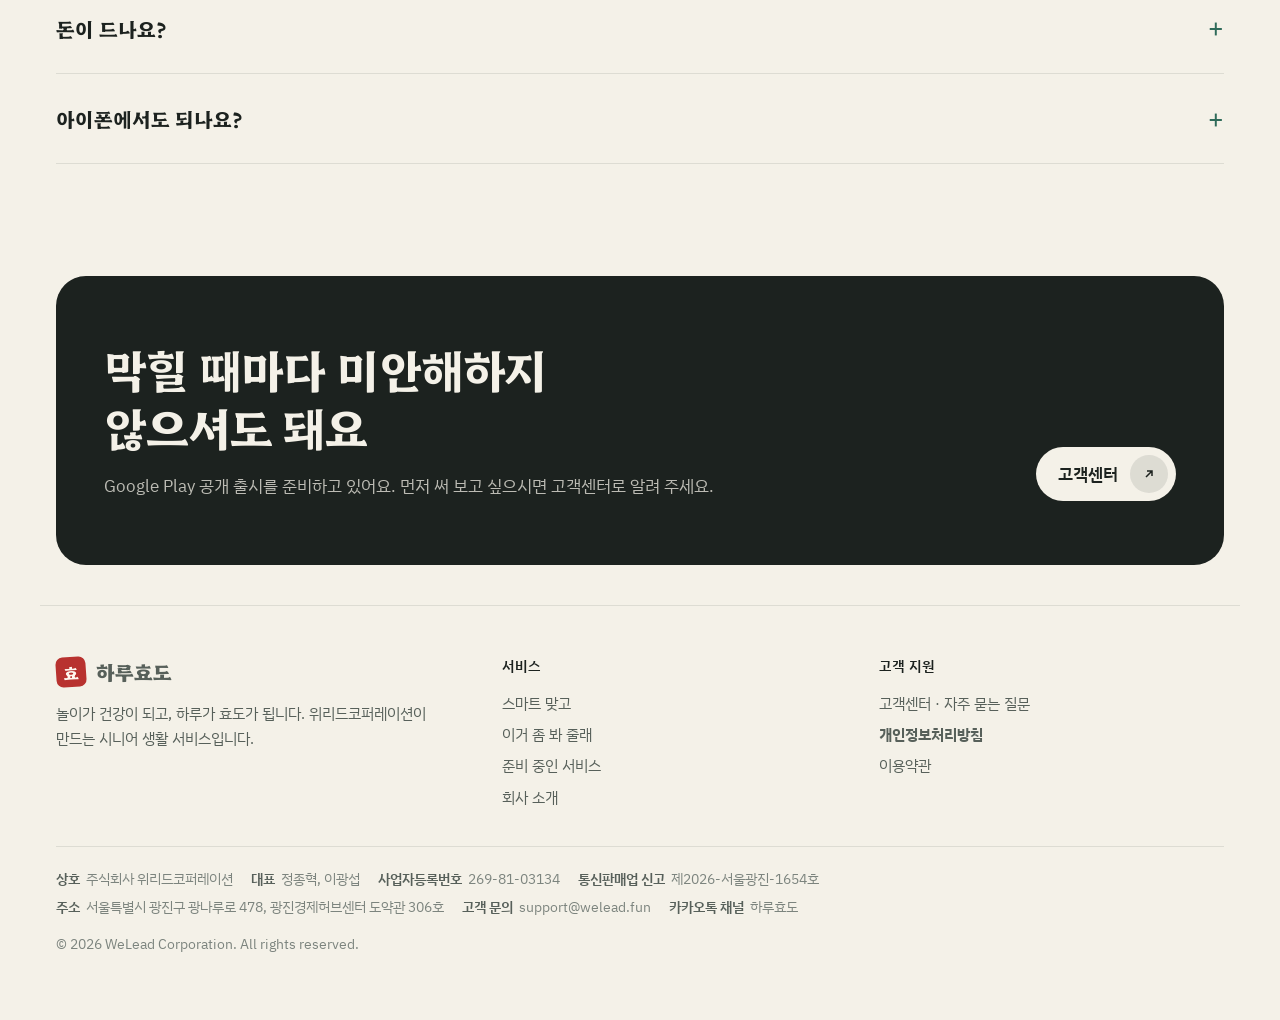
<file: look.html>
<!doctype html>
<html lang="ko">
<head>
<meta charset="utf-8">
<meta name="viewport" content="width=device-width,initial-scale=1,viewport-fit=cover">
<title>이거 좀 봐 줄래 · 하루효도</title>
<meta name="description" content="부모님이 휴대폰에서 막히면 버튼 하나로 가족에게 화면을 보여 주고, 가족은 화면 위에 동그라미를 그려 알려 드리는 하루효도 앱.">
<link rel="preconnect" href="https://fonts.googleapis.com">
<link rel="preconnect" href="https://fonts.gstatic.com" crossorigin>
<link rel="stylesheet" href="https://fonts.googleapis.com/css2?family=Hahmlet:wght@300;500;700;800&family=IBM+Plex+Sans+KR:wght@400;500;600;700&display=swap">
<link rel="stylesheet" href="site.css">
<style>
:root { padding-top: env(safe-area-inset-top, 0px); padding-bottom: env(safe-area-inset-bottom, 0px); }
/* 이거 좀 봐 줄래: 앱 머리(아이콘·휴대폰 둘) → 두 사람을 잇는 그림 + 세 걸음 → 약속 지그재그 → 한눈에 → 자주 묻는 질문 */
.app-head { display: grid; grid-template-columns: 1.1fr 0.9fr; gap: 48px; align-items: center; }
.app-head > * { min-width: 0; }
.app-head .badge { display: flex; align-items: center; gap: 16px; }
.app-head .badge img { width: 72px; height: 72px; border-radius: 20px; box-shadow: var(--shadow); }
.app-head h1 .mark { position: relative; white-space: nowrap; }
.app-head h1 .mark::after { content: ""; position: absolute; left: -0.18em; right: -0.18em; top: 0.02em; bottom: -0.04em; border: 3px solid #D93A30; border-radius: 50%; transform: rotate(-3deg); pointer-events: none; }
.phones { display: grid; grid-template-columns: 1fr 1fr; gap: 16px; max-width: 460px; justify-self: end; }
.phones .bezel { padding: 7px; border-radius: 36px; background: color-mix(in srgb, var(--ink) 6%, transparent); box-shadow: 0 0 0 1px var(--hair), var(--shadow); }
.phones .bezel img { border-radius: 30px; width: 100%; height: auto; }
.phones .bezel:last-child { margin-top: 48px; }
.status { margin-top: 28px; display: grid; gap: 4px; font-size: 15.5px; color: var(--ink-2); }
.status b { color: var(--ink); }

.scene { display: grid; grid-template-columns: 1.15fr 0.85fr; gap: 56px; align-items: center; }
.scene > * { min-width: 0; }
.scene .art { width: 100%; height: auto; }
.walk { list-style: none; margin: 0; padding: 0; display: grid; gap: 4px; border-top: 1px solid var(--hair); }
.walk li { display: grid; grid-template-columns: 52px 1fr; gap: 16px; padding: 20px 0; border-bottom: 1px solid var(--hair); }
.walk .n { width: 44px; height: 44px; border-radius: 50%; display: grid; place-items: center; background: var(--jade); color: var(--sheet); font-family: var(--display); font-weight: 700; font-size: 18px; }
.walk time { font-size: 14px; color: var(--jade); font-weight: 600; }
.walk h3 { font-size: 22px; margin-top: 2px; }
.walk p { color: var(--ink-2); font-size: 16.5px; margin-top: 4px; }

.zig { display: grid; gap: 104px; }
.row { display: grid; grid-template-columns: 1fr 1fr; gap: 64px; align-items: center; }
.row > * { min-width: 0; }
.row.flip .text { order: 2; }
.row .num { font-size: 15px; font-weight: 700; color: var(--jade); letter-spacing: 0.1em; }
.row h3 { font-size: clamp(27px, 3vw, 38px); line-height: 1.28; margin-top: 12px; }
.row p.desc { color: var(--ink-2); margin-top: 16px; font-size: 18px; max-width: 30em; }
.row .lines { margin-top: 24px; }
.row .shot { display: flex; justify-content: center; }
.row .shot .bezel { width: min(320px, 80%); padding: 7px; border-radius: 36px; background: color-mix(in srgb, var(--ink) 6%, transparent); box-shadow: 0 0 0 1px var(--hair), var(--shadow); }
.row .shot .bezel img { border-radius: 30px; width: 100%; height: auto; }
.not { list-style: none; padding: 0; margin: 24px 0 0; display: flex; flex-wrap: wrap; gap: 8px; }
.not li { padding: 6px 14px; border-radius: 999px; background: var(--sheet); box-shadow: 0 0 0 1px var(--hair); font-size: 14.5px; color: var(--ink-2); }
.not li::before { content: "✕ "; color: var(--ink-3); }

.spec { display: grid; grid-template-columns: repeat(3, minmax(0, 1fr)); gap: 40px; }
.spec > div { min-width: 0; }
.spec h3 { font-size: 22px; margin-bottom: 14px; }

@media (max-width: 1000px) {
  .app-head, .scene { grid-template-columns: 1fr; }
  .phones { justify-self: start; }
  .row, .row.flip { grid-template-columns: 1fr; gap: 36px; }
  .row.flip .text { order: 0; }
  .spec { grid-template-columns: 1fr; gap: 32px; }
}
</style>
</head>
<body>
<header class="top">
  <div class="wrap">
    <a class="logo" href="./"><span class="seal">효</span>하루효도</a>
    <nav class="menu" aria-label="주 메뉴">
      <a href="./">홈</a>
      <a href="smartmatgo.html">스마트 맞고</a>
      <a href="look.html" aria-current="page">이거 좀 봐 줄래</a>
      <a href="about.html">회사 소개</a>
      <a href="support.html">고객센터</a>
    </nav>
  </div>
</header>

<main>
  <div class="wrap page-head app-head">
    <div>
      <div class="badge"><img src="img/look-icon.png" alt="이거 좀 봐 줄래 아이콘: 휴대폰 화면 위 빨간 동그라미와 효 도장" width="160" height="160"><span class="eyebrow">하루효도 두 번째 앱</span></div>
      <h1>막히면 버튼 하나,<br>가족이 <span class="mark">짚어</span> 드려요</h1>
      <p class="lead">"그거 어디 있어?" 전화로 설명하기 어려운 휴대폰 문제. 부모님이 버튼 하나만 누르면 자녀 휴대폰이 울리고, 자녀가 부모님 화면을 함께 보며 눌러야 할 곳에 동그라미를 그려 드려요.</p>
      <div class="status">
        <span><b>Android</b> · Google Play 출시 준비 중 (내부 테스트)</span>
        <span><b>이용료</b> 무료 · 광고 없음 · 회원 가입 없음</span>
      </div>
    </div>
    <div class="phones">
      <div class="bezel"><img src="img/look-home.jpg" alt="부모님 화면: 초록 큰 판 '이거 좀 봐 줄래?', 누르면 민수님 휴대폰이 울려요" width="420" height="934"></div>
      <div class="bezel"><img src="img/look-viewer.jpg" alt="가족 화면: 엄마님 화면을 보며 앱 아이콘에 빨간 동그라미를 그린 모습" width="420" height="934"></div>
    </div>
  </div>

  <section class="tint">
    <div class="wrap scene">
      <img class="art reveal" src="img/look-together.webp" alt="소파에 앉아 휴대폰을 든 어머니와 사무실에서 벨이 울리는 휴대폰을 든 아들, 그 사이 화면 위 빨간 동그라미" width="1200" height="620">
      <div class="reveal">
        <div class="head" style="margin-bottom:28px"><span class="eyebrow">이렇게 도와드려요</span><h2>세 걸음이면<br>끝나요</h2></div>
        <ol class="walk">
          <li><span class="n">1</span><div><time>부모님 휴대폰</time><h3>[이거 좀 봐 줄래?]</h3><p>막힌 화면에서 앱을 열고 큰 초록 판을 누른 뒤 [시작]을 눌러요.</p></div></li>
          <li><span class="n">2</span><div><time>자녀 휴대폰</time><h3>벨이 울리면 [받기]</h3><p>연결해 둔 가족의 휴대폰이 전화처럼 울려요. 먼저 받은 한 사람이 도와요.</p></div></li>
          <li><span class="n">3</span><div><time>함께 보며</time><h3>동그라미와 목소리로</h3><p>자녀가 화면에 그린 동그라미가 부모님 화면에도 떠요. 누르는 건 부모님이 직접.</p></div></li>
        </ol>
      </div>
    </div>
  </section>

  <section>
    <div class="wrap zig">
      <div class="row">
        <div class="text reveal">
          <span class="num">안심하고</span>
          <h3>부모님이 시작해야만<br>화면이 보여요</h3>
          <p class="desc">원격 조작 앱이 아니에요. 가족은 보고, 그리고, 말로만 도울 수 있어요. 보여 주기 전에 무엇이 보이고 무엇이 남는지 매번 알려 드려요.</p>
          <ul class="lines"><li>시작 <span>부모님만, 매번 Android 동의</span></li><li>보는 사람 <span>부모님이 [네]를 누른 가족만</span></li><li>녹화·저장 <span>하지 않음, 기기끼리 암호화</span></li><li>은행·결제 화면 <span>가족에게 까맣게 가려짐</span></li></ul>
          <ul class="not" aria-label="하지 않는 것"><li>원격 조작</li><li>접근성 권한</li><li>송금·계좌 요구</li><li>광고</li></ul>
        </div>
        <div class="shot reveal"><div class="bezel"><img src="img/look-guide.jpg" alt="시작 전 안내: 녹화되지 않아요, 연결한 가족만 봐요, 가족은 보기만 해요, 은행 화면은 가족에게 안 보여요" width="420" height="934"></div></div>
      </div>

      <div class="row flip">
        <div class="text reveal">
          <span class="num">자녀에게</span>
          <h3>"왼쪽 위요, 아니 그거 말고요"<br>대신 동그라미 하나</h3>
          <p class="desc">벨이 울리면 회사에서도 바로 받아 부모님 화면을 봐요. 손가락으로 그린 선과 동그라미는 4초 뒤 사라지고, 지우기·소리 끄기·끊기는 늘 아래에 있어요.</p>
          <ul class="lines"><li>연결까지 <span>보통 몇 초</span></li><li>한 번에 <span>최대 20분, 지나면 자동 종료</span></li><li>여러 부모님 <span>친정·시댁 모두 연결 가능</span></li></ul>
        </div>
        <div class="shot reveal"><div class="bezel"><img src="img/look-incoming.jpg" alt="가족 벨 화면: 엄마님이 화면을 보여 주려고 해요, 받기 버튼" width="420" height="934"></div></div>
      </div>
    </div>
  </section>

  <section class="tint">
    <div class="wrap">
      <div class="head reveal"><span class="eyebrow">한눈에 보기</span><h2>부모님 손에 맞췄어요</h2></div>
      <div class="spec reveal">
        <div><h3>쉽게 시작</h3><ul class="lines"><li>회원 가입 <span>필요 없음</span></li><li>글씨 크기 <span>3단계</span></li><li>주 버튼 <span>한 화면에 하나</span></li><li>이름 <span>"엄마"처럼 부를 이름만</span></li></ul></div>
        <div><h3>가족 연결</h3><ul class="lines"><li>초대 <span>6자리 번호를 카카오톡으로</span></li><li>승인 <span>부모님이 [네, 맞아요]</span></li><li>번호 유효 <span>7일</span></li><li>연결 끊기 <span>설정에서 바로</span></li></ul></div>
        <div><h3>기록과 안심</h3><ul class="lines"><li>남는 기록 <span>누가·언제·몇 분</span></li><li>화면·음성 <span>저장 안 함</span></li><li>기록 지우기 <span>설정에서 모두</span></li><li>휴대폰 <span>Android끼리 (아이폰 준비 중)</span></li></ul></div>
      </div>
    </div>
  </section>

  <section>
    <div class="wrap">
      <div class="head reveal"><span class="eyebrow">자주 묻는 질문</span><h2>이거 좀 봐 줄래가 궁금하세요?</h2></div>
      <div class="faq reveal">
        <details><summary>가족이 제 휴대폰을 마음대로 볼 수 있나요?</summary><p>아니요. 부모님이 [이거 좀 봐 줄래?]를 누르고 Android 화면 공유 동의에서 [시작]을 눌러야만 보입니다. 가족이 먼저 연결을 걸 수 없고, 부모님이 승인한 가족만 받을 수 있습니다.</p></details>
        <details><summary>가족이 제 휴대폰을 조작하나요?</summary><p>아니요. 가족은 화면을 보고, 화면 위에 동그라미·선을 그리고, 말로 알려 드리는 것만 할 수 있습니다. 누르는 것은 언제나 부모님이 직접 하십니다.</p></details>
        <details><summary>화면이 녹화되거나 저장되나요?</summary><p>아니요. 화면과 음성은 두 휴대폰 사이에서 암호화되어 실시간으로만 오가고, 하루효도 서버에 저장되지 않습니다. 기록에는 누가, 언제, 몇 분 봤는지만 남습니다.</p></details>
        <details><summary>자녀를 사칭한 사기는 어떻게 막나요?</summary><p>가족 연결은 부모님이 직접 [네, 가족이 맞아요]까지 두 번 눌러야 됩니다. 새 가족이 연결되면 이미 연결된 가족에게 그 이름이 알려지고, 처음 연결된 날에는 도움을 시작하기 전에 한 번 더 확인을 안내합니다. 초대 번호를 여러 번 틀리면 한 시간 동안 막고, 가족은 다섯 명까지만 연결할 수 있습니다. 누군가 전화나 문자로 "앱 깔고 번호 알려 줘"라고 하면 연결하지 말고 자녀에게 직접 전화해 확인하세요.</p></details>
        <details><summary>은행 앱을 볼 때는요?</summary><p>은행·결제처럼 Android가 보호하는 화면은 가족에게 까맣게 보입니다. 이때는 말로만 안내받으세요. 하루효도는 앱 설치·송금·계좌 번호를 절대 요구하지 않습니다.</p></details>
        <details><summary>돈이 드나요?</summary><p>무료이고 광고가 없습니다.</p></details>
        <details><summary>아이폰에서도 되나요?</summary><p>지금은 Android 휴대폰끼리 쓸 수 있습니다. 도와줄 가족이 아이폰이면 앱에서 대기 등록을 해 두시면 준비되는 대로 알려 드립니다.</p></details>
      </div>
    </div>
  </section>

  <div class="wrap">
    <div class="closing reveal">
      <div>
        <h2>막힐 때마다 미안해하지<br>않으셔도 돼요</h2>
        <p>Google Play 공개 출시를 준비하고 있어요. 먼저 써 보고 싶으시면 고객센터로 알려 주세요.</p>
      </div>
      <a class="btn solid" href="support.html">고객센터<span class="dot"><svg viewBox="0 0 14 14" fill="none" stroke="currentColor" stroke-width="1.5"><path d="M4 10 10 4M5 4h5v5"/></svg></span></a>
    </div>
  </div>
</main>

<footer class="wrap foot">
  <div class="cols">
    <div class="about"><a class="logo" href="./"><span class="seal">효</span>하루효도</a><p>놀이가 건강이 되고, 하루가 효도가 됩니다. 위리드코퍼레이션이 만드는 시니어 생활 서비스입니다.</p></div>
    <div><h4>서비스</h4><ul><li><a href="smartmatgo.html">스마트 맞고</a></li><li><a href="look.html">이거 좀 봐 줄래</a></li><li><a href="./#services">준비 중인 서비스</a></li><li><a href="about.html">회사 소개</a></li></ul></div>
    <div><h4>고객 지원</h4><ul><li><a href="support.html">고객센터 · 자주 묻는 질문</a></li><li><a href="look-privacy.html"><b>개인정보처리방침</b></a></li><li><a href="look-terms.html">이용약관</a></li></ul></div>
  </div>
  <div class="biz">
    <div class="row-b"><span><b>상호</b>주식회사 위리드코퍼레이션</span><span><b>대표</b>정종혁, 이광섭</span><span><b>사업자등록번호</b>269-81-03134</span><span><b>통신판매업 신고</b>제2026-서울광진-1654호</span></div>
    <div class="row-b"><span><b>주소</b>서울특별시 광진구 광나루로 478, 광진경제허브센터 도약관 306호</span><span><b>고객 문의</b>support@welead.fun</span><span><b>카카오톡 채널</b>하루효도</span></div>
    <span class="copy">© 2026 WeLead Corporation. All rights reserved.</span>
  </div>
</footer>
<script src="site.js"></script>
</body>
</html>
</file>
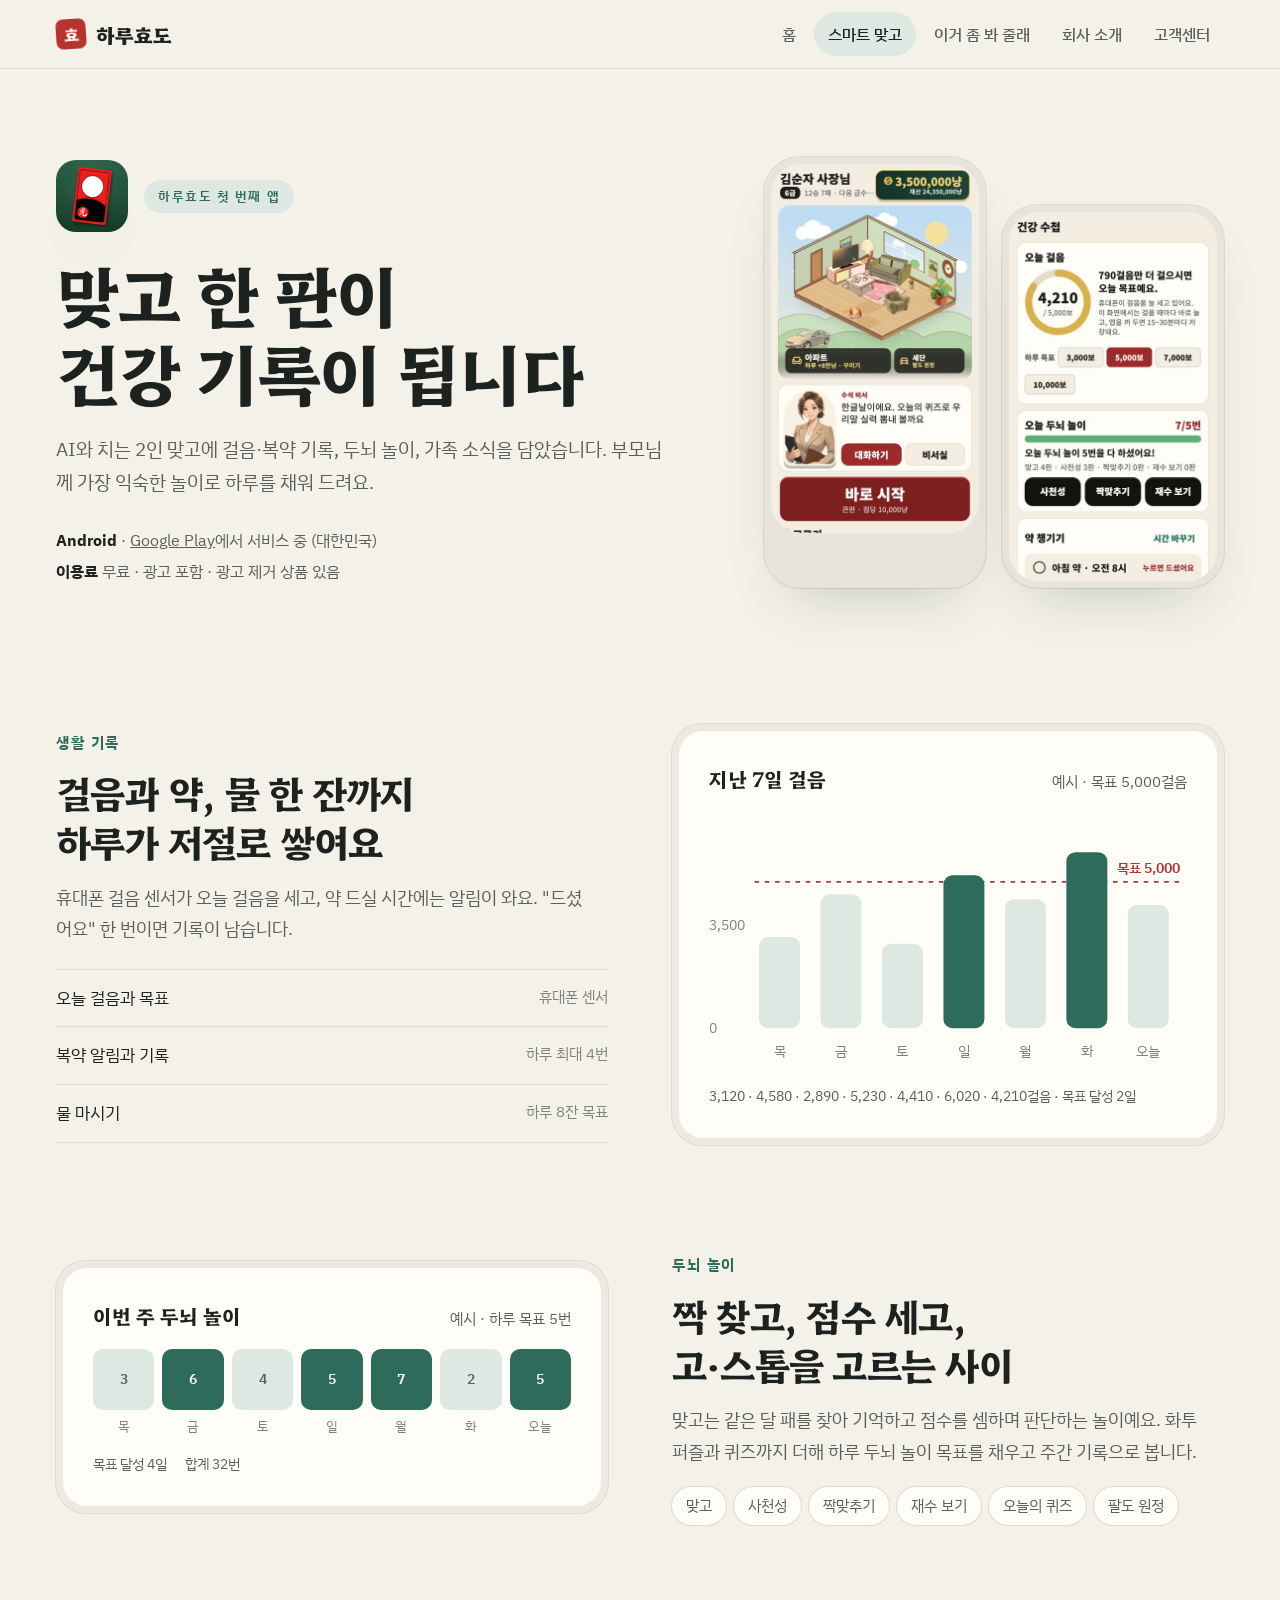
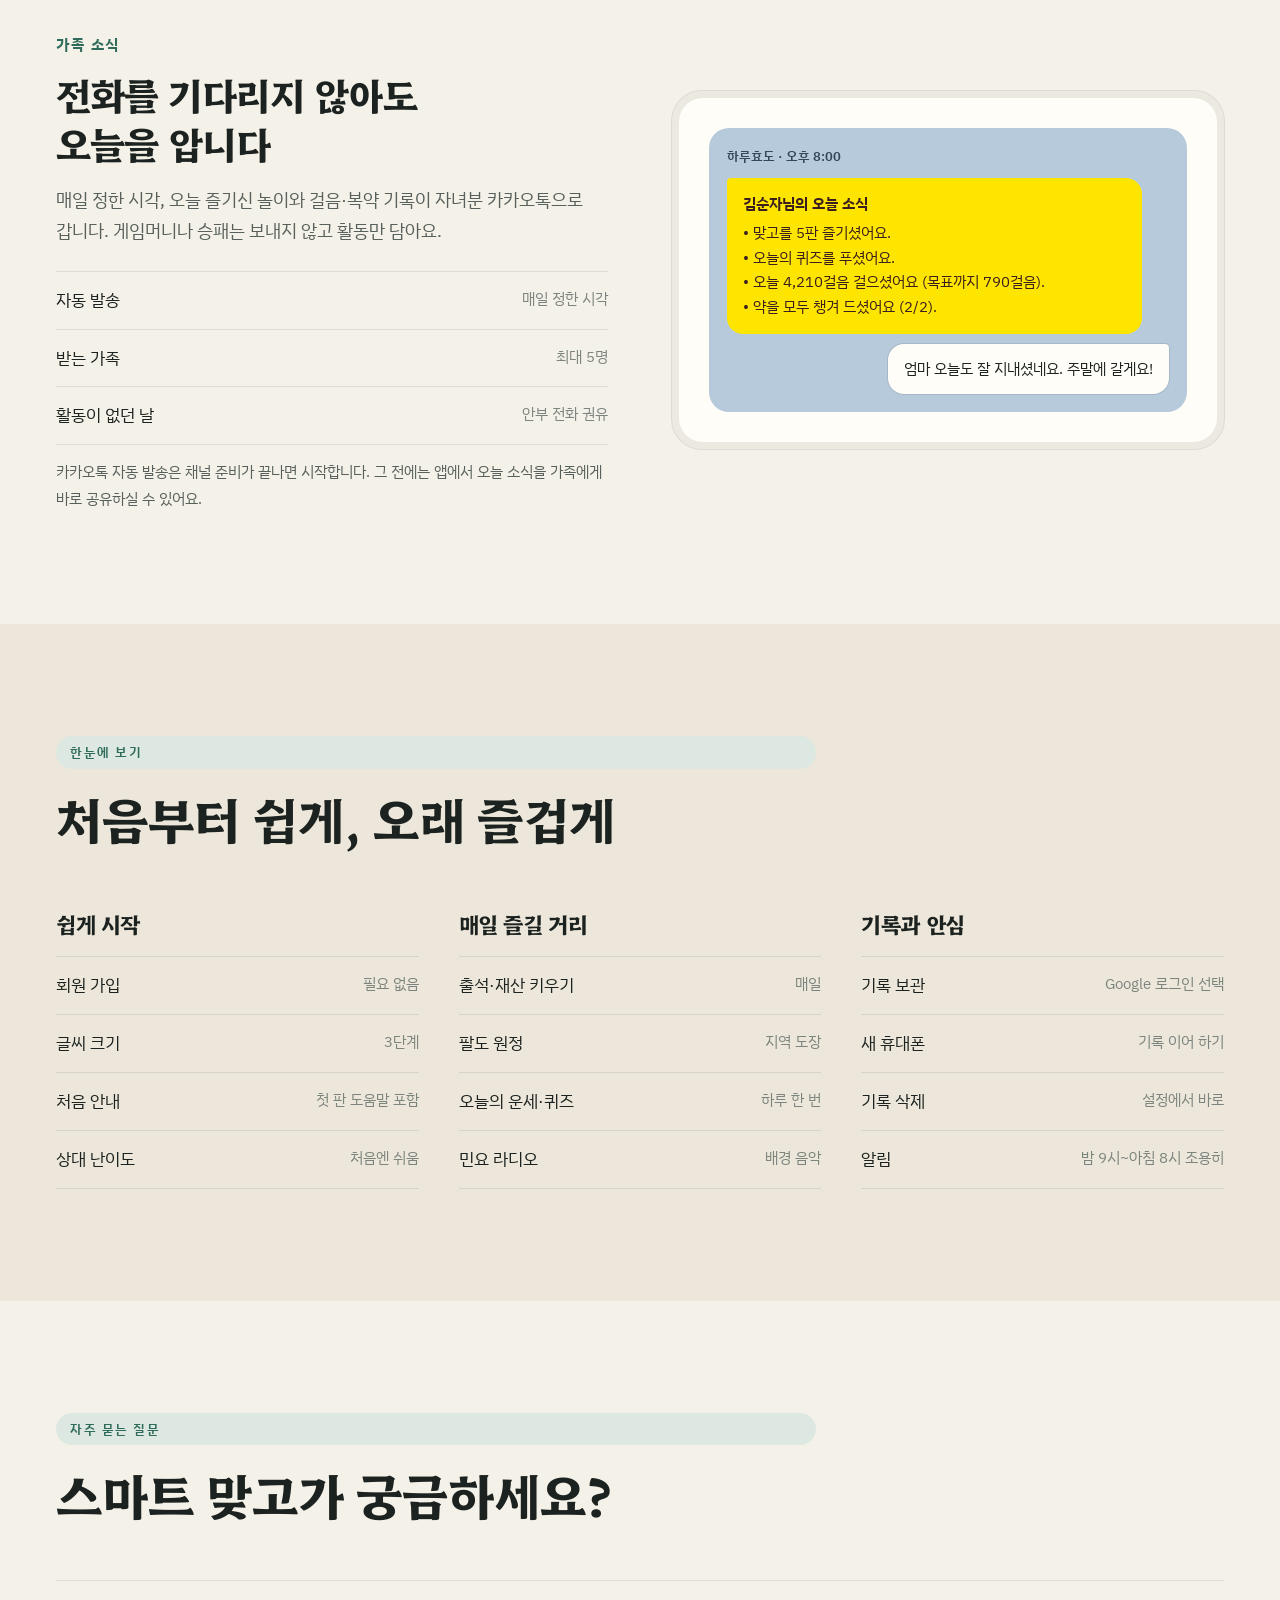
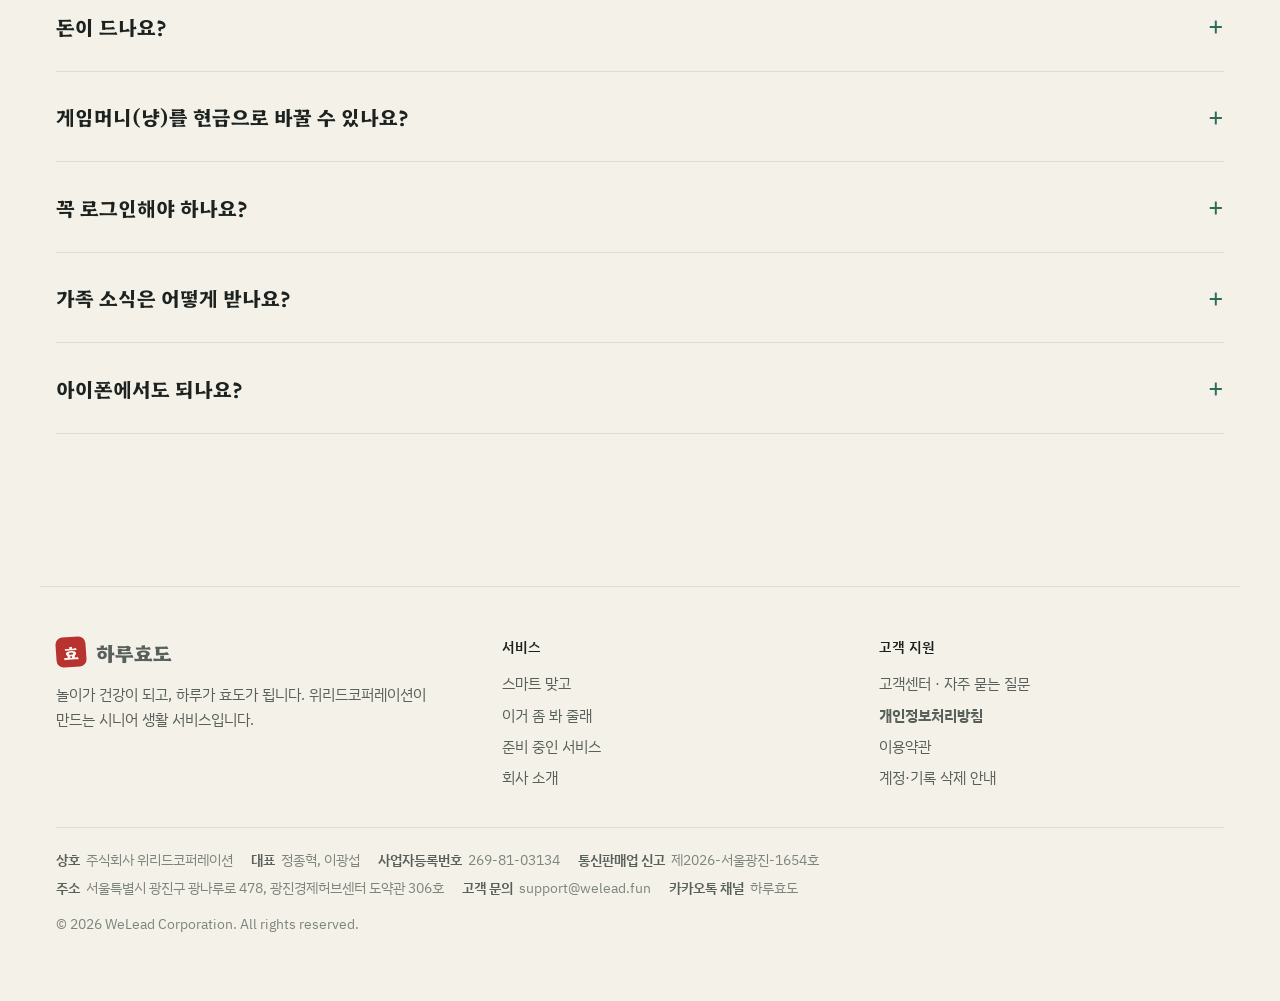
<file: smartmatgo.html>
<!doctype html>
<html lang="ko">
<head>
<meta charset="utf-8">
<meta name="viewport" content="width=device-width,initial-scale=1,viewport-fit=cover">
<title>스마트 맞고 · 하루효도</title>
<link rel="preconnect" href="https://fonts.googleapis.com">
<link rel="preconnect" href="https://fonts.gstatic.com" crossorigin>
<link rel="stylesheet" href="https://fonts.googleapis.com/css2?family=Hahmlet:wght@300;500;700;800&family=IBM+Plex+Sans+KR:wght@400;500;600;700&display=swap">
<link rel="stylesheet" href="site.css">
<style>
:root { padding-top: env(safe-area-inset-top, 0px); padding-bottom: env(safe-area-inset-bottom, 0px); }
[hidden] { display: none !important; }
/* 스마트 맞고: 앱 소개 머리(아이콘·휴대폰 둘) → 세 기둥 지그재그(데이터 그림) → 기능 표 → 자주 묻는 질문 */
.app-head { display: grid; grid-template-columns: 1.1fr 0.9fr; gap: 48px; align-items: center; }
.app-head > * { min-width: 0; }
.app-head .badge { display: flex; align-items: center; gap: 16px; }
.app-head .badge img { width: 72px; height: 72px; border-radius: 20px; box-shadow: var(--shadow); }
.phones { display: grid; grid-template-columns: 1fr 1fr; gap: 16px; max-width: 460px; justify-self: end; }
.phones .bezel { padding: 7px; border-radius: 36px; background: color-mix(in srgb, var(--ink) 6%, transparent); box-shadow: 0 0 0 1px var(--hair), var(--shadow); }
.phones .bezel img { border-radius: 30px; width: 100%; height: auto; }
.phones .bezel:last-child { margin-top: 48px; }
.status { margin-top: 28px; display: grid; gap: 4px; font-size: 15.5px; color: var(--ink-2); }
.status b { color: var(--ink); }

.zig { display: grid; gap: 104px; }
.row { display: grid; grid-template-columns: 1fr 1fr; gap: 64px; align-items: center; }
.row > * { min-width: 0; }
.row.flip .text { order: 2; }
.row .num { font-size: 15px; font-weight: 700; color: var(--jade); letter-spacing: 0.1em; }
.row h3 { font-size: clamp(27px, 3vw, 38px); line-height: 1.28; margin-top: 12px; }
.row p.desc { color: var(--ink-2); margin-top: 16px; font-size: 18px; max-width: 30em; }
.row .lines { margin-top: 24px; }
.viz-title { display: flex; justify-content: space-between; align-items: baseline; gap: 12px; flex-wrap: wrap; margin-bottom: 16px; font-size: 14.5px; color: var(--ink-2); }
.viz-title b { font-family: var(--display); font-size: 20px; color: var(--ink); }
.chart { width: 100%; height: auto; overflow: visible; }
.chart text { font-family: var(--body); font-size: 12px; fill: var(--ink-3); }
.chart .bar { fill: var(--jade-soft); }
.chart .bar.hit { fill: var(--jade); }
.chart .goal { stroke: var(--seal); stroke-dasharray: 4 5; stroke-width: 1.5; fill: none; }
.chart .goal-label { fill: var(--seal); font-weight: 600; }
.brain { display: grid; grid-template-columns: repeat(7, minmax(0, 1fr)); gap: 8px; }
.brain div { aspect-ratio: 1; max-width: 100%; border-radius: 10px; background: var(--jade-soft); display: grid; place-items: center; font-size: 14px; font-weight: 600; color: var(--ink-2); font-variant-numeric: tabular-nums; }
.brain div.full { background: var(--jade); color: var(--sheet); }
.brain-days { display: grid; grid-template-columns: repeat(7, minmax(0, 1fr)); gap: 8px; margin-top: 6px; text-align: center; font-size: 12.5px; color: var(--ink-3); }
.brain-legend { display: flex; gap: 18px; margin-top: 14px; font-size: 14px; color: var(--ink-2); flex-wrap: wrap; }
.games { display: flex; flex-wrap: wrap; gap: 8px; margin-top: 20px; }
.games span { padding: 6px 14px; border-radius: 999px; background: var(--sheet); box-shadow: 0 0 0 1px var(--hair); font-size: 14.5px; color: var(--ink-2); }

.spec { display: grid; grid-template-columns: repeat(3, minmax(0, 1fr)); gap: 40px; }
.spec > div { min-width: 0; }
.spec h3 { font-size: 22px; margin-bottom: 14px; }

@media (max-width: 1000px) {
  .app-head { grid-template-columns: 1fr; }
  .phones { justify-self: start; }
  .row, .row.flip { grid-template-columns: 1fr; gap: 36px; }
  .row.flip .text { order: 0; }
  .spec { grid-template-columns: 1fr; gap: 32px; }
}
</style>
</head>
<body>
<header class="top">
  <div class="wrap">
    <a class="logo" href="./"><span class="seal">효</span>하루효도</a>
    <nav class="menu" aria-label="주 메뉴">
      <a href="./">홈</a>
      <a href="smartmatgo.html" aria-current="page">스마트 맞고</a>
      <a href="look.html">이거 좀 봐 줄래</a>
      <a href="about.html">회사 소개</a>
      <a href="support.html">고객센터</a>
    </nav>
  </div>
</header>

<main>
  <div class="wrap page-head app-head">
    <div>
      <div class="badge"><img src="img/matgo-icon.png" alt="스마트 맞고 아이콘" width="160" height="160"><span class="eyebrow">하루효도 첫 번째 앱</span></div>
      <h1>맞고 한 판이<br>건강 기록이 됩니다</h1>
      <p class="lead">AI와 치는 2인 맞고에 걸음·복약 기록, 두뇌 놀이, 가족 소식을 담았습니다. 부모님께 가장 익숙한 놀이로 하루를 채워 드려요.</p>
      <div class="status">
        <span><b>Android</b> · <a href="https://play.google.com/store/apps/details?id=fun.welead.smartmatgo" target="_blank" rel="noopener">Google Play</a>에서 서비스 중 (대한민국)</span>
        <span><b>이용료</b> 무료 · 광고 포함 · 광고 제거 상품 있음</span>
      </div>
    </div>
    <div class="phones">
      <div class="bezel"><img src="img/matgo-table.jpg" alt="스마트 맞고 첫 화면: 집과 비서, 바로 시작 버튼" width="420" height="746"></div>
      <div class="bezel"><img src="img/matgo-lobby.jpg" alt="건강 수첩: 오늘 걸음 4,210보, 약 챙기기" width="420" height="746"></div>
    </div>
  </div>

  <section>
    <div class="wrap zig">
      <div class="row">
        <div class="text reveal">
          <span class="num">생활 기록</span>
          <h3>걸음과 약, 물 한 잔까지<br>하루가 저절로 쌓여요</h3>
          <p class="desc">휴대폰 걸음 센서가 오늘 걸음을 세고, 약 드실 시간에는 알림이 와요. "드셨어요" 한 번이면 기록이 남습니다.</p>
          <ul class="lines"><li>오늘 걸음과 목표 <span>휴대폰 센서</span></li><li>복약 알림과 기록 <span>하루 최대 4번</span></li><li>물 마시기 <span>하루 8잔 목표</span></li></ul>
        </div>
        <div class="shell reveal"><div class="core">
          <div class="viz-title"><b>지난 7일 걸음</b><span>예시 · 목표 5,000걸음</span></div>
          <svg class="chart" viewBox="0 0 420 222" role="img" aria-label="지난 7일 걸음 막대 그래프, 7일 중 2일 목표 달성">
            <!-- y: 0~7,000걸음 → 190~10px (1,000걸음 = 25.7px) -->
            <line x1="40" x2="414" y1="61.4" y2="61.4" class="goal"/><text x="414" y="54" text-anchor="end" class="goal-label">목표 5,000</text>
            <text x="0" y="194">0</text><text x="0" y="104">3,500</text>
            <rect class="bar" x="44" y="109.8" width="36" height="80.2" rx="8"/>
            <rect class="bar" x="98" y="72.3" width="36" height="117.7" rx="8"/>
            <rect class="bar" x="152" y="115.7" width="36" height="74.3" rx="8"/>
            <rect class="bar hit" x="206" y="55.6" width="36" height="134.4" rx="8"/>
            <rect class="bar" x="260" y="76.7" width="36" height="113.3" rx="8"/>
            <rect class="bar hit" x="314" y="35.3" width="36" height="154.7" rx="8"/>
            <rect class="bar" x="368" y="81.8" width="36" height="108.2" rx="8"/>
            <g text-anchor="middle"><text x="62" y="214">목</text><text x="116" y="214">금</text><text x="170" y="214">토</text><text x="224" y="214">일</text><text x="278" y="214">월</text><text x="332" y="214">화</text><text x="386" y="214">오늘</text></g>
          </svg>
          <p class="muted" style="font-size:14px;margin-top:10px">3,120 · 4,580 · 2,890 · 5,230 · 4,410 · 6,020 · 4,210걸음 · 목표 달성 2일</p>
        </div></div>
      </div>

      <div class="row flip">
        <div class="text reveal">
          <span class="num">두뇌 놀이</span>
          <h3>짝 찾고, 점수 세고,<br>고·스톱을 고르는 사이</h3>
          <p class="desc">맞고는 같은 달 패를 찾아 기억하고 점수를 셈하며 판단하는 놀이예요. 화투 퍼즐과 퀴즈까지 더해 하루 두뇌 놀이 목표를 채우고 주간 기록으로 봅니다.</p>
          <div class="games"><span>맞고</span><span>사천성</span><span>짝맞추기</span><span>재수 보기</span><span>오늘의 퀴즈</span><span>팔도 원정</span></div>
        </div>
        <div class="shell reveal"><div class="core">
          <div class="viz-title"><b>이번 주 두뇌 놀이</b><span>예시 · 하루 목표 5번</span></div>
          <div class="brain" aria-label="요일별 두뇌 놀이 횟수"><div>3</div><div class="full">6</div><div>4</div><div class="full">5</div><div class="full">7</div><div>2</div><div class="full">5</div></div>
          <div class="brain-days" aria-hidden="true"><span>목</span><span>금</span><span>토</span><span>일</span><span>월</span><span>화</span><span>오늘</span></div>
          <div class="brain-legend"><span>목표 달성 4일</span><span>합계 32번</span></div>
        </div></div>
      </div>

      <div class="row">
        <div class="text reveal">
          <span class="num">가족 소식</span>
          <h3>전화를 기다리지 않아도<br>오늘을 압니다</h3>
          <p class="desc">매일 정한 시각, 오늘 즐기신 놀이와 걸음·복약 기록이 자녀분 카카오톡으로 갑니다. 게임머니나 승패는 보내지 않고 활동만 담아요.</p>
          <ul class="lines"><li>자동 발송 <span>매일 정한 시각</span></li><li>받는 가족 <span>최대 5명</span></li><li>활동이 없던 날 <span>안부 전화 권유</span></li></ul>
          <p class="muted" style="font-size:15px;margin-top:14px">카카오톡 자동 발송은 채널 준비가 끝나면 시작합니다. 그 전에는 앱에서 오늘 소식을 가족에게 바로 공유하실 수 있어요.</p>
        </div>
        <div class="shell reveal"><div class="core">
          <div class="kakao-bg">
            <span class="meta">하루효도 · 오후 8:00</span>
            <div class="bubble"><b>김순자님의 오늘 소식</b>• 맞고를 5판 즐기셨어요.<br>• 오늘의 퀴즈를 푸셨어요.<br>• 오늘 4,210걸음 걸으셨어요 (목표까지 790걸음).<br>• 약을 모두 챙겨 드셨어요 (2/2).</div>
            <div class="reply">엄마 오늘도 잘 지내셨네요. 주말에 갈게요!</div>
          </div>
        </div></div>
      </div>
    </div>
  </section>

  <section class="tint">
    <div class="wrap">
      <div class="head reveal">
        <span class="eyebrow">한눈에 보기</span>
        <h2>처음부터 쉽게, 오래 즐겁게</h2>
      </div>
      <div class="spec reveal">
        <div><h3>쉽게 시작</h3><ul class="lines"><li>회원 가입 <span>필요 없음</span></li><li>글씨 크기 <span>3단계</span></li><li>처음 안내 <span>첫 판 도움말 포함</span></li><li>상대 난이도 <span>처음엔 쉬움</span></li></ul></div>
        <div><h3>매일 즐길 거리</h3><ul class="lines"><li>출석·재산 키우기 <span>매일</span></li><li>팔도 원정 <span>지역 도장</span></li><li>오늘의 운세·퀴즈 <span>하루 한 번</span></li><li>민요 라디오 <span>배경 음악</span></li></ul></div>
        <div><h3>기록과 안심</h3><ul class="lines"><li>기록 보관 <span>Google 로그인 선택</span></li><li>새 휴대폰 <span>기록 이어 하기</span></li><li>기록 삭제 <span>설정에서 바로</span></li><li>알림 <span>밤 9시~아침 8시 조용히</span></li></ul></div>
      </div>
    </div>
  </section>

  <section>
    <div class="wrap">
      <div class="head reveal"><span class="eyebrow">자주 묻는 질문</span><h2>스마트 맞고가 궁금하세요?</h2></div>
      <div class="faq reveal">
        <details><summary>돈이 드나요?</summary><p>무료로 모든 놀이를 즐기실 수 있습니다. 광고가 나오며, 광고를 없애는 상품만 판매합니다. 게임머니(냥)는 팔지 않습니다.</p></details>
        <details><summary>게임머니(냥)를 현금으로 바꿀 수 있나요?</summary><p>아니요. 냥은 게임 안에서만 쓰는 점수이고 현금 가치가 없으며 환전되지 않습니다. 상대는 사람이 아닌 AI입니다.</p></details>
        <details><summary>꼭 로그인해야 하나요?</summary><p>아니요. 손님으로 바로 시작하실 수 있습니다. Google 계정으로 로그인하시면 기록이 보관되어 휴대폰을 바꿔도 이어서 하실 수 있습니다.</p></details>
        <details><summary>가족 소식은 어떻게 받나요?</summary><p>앱의 가족 소식에서 초대 링크를 자녀분께 보내면, 자녀분이 이름과 번호를 넣고 동의하신 날 저녁부터 카카오톡으로 받습니다. 언제든 받지 않기를 누를 수 있습니다.</p></details>
        <details><summary>아이폰에서도 되나요?</summary><p>지금은 Android(Google Play)에서 이용하실 수 있습니다.</p></details>
      </div>
    </div>
  </section>
</main>

<footer class="wrap foot">
  <div class="cols">
    <div class="about"><a class="logo" href="./"><span class="seal">효</span>하루효도</a><p>놀이가 건강이 되고, 하루가 효도가 됩니다. 위리드코퍼레이션이 만드는 시니어 생활 서비스입니다.</p></div>
    <div><h4>서비스</h4><ul><li><a href="smartmatgo.html">스마트 맞고</a></li><li><a href="look.html">이거 좀 봐 줄래</a></li><li><a href="./#services">준비 중인 서비스</a></li><li><a href="about.html">회사 소개</a></li></ul></div>
    <div><h4>고객 지원</h4><ul><li><a href="support.html">고객센터 · 자주 묻는 질문</a></li><li><a href="https://registr0716.github.io/smartmatgo/privacy.html" target="_blank" rel="noopener"><b>개인정보처리방침</b></a></li><li><a href="https://registr0716.github.io/smartmatgo/terms.html" target="_blank" rel="noopener">이용약관</a></li><li><a href="https://registr0716.github.io/smartmatgo/delete.html" target="_blank" rel="noopener">계정·기록 삭제 안내</a></li></ul></div>
  </div>
  <div class="biz">
    <div class="row-b"><span><b>상호</b>주식회사 위리드코퍼레이션</span><span><b>대표</b>정종혁, 이광섭</span><span><b>사업자등록번호</b>269-81-03134</span><span><b>통신판매업 신고</b>제2026-서울광진-1654호</span></div>
    <div class="row-b"><span><b>주소</b>서울특별시 광진구 광나루로 478, 광진경제허브센터 도약관 306호</span><span><b>고객 문의</b>support@welead.fun</span><span><b>카카오톡 채널</b>하루효도</span></div>
    <span class="copy">© 2026 WeLead Corporation. All rights reserved.</span>
  </div>
</footer>
<script src="site.js"></script>
</body>
</html>
</file>
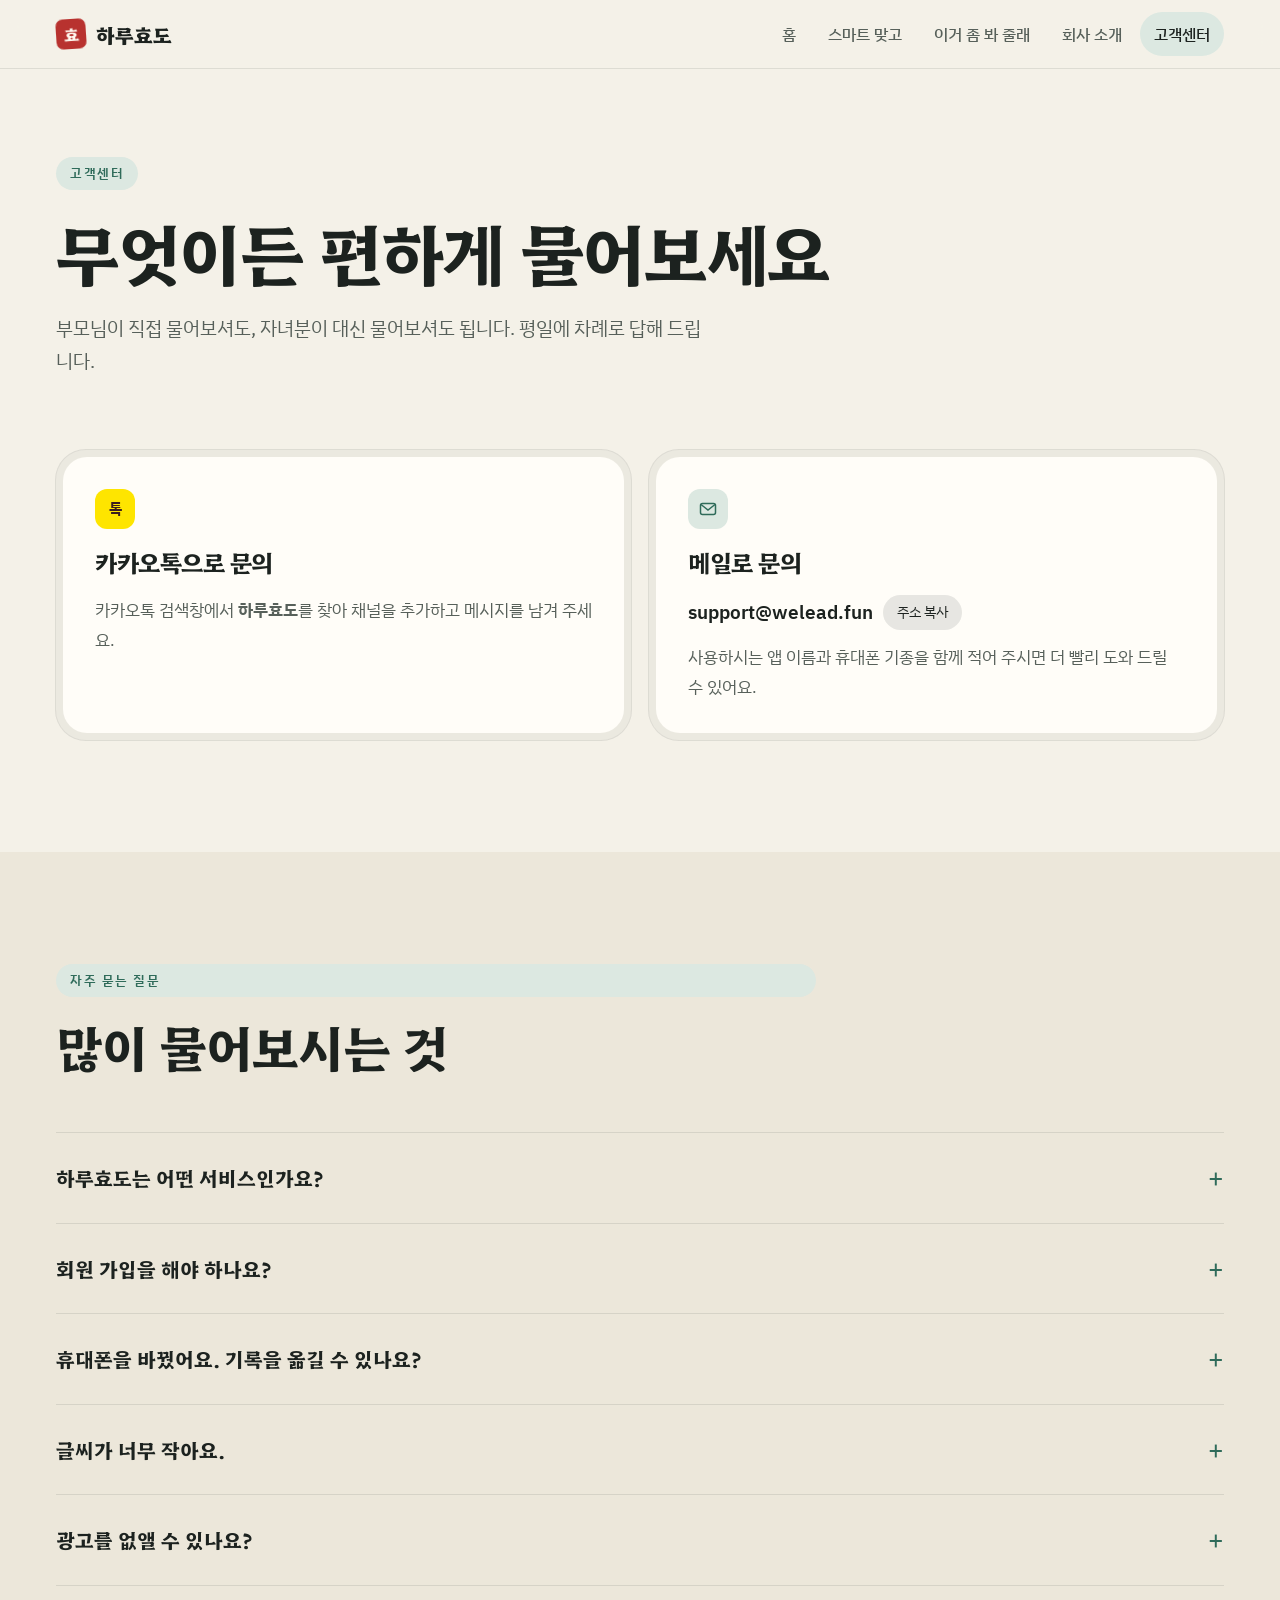
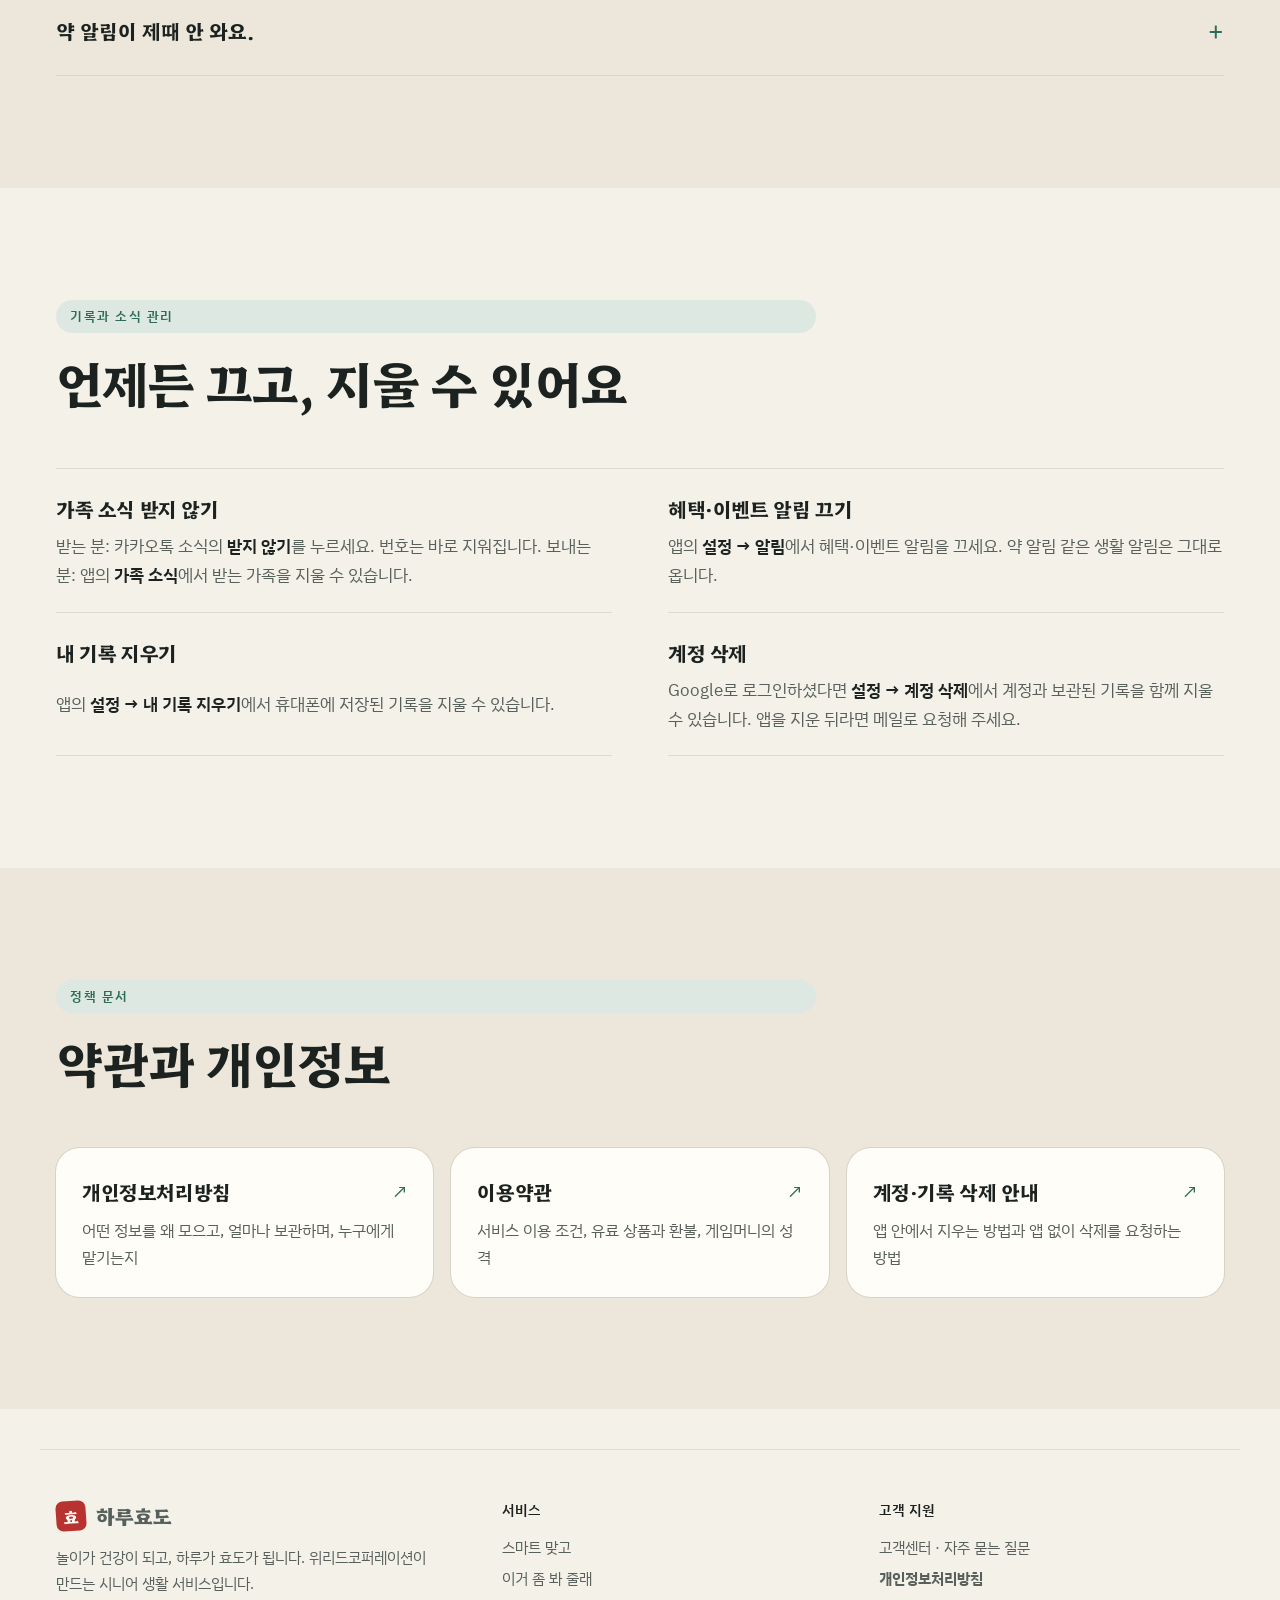
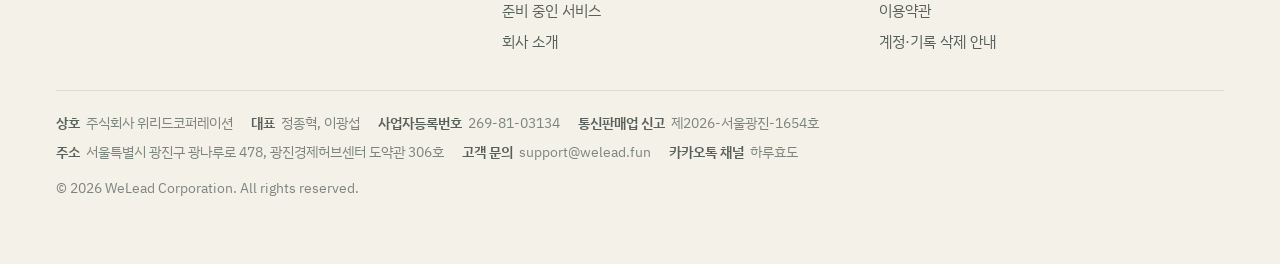
<file: support.html>
<!doctype html>
<html lang="ko">
<head>
<meta charset="utf-8">
<meta name="viewport" content="width=device-width,initial-scale=1,viewport-fit=cover">
<title>고객센터 · 하루효도</title>
<link rel="preconnect" href="https://fonts.googleapis.com">
<link rel="preconnect" href="https://fonts.gstatic.com" crossorigin>
<link rel="stylesheet" href="https://fonts.googleapis.com/css2?family=Hahmlet:wght@300;500;700;800&family=IBM+Plex+Sans+KR:wght@400;500;600;700&display=swap">
<link rel="stylesheet" href="site.css">
<style>
:root { padding-top: env(safe-area-inset-top, 0px); padding-bottom: env(safe-area-inset-bottom, 0px); }
[hidden] { display: none !important; }
/* 고객센터: 문의 길 두 개(메일·카카오톡) → 자주 묻는 질문 → 정책 문서 → 기록·소식 끄는 법 */
.ways { display: grid; grid-template-columns: repeat(2, minmax(0, 1fr)); gap: 18px; }
.ways .core { display: grid; gap: 12px; align-content: start; padding: 32px; }
.ways h3 { font-size: 24px; }
.ways p { color: var(--ink-2); }
.ways .copyline { font-size: 19px; }
.kakao-dot { width: 40px; height: 40px; border-radius: 12px; background: var(--kakao); color: var(--kakao-ink); display: grid; place-items: center; font-weight: 800; font-size: 15px; }
.mail-dot { width: 40px; height: 40px; border-radius: 12px; background: var(--jade-soft); color: var(--jade); display: grid; place-items: center; }
.mail-dot svg { width: 20px; height: 20px; }
.docs { display: grid; grid-template-columns: repeat(3, minmax(0, 1fr)); gap: 18px; }
.docs a { text-decoration: none; display: grid; gap: 8px; padding: 26px; border-radius: 24px; background: var(--sheet); box-shadow: 0 0 0 1px var(--hair); transition: transform 0.5s var(--ease), box-shadow 0.5s var(--ease); }
.docs a:hover { transform: translateY(-2px); box-shadow: 0 0 0 1px var(--hair), var(--shadow); }
.docs h3 { font-size: 20px; display: flex; justify-content: space-between; gap: 12px; }
.docs h3::after { content: "↗"; font-family: var(--body); color: var(--jade); font-weight: 400; }
.docs p { color: var(--ink-2); font-size: 15.5px; }
.steps { list-style: none; margin: 0; padding: 0; display: grid; grid-template-columns: repeat(2, minmax(0, 1fr)); gap: 0 56px; border-top: 1px solid var(--hair); }
.steps li { padding: 22px 0; border-bottom: 1px solid var(--hair); display: grid; gap: 6px; }
.steps h3 { font-size: 20px; }
.steps p { color: var(--ink-2); font-size: 16.5px; }
.steps .path { font-weight: 600; color: var(--ink); }
@media (max-width: 900px) {
  .ways, .steps { grid-template-columns: 1fr; }
  .docs { grid-template-columns: 1fr; }
}
</style>
</head>
<body>
<header class="top">
  <div class="wrap">
    <a class="logo" href="./"><span class="seal">효</span>하루효도</a>
    <nav class="menu" aria-label="주 메뉴">
      <a href="./">홈</a>
      <a href="smartmatgo.html">스마트 맞고</a>
      <a href="look.html">이거 좀 봐 줄래</a>
      <a href="about.html">회사 소개</a>
      <a href="support.html" aria-current="page">고객센터</a>
    </nav>
  </div>
</header>

<main>
  <div class="wrap page-head">
    <span class="eyebrow">고객센터</span>
    <h1>무엇이든 편하게 물어보세요</h1>
    <p class="lead">부모님이 직접 물어보셔도, 자녀분이 대신 물어보셔도 됩니다. 평일에 차례로 답해 드립니다.</p>
  </div>

  <section style="padding-top:48px">
    <div class="wrap ways reveal">
      <div class="shell"><div class="core">
        <span class="kakao-dot" aria-hidden="true">톡</span>
        <h3>카카오톡으로 문의</h3>
        <p>카카오톡 검색창에서 <b>하루효도</b>를 찾아 채널을 추가하고 메시지를 남겨 주세요.</p>
      </div></div>
      <div class="shell"><div class="core">
        <span class="mail-dot" aria-hidden="true"><svg viewBox="0 0 20 20" fill="none" stroke="currentColor" stroke-width="1.5"><rect x="2.5" y="4.5" width="15" height="11" rx="2"/><path d="m3 5.5 7 5.5 7-5.5"/></svg></span>
        <h3>메일로 문의</h3>
        <span class="copyline"><code>support@welead.fun</code><button type="button" data-copy="support@welead.fun">주소 복사</button></span>
        <p>사용하시는 앱 이름과 휴대폰 기종을 함께 적어 주시면 더 빨리 도와 드릴 수 있어요.</p>
      </div></div>
    </div>
  </section>

  <section class="tint">
    <div class="wrap">
      <div class="head reveal"><span class="eyebrow">자주 묻는 질문</span><h2>많이 물어보시는 것</h2></div>
      <div class="faq reveal">
        <details><summary>하루효도는 어떤 서비스인가요?</summary><p>부모님 세대를 위한 놀이·생활 앱 모음입니다. 첫 앱은 스마트 맞고이며, 앱에서 쌓인 걸음·두뇌 놀이·복약 기록을 가족에게 카카오톡으로 전해 드립니다.</p></details>
        <details><summary>회원 가입을 해야 하나요?</summary><p>아니요. 손님으로 바로 쓰실 수 있습니다. 기록을 보관하고 싶으시면 Google 계정으로 로그인하세요. 휴대폰을 바꿔도 기록을 이어 갈 수 있습니다.</p></details>
        <details><summary>휴대폰을 바꿨어요. 기록을 옮길 수 있나요?</summary><p>예전 휴대폰에서 Google 계정으로 로그인해 두셨다면, 새 휴대폰의 설정 → 기록 지키기에서 같은 계정으로 로그인하시고 "계정에 저장된 기록"을 고르시면 됩니다.</p></details>
        <details><summary>글씨가 너무 작아요.</summary><p>앱의 설정에서 글씨 크기를 세 단계 중에 고르실 수 있습니다. 처음 안내에서도 먼저 골라 드려요.</p></details>
        <details><summary>광고를 없앨 수 있나요?</summary><p>스마트 맞고 상점의 광고 제거 상품을 구입하시면 광고가 나오지 않습니다. 결제는 Google Play로 진행되고 환불도 Google Play 정책을 따릅니다.</p></details>
        <details><summary>약 알림이 제때 안 와요.</summary><p>휴대폰 설정에서 앱 알림이 켜져 있는지, 배터리 절약 모드가 앱을 막고 있지 않은지 확인해 주세요. 그래도 안 되면 휴대폰 기종을 적어 문의해 주세요.</p></details>
      </div>
    </div>
  </section>

  <section>
    <div class="wrap">
      <div class="head reveal"><span class="eyebrow">기록과 소식 관리</span><h2>언제든 끄고, 지울 수 있어요</h2></div>
      <ul class="steps reveal">
        <li><h3>가족 소식 받지 않기</h3><p>받는 분: 카카오톡 소식의 <span class="path">받지 않기</span>를 누르세요. 번호는 바로 지워집니다. 보내는 분: 앱의 <span class="path">가족 소식</span>에서 받는 가족을 지울 수 있습니다.</p></li>
        <li><h3>혜택·이벤트 알림 끄기</h3><p>앱의 <span class="path">설정 → 알림</span>에서 혜택·이벤트 알림을 끄세요. 약 알림 같은 생활 알림은 그대로 옵니다.</p></li>
        <li><h3>내 기록 지우기</h3><p>앱의 <span class="path">설정 → 내 기록 지우기</span>에서 휴대폰에 저장된 기록을 지울 수 있습니다.</p></li>
        <li><h3>계정 삭제</h3><p>Google로 로그인하셨다면 <span class="path">설정 → 계정 삭제</span>에서 계정과 보관된 기록을 함께 지울 수 있습니다. 앱을 지운 뒤라면 메일로 요청해 주세요.</p></li>
      </ul>
    </div>
  </section>

  <section class="tint">
    <div class="wrap">
      <div class="head reveal"><span class="eyebrow">정책 문서</span><h2>약관과 개인정보</h2></div>
      <div class="docs reveal">
        <a href="https://registr0716.github.io/smartmatgo/privacy.html" target="_blank" rel="noopener"><h3>개인정보처리방침</h3><p>어떤 정보를 왜 모으고, 얼마나 보관하며, 누구에게 맡기는지</p></a>
        <a href="https://registr0716.github.io/smartmatgo/terms.html" target="_blank" rel="noopener"><h3>이용약관</h3><p>서비스 이용 조건, 유료 상품과 환불, 게임머니의 성격</p></a>
        <a href="https://registr0716.github.io/smartmatgo/delete.html" target="_blank" rel="noopener"><h3>계정·기록 삭제 안내</h3><p>앱 안에서 지우는 방법과 앱 없이 삭제를 요청하는 방법</p></a>
      </div>
    </div>
  </section>
</main>

<footer class="wrap foot">
  <div class="cols">
    <div class="about"><a class="logo" href="./"><span class="seal">효</span>하루효도</a><p>놀이가 건강이 되고, 하루가 효도가 됩니다. 위리드코퍼레이션이 만드는 시니어 생활 서비스입니다.</p></div>
    <div><h4>서비스</h4><ul><li><a href="smartmatgo.html">스마트 맞고</a></li><li><a href="look.html">이거 좀 봐 줄래</a></li><li><a href="./#services">준비 중인 서비스</a></li><li><a href="about.html">회사 소개</a></li></ul></div>
    <div><h4>고객 지원</h4><ul><li><a href="support.html">고객센터 · 자주 묻는 질문</a></li><li><a href="https://registr0716.github.io/smartmatgo/privacy.html" target="_blank" rel="noopener"><b>개인정보처리방침</b></a></li><li><a href="https://registr0716.github.io/smartmatgo/terms.html" target="_blank" rel="noopener">이용약관</a></li><li><a href="https://registr0716.github.io/smartmatgo/delete.html" target="_blank" rel="noopener">계정·기록 삭제 안내</a></li></ul></div>
  </div>
  <div class="biz">
    <div class="row-b"><span><b>상호</b>주식회사 위리드코퍼레이션</span><span><b>대표</b>정종혁, 이광섭</span><span><b>사업자등록번호</b>269-81-03134</span><span><b>통신판매업 신고</b>제2026-서울광진-1654호</span></div>
    <div class="row-b"><span><b>주소</b>서울특별시 광진구 광나루로 478, 광진경제허브센터 도약관 306호</span><span><b>고객 문의</b>support@welead.fun</span><span><b>카카오톡 채널</b>하루효도</span></div>
    <span class="copy">© 2026 WeLead Corporation. All rights reserved.</span>
  </div>
</footer>
<script src="site.js"></script>
</body>
</html>
</file>
<file: site.css>
/* 하루효도 사이트 공통 스타일 — 모든 페이지가 읽는다.
   Layout: 한지 바탕 위 명조 큰 제목, 종이 카드는 역할이 있는 곳에만. 강조색은 단청 초록 하나, 낙관 빨강은 로고 도장에만. */
:root {
  --paper: #F4F1E8;
  --paper-2: #ECE7DA;
  --sheet: #FFFDF8;
  --ink: #1C221F;
  --ink-2: #57605A;
  --ink-3: #7C847E;
  --jade: #2F6B5A;
  --jade-soft: #DCE8E1;
  --seal: #B8322F;
  --seal-ink: #FFF8F0;
  --kakao: #FEE500;
  --kakao-ink: #3B1E1E;
  --kakao-bg: #B6CADB;
  --kakao-meta: #34465A;
  --hair: rgba(28, 34, 31, 0.10);
  --shadow: 0 30px 60px -30px rgba(47, 74, 61, 0.28);
  --display: "Hahmlet", "Nanum Myeongjo", "AppleMyungjo", serif;
  --body: "IBM Plex Sans KR", "Apple SD Gothic Neo", "Malgun Gothic", sans-serif;
  --ease: cubic-bezier(0.32, 0.72, 0, 1);
  --gutter-l: max(16px, env(safe-area-inset-left, 0px));
  --gutter-r: max(16px, env(safe-area-inset-right, 0px));
}
@media (prefers-color-scheme: dark) {
  :root:not([data-theme="light"]) {
    --paper: #121614; --paper-2: #181D1A; --sheet: #1C221F; --ink: #EDEAE1; --ink-2: #B4B9B3; --ink-3: #8C948D;
    --jade: #7FC2A8; --jade-soft: #22322B; --seal: #E2625C; --seal-ink: #1A0E0D; --hair: rgba(237, 234, 225, 0.12);
    --kakao-bg: #2A3742; --kakao-meta: #B9C8D6;
    --shadow: 0 30px 60px -30px rgba(0, 0, 0, 0.6); color-scheme: dark;
  }
}
:root[data-theme="dark"] {
  --paper: #121614; --paper-2: #181D1A; --sheet: #1C221F; --ink: #EDEAE1; --ink-2: #B4B9B3; --ink-3: #8C948D;
  --jade: #7FC2A8; --jade-soft: #22322B; --seal: #E2625C; --seal-ink: #1A0E0D; --hair: rgba(237, 234, 225, 0.12);
  --kakao-bg: #2A3742; --kakao-meta: #B9C8D6;
  --shadow: 0 30px 60px -30px rgba(0, 0, 0, 0.6); color-scheme: dark;
}

* { box-sizing: border-box; }
html { scroll-behavior: smooth; }
body { margin: 0; background: var(--paper); color: var(--ink); font-family: var(--body); font-size: 17px; line-height: 1.75; -webkit-font-smoothing: antialiased; }
img { max-width: 100%; display: block; }
a { color: inherit; }
:focus-visible { outline: 2px solid var(--jade); outline-offset: 4px; border-radius: 10px; }
h1, h2, h3 { font-family: var(--display); font-weight: 700; margin: 0; text-wrap: balance; letter-spacing: -0.02em; }
p { margin: 0; }
.wrap { max-width: 1200px; margin: 0 auto; padding-left: var(--gutter-l); padding-right: var(--gutter-r); }
.muted { color: var(--ink-2); }
.eyebrow { display: inline-flex; align-items: center; gap: 8px; padding: 5px 14px; border-radius: 999px; background: var(--jade-soft); color: var(--jade); font-size: 13px; font-weight: 600; letter-spacing: 0.12em; }

/* 머리 줄 */
.top { position: sticky; top: env(safe-area-inset-top, 0px); z-index: 10; background: color-mix(in srgb, var(--paper) 86%, transparent); backdrop-filter: blur(14px); -webkit-backdrop-filter: blur(14px); border-bottom: 1px solid var(--hair); }
.top .wrap { display: flex; align-items: center; gap: 20px; min-height: 68px; }
.logo { display: inline-flex; align-items: center; gap: 10px; text-decoration: none; font-family: var(--display); font-weight: 800; font-size: 20px; white-space: nowrap; }
.seal { width: 30px; height: 30px; border-radius: 7px; background: var(--seal); color: var(--seal-ink); display: grid; place-items: center; font-size: 16px; font-weight: 800; transform: rotate(-4deg); }
.menu { display: flex; gap: 4px; margin-left: auto; }
.menu a { text-decoration: none; font-size: 16px; font-weight: 500; color: var(--ink-2); padding: 8px 14px; border-radius: 999px; white-space: nowrap; transition: background 0.4s var(--ease), color 0.4s var(--ease); }
.menu a:hover { background: var(--hair); color: var(--ink); }
.menu a[aria-current="page"] { color: var(--ink); background: var(--jade-soft); }

/* 버튼 */
.btn { display: inline-flex; align-items: center; gap: 12px; padding: 8px 8px 8px 22px; border-radius: 999px; text-decoration: none; font-weight: 600; font-size: 16.5px; border: 0; cursor: pointer; font-family: inherit; transition: transform 0.5s var(--ease); }
.btn:active { transform: scale(0.98); }
.btn .dot { width: 38px; height: 38px; border-radius: 50%; display: grid; place-items: center; transition: transform 0.5s var(--ease); }
.btn:hover .dot { transform: translate(3px, -2px); }
.btn.solid { background: var(--ink); color: var(--paper); }
.btn.solid .dot { background: color-mix(in srgb, var(--paper) 16%, transparent); }
.btn.line { background: transparent; color: var(--ink); box-shadow: inset 0 0 0 1px color-mix(in srgb, var(--ink) 20%, transparent); }
.btn.line .dot { background: var(--hair); }
.btn svg { width: 14px; height: 14px; }

/* 구역 */
section { padding-block: 112px; }
section.tint { background: var(--paper-2); }
.head { display: grid; gap: 18px; max-width: 760px; margin-bottom: 56px; }
.head h2 { font-size: clamp(30px, 4vw, 50px); line-height: 1.22; }
.head p { font-size: 18.5px; color: var(--ink-2); max-width: 36em; }
.page-head { padding-block: 88px 24px; }
.page-head h1 { font-size: clamp(38px, 5.4vw, 68px); line-height: 1.15; margin-top: 22px; }
.page-head .lead { margin-top: 22px; font-size: 19px; color: var(--ink-2); max-width: 34em; }

/* 카드 껍데기: 역할이 있는 덩어리에만 */
.shell { padding: 7px; border-radius: 30px; background: color-mix(in srgb, var(--ink) 4%, transparent); box-shadow: 0 0 0 1px var(--hair); }
.shell > .core { height: 100%; border-radius: 24px; background: var(--sheet); padding: 30px; }
.pill { display: inline-flex; padding: 3px 12px; border-radius: 999px; font-size: 13px; font-weight: 600; background: var(--jade-soft); color: var(--jade); width: max-content; }
.pill.wait { background: var(--hair); color: var(--ink-2); }

/* 카카오톡 말풍선 */
.kakao-bg { background: var(--kakao-bg); border-radius: 20px; padding: 18px; display: grid; gap: 10px; }
.kakao-bg .meta { font-size: 12.5px; color: var(--kakao-meta); font-weight: 600; }
.bubble { background: var(--kakao); color: var(--kakao-ink); border-radius: 4px 16px 16px 16px; padding: 14px 16px; font-size: 15px; line-height: 1.65; max-width: 94%; }
.bubble b { display: block; margin-bottom: 4px; }
.reply { justify-self: end; background: var(--sheet); color: var(--ink); border-radius: 16px 4px 16px 16px; padding: 12px 16px; font-size: 15px; box-shadow: 0 0 0 1px var(--hair); max-width: 80%; }

/* 줄 목록 */
.lines { list-style: none; padding: 0; margin: 0; border-top: 1px solid var(--hair); }
.lines li { display: flex; justify-content: space-between; gap: 16px; padding: 14px 0; border-bottom: 1px solid var(--hair); font-size: 16.5px; }
.lines li span { color: var(--ink-3); font-size: 15px; text-align: right; }

/* 자주 묻는 질문 */
.faq { border-top: 1px solid var(--hair); }
.faq details { border-bottom: 1px solid var(--hair); }
.faq summary { list-style: none; cursor: pointer; display: flex; justify-content: space-between; gap: 16px; align-items: center; padding: 22px 0; font-family: var(--display); font-size: 20px; font-weight: 700; }
.faq summary::-webkit-details-marker { display: none; }
.faq summary::after { content: "+"; font-family: var(--body); font-weight: 400; font-size: 26px; color: var(--jade); transition: transform 0.4s var(--ease); }
.faq details[open] summary::after { transform: rotate(45deg); }
.faq details p { padding: 0 0 24px; color: var(--ink-2); max-width: 44em; }

/* 맺음 띠 */
.closing { background: var(--ink); color: var(--paper); border-radius: 30px; padding: 64px 48px; display: grid; grid-template-columns: 1.3fr 0.7fr; gap: 32px; align-items: end; }
.closing h2 { font-size: clamp(28px, 3.6vw, 46px); line-height: 1.25; }
.closing p { color: color-mix(in srgb, var(--paper) 74%, transparent); margin-top: 16px; }
.closing .btn.solid { background: var(--paper); color: var(--ink); justify-self: end; }
.closing .btn.solid .dot { background: color-mix(in srgb, var(--ink) 10%, transparent); }

/* 복사 줄 */
.copyline { display: inline-flex; align-items: center; gap: 10px; flex-wrap: wrap; }
.copyline code { font-family: var(--body); font-weight: 600; user-select: all; }
.copyline button { font: inherit; font-size: 14px; padding: 5px 14px; border-radius: 999px; border: 0; background: var(--hair); color: inherit; cursor: pointer; }
.closing .copyline button { background: color-mix(in srgb, var(--paper) 16%, transparent); }

/* 바닥글: 회사 정보 */
.foot { border-top: 1px solid var(--hair); padding-block: 48px 64px; margin-top: 40px; font-size: 14.5px; color: var(--ink-2); }
.foot .cols { display: grid; grid-template-columns: 1.2fr 1fr 1fr; gap: 32px; }
.foot .cols > * { min-width: 0; }
.foot h4 { margin: 0 0 12px; font-size: 14px; font-weight: 600; color: var(--ink); letter-spacing: 0.08em; }
.foot ul { list-style: none; margin: 0; padding: 0; display: grid; gap: 6px; }
.foot a { text-decoration: none; }
.foot a:hover { color: var(--ink); text-decoration: underline; }
.foot .about p { margin-top: 12px; max-width: 26em; }
.biz { margin-top: 36px; padding-top: 20px; border-top: 1px solid var(--hair); display: grid; gap: 4px; font-size: 13.5px; line-height: 1.8; color: var(--ink-3); }
.biz .row-b { display: flex; flex-wrap: wrap; gap: 2px 18px; }
.biz b { font-weight: 600; color: var(--ink-2); margin-right: 6px; }
.biz .copy { margin-top: 8px; }

/* 스크롤 등장: 보이는 상태가 기본, 아래 요소만 살짝 올라온다 */
.reveal { transition: opacity 0.9s var(--ease), transform 0.9s var(--ease); }
.reveal.pending { opacity: 0.4; transform: translateY(24px); }
@media (prefers-reduced-motion: reduce) { .reveal, .reveal.pending { opacity: 1; transform: none; transition: none; } html { scroll-behavior: auto; } }

@media (max-width: 900px) {
  .closing { grid-template-columns: 1fr; padding: 44px 28px; }
  .closing .btn.solid { justify-self: start; }
  .foot .cols { grid-template-columns: 1fr 1fr; }
  .foot .about { grid-column: 1 / -1; }
}
@media (max-width: 720px) {
  body { font-size: 16.5px; }
  .top .wrap { flex-wrap: wrap; gap: 0; min-height: 0; padding-block: 10px 4px; }
  .menu { margin-left: 0; width: 100%; overflow-x: auto; padding-block: 6px; scrollbar-width: none; }
  .menu::-webkit-scrollbar { display: none; }
  .menu a { padding: 6px 12px; font-size: 15.5px; }
  section { padding-block: 80px; }
  .page-head { padding-block: 56px 8px; }
  .shell > .core { padding: 24px; }
  .lines li { flex-direction: column; gap: 2px; }
  .lines li span { text-align: left; }
}
</file>
